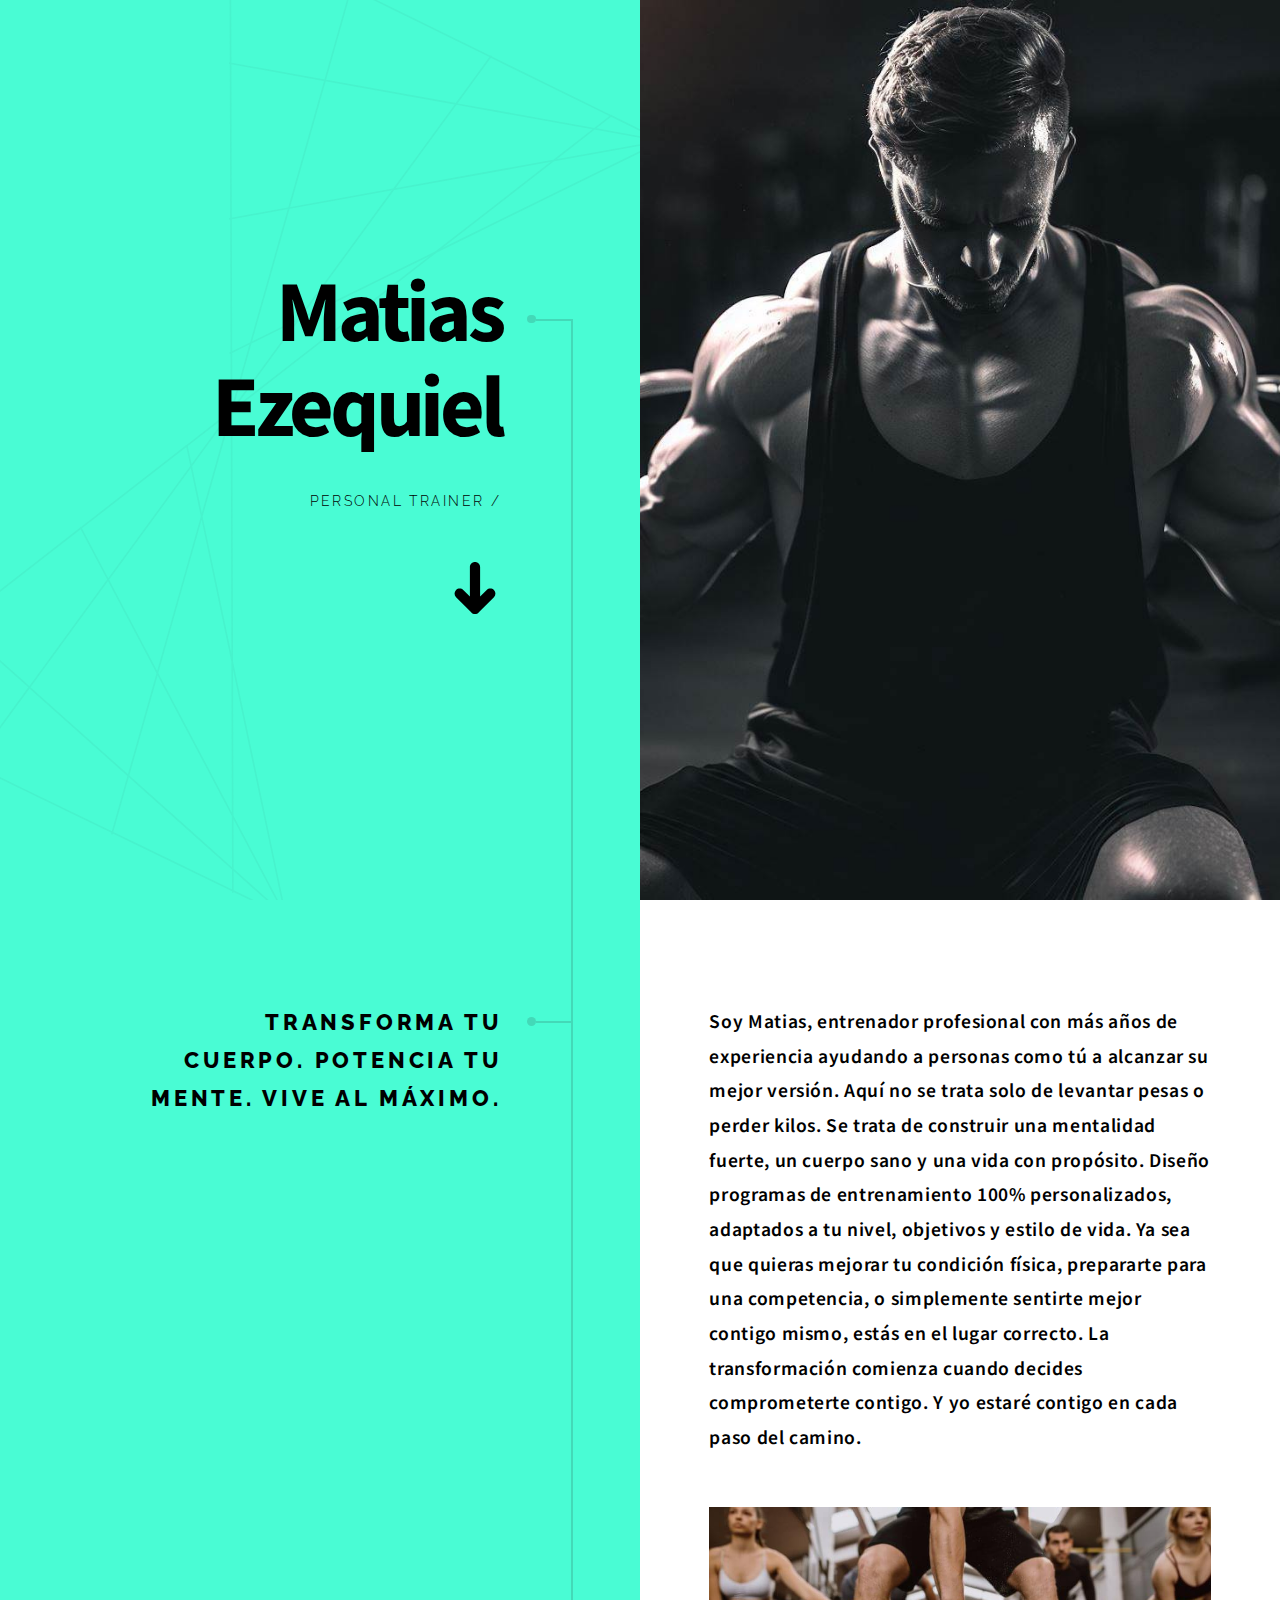
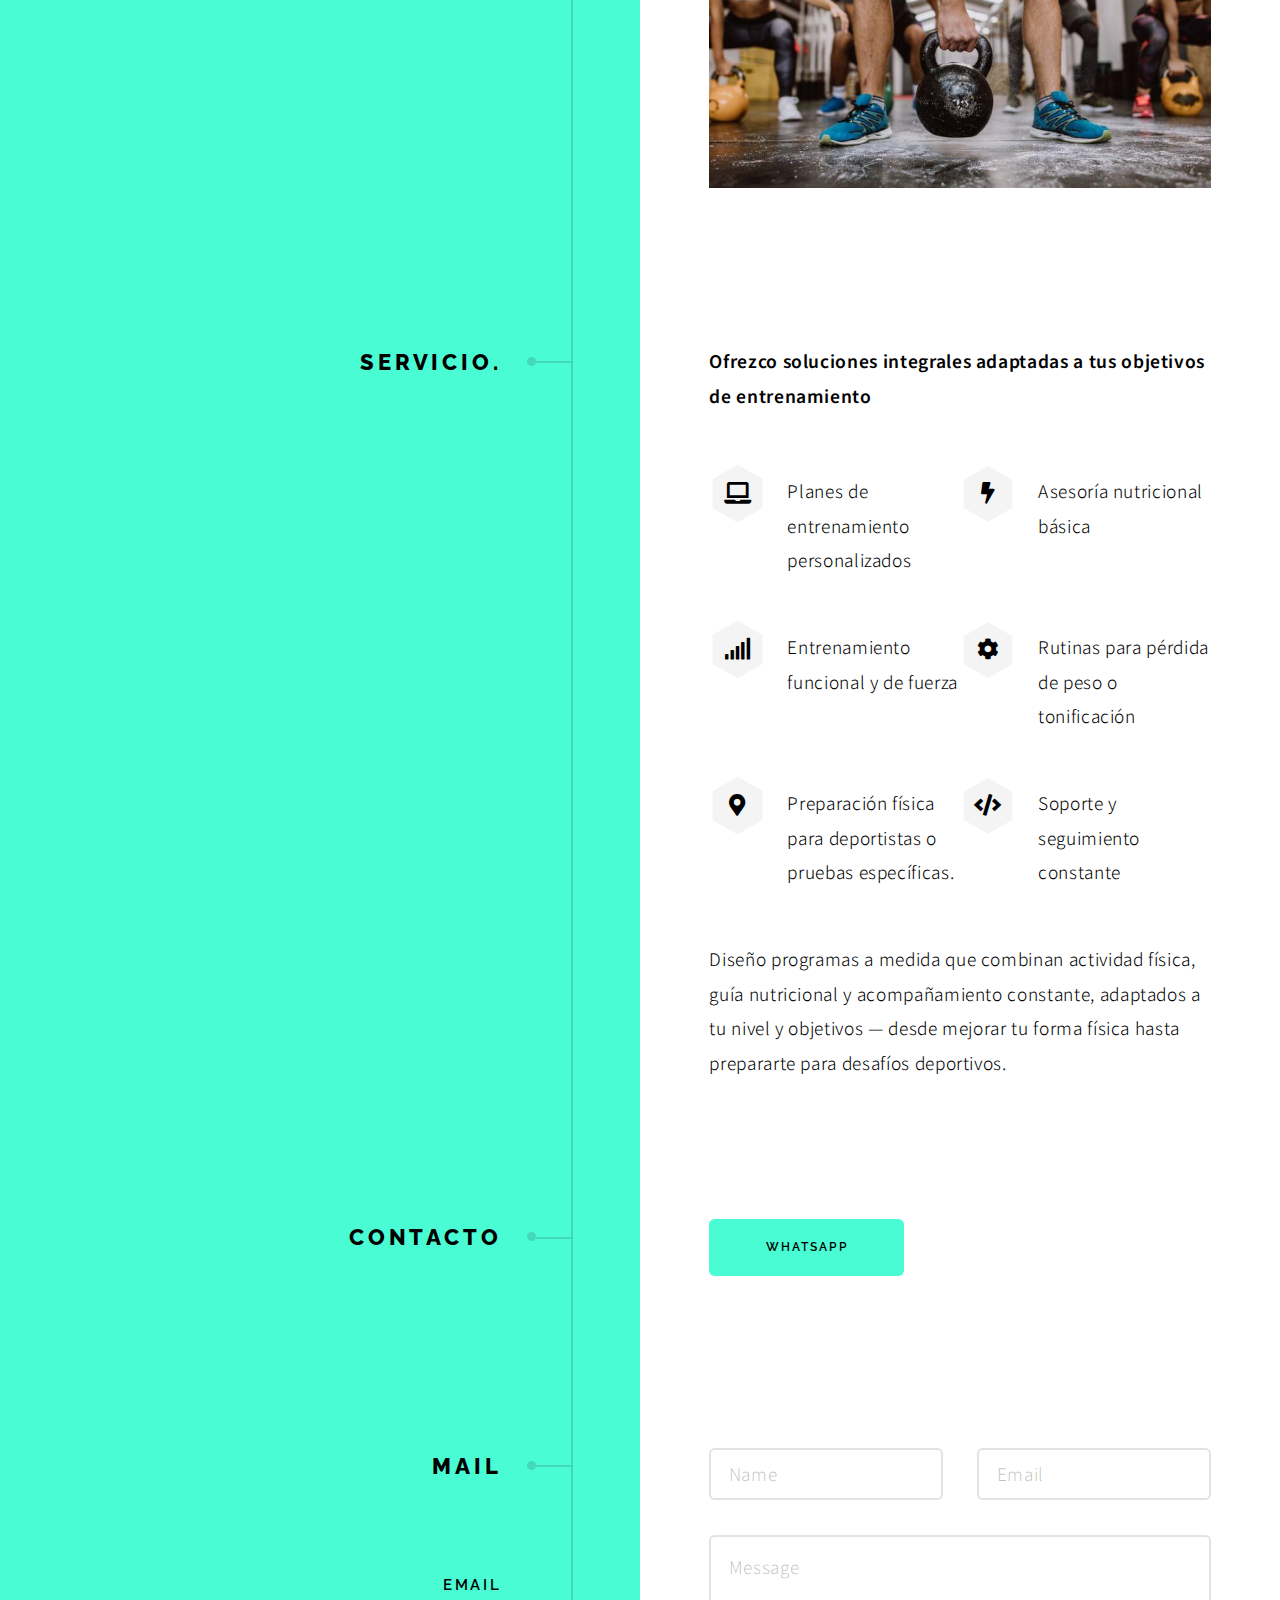
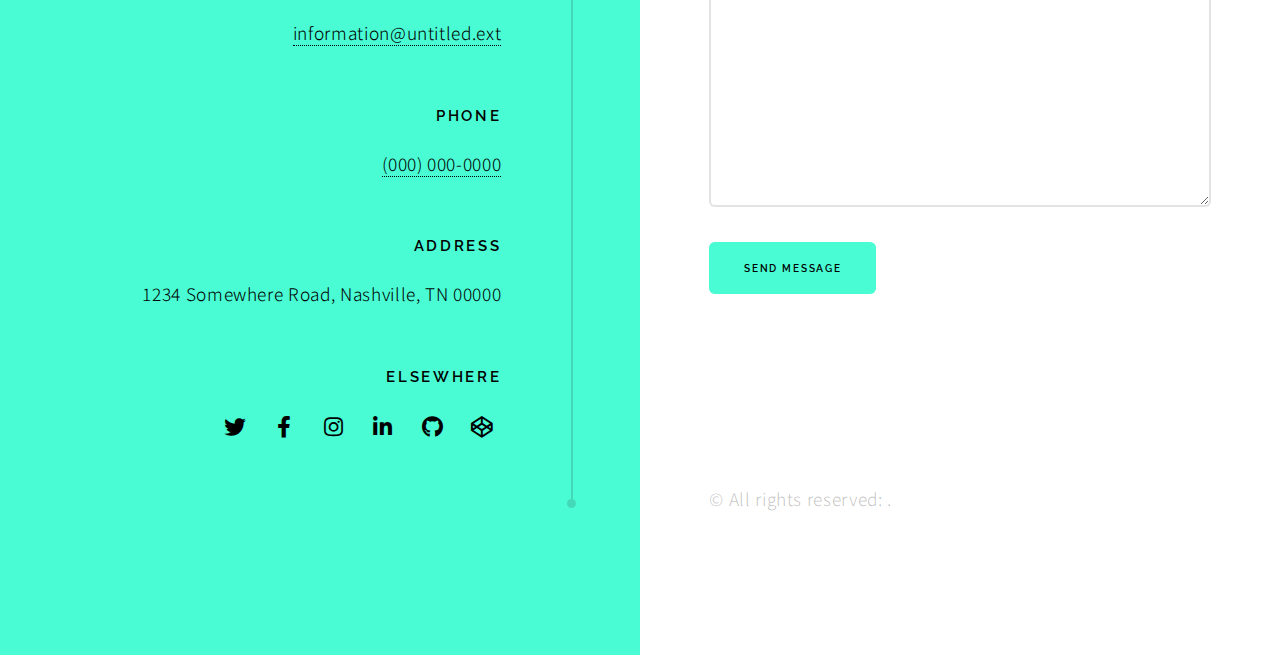
<file: index.html>
<!DOCTYPE HTML>
<!--
	Paradigm Shift by HTML5 UP
	html5up.net | @ajlkn
	Free for personal and commercial use under the CCA 3.0 license (html5up.net/license)
-->
<html>
	<head>
		<title>Matias Ezequiel</title>
		<meta charset="utf-8" />
		<meta name="viewport" content="width=device-width, initial-scale=1, user-scalable=no" />
		<meta name="description" content="" />
		<meta name="keywords" content="" />
		<link rel="stylesheet" href="assets/css/main.css" />
		<link href="https://fonts.googleapis.com/css2?family=Noto+Sans+JP&display=swap" rel="stylesheet">

	</head>
	<body class="is-preload">

		<!-- Wrapper -->
			<div id="wrapper">

				<!-- Intro -->
					<section class="intro">
						<header>
							<h1>Matias Ezequiel</h1>
							<p>Personal Trainer <a href="https://twitter.com/ajlkn"></a> / <a href="https://html5up.net"></a></p>
							<ul class="actions">
								<li><a href="#first" class="arrow scrolly"><span class="label"></span></a></li>
							</ul>
						</header>
						<div class="content">
							<span class="image fill" data-position="center"><img src="images/pic01.jpg" alt="" /></span>
						</div>
					</section>

				<!-- Section -->
					<section id="first">
						<header>
							<h2>Transforma tu cuerpo. Potencia tu mente. Vive al máximo.</h2>
						</header>
						<div class="content">
							<p><strong>Soy Matias, entrenador profesional con más años de experiencia ayudando a personas como tú a alcanzar su mejor versión. Aquí no se trata solo de levantar pesas o perder kilos. Se trata de construir una mentalidad fuerte, un cuerpo sano y una vida con propósito.

Diseño programas de entrenamiento 100% personalizados, adaptados a tu nivel, objetivos y estilo de vida. Ya sea que quieras mejorar tu condición física, prepararte para una competencia, o simplemente sentirte mejor contigo mismo, estás en el lugar correcto.

La transformación comienza cuando decides comprometerte contigo.
Y yo estaré contigo en cada paso del camino.</strong> </p>
							<span class="image main"><img src="images/pic02.jpg" alt="" /></span>
						</div>
					</section>

				<!-- Section -->
					<section>
						<header>
							<h2>Servicio.</h2>
						</header>
						<div class="content">
							<p><strong>Ofrezco soluciones integrales adaptadas a tus objetivos de entrenamiento</strong> </p>
							<ul class="feature-icons">
								<li class="icon solid fa-laptop">Planes de entrenamiento personalizados</li>
								<li class="icon solid fa-bolt">Asesoría nutricional básica</li>
								<li class="icon solid fa-signal">Entrenamiento funcional y de fuerza</li>
								<li class="icon solid fa-cog">Rutinas para pérdida de peso o tonificación</li>
								<li class="icon solid fa-map-marker-alt">Preparación física para deportistas o pruebas específicas.</li>
								<li class="icon solid fa-code">Soporte y seguimiento constante</li>
							</ul>
							<p>Diseño programas a medida que combinan actividad física, guía nutricional y acompañamiento constante, adaptados a tu nivel y objetivos — desde mejorar tu forma física hasta prepararte para desafíos deportivos.</p>
						</div>
					</section>

					</section>

				<!-- Section -->
					<section>
						<header>
							<h2>Contacto</h2>
						</header>
						<div class="content">
							
							<ul class="actions">
								<li><a href="#" class="button primary large">Whatsapp</a></li>
							
							</ul>
						</div>
					</section>

				<!-- Elements -->
				<!--
					<section>
						<header>
							<h2>Elements</h2>
						</header>
						<div class="content">

							<section>
								<header>
									<h3>Text</h3>
								</header>
								<div class="content">
									<p>This is <b>bold</b> and this is <strong>strong</strong>. This is <i>italic</i> and this is <em>emphasized</em>.
									This is <sup>superscript</sup> text and this is <sub>subscript</sub> text.
									This is <u>underlined</u> and this is code: <code>for (;;) { ... }</code>. Finally, <a href="#">this is a link</a>.</p>
									<hr />
									<h2>Heading Level 2</h2>
									<h3>Heading Level 3</h3>
									<h4>Heading Level 4</h4>
									<h5>Heading Level 5</h5>
									<hr />
									<h5>Blockquote</h5>
									<blockquote>Fringilla nisl. Donec accumsan interdum nisi, quis tincidunt felis sagittis eget tempus euismod. Vestibulum ante ipsum primis in faucibus vestibulum. Blandit adipiscing eu felis iaculis volutpat ac adipiscing accumsan faucibus. Vestibulum ante ipsum primis in faucibus lorem ipsum dolor sit amet nullam adipiscing eu felis.</blockquote>
									<h5>Preformatted</h5>
									<pre><code>i = 0;

while (!deck.isInOrder()) {
  print 'Iteration ' + i;
  deck.shuffle();
  i++;
}

print 'Sorted in ' + i + ' iterations.';</code></pre>
								</div>
							</section>

							<section>
								<header>
									<h3>Lists</h3>
								</header>
								<div class="content">

									<h4>Unordered</h4>
									<ul>
										<li>Dolor pulvinar etiam.</li>
										<li>Sagittis adipiscing.</li>
										<li>Felis enim feugiat.</li>
									</ul>

									<h4>Alternate</h4>
									<ul class="alt">
										<li>Dolor pulvinar etiam.</li>
										<li>Sagittis adipiscing.</li>
										<li>Felis enim feugiat.</li>
									</ul>

									<h4>Ordered</h4>
									<ol>
										<li>Dolor pulvinar etiam.</li>
										<li>Etiam vel felis viverra.</li>
										<li>Felis enim feugiat.</li>
										<li>Dolor pulvinar etiam.</li>
										<li>Etiam vel felis lorem.</li>
										<li>Felis enim et feugiat.</li>
									</ol>
									<h4>Icons</h4>
									<ul class="icons">
										<li><a href="#" class="icon brands fa-twitter"><span class="label">Twitter</span></a></li>
										<li><a href="#" class="icon brands fa-facebook-f"><span class="label">Facebook</span></a></li>
										<li><a href="#" class="icon brands fa-instagram"><span class="label">Instagram</span></a></li>
										<li><a href="#" class="icon brands fa-github"><span class="label">Github</span></a></li>
									</ul>

									<h4>Actions</h4>
									<ul class="actions">
										<li><a href="#" class="button primary">Default</a></li>
										<li><a href="#" class="button">Default</a></li>
									</ul>
									<ul class="actions stacked">
										<li><a href="#" class="button primary">Default</a></li>
										<li><a href="#" class="button">Default</a></li>
									</ul>
								</div>
							</section>

							<section>
								<header>
									<h3>Table</h3>
								</header>
								<div class="content">
									<h4>Default</h4>
									<div class="table-wrapper">
										<table>
											<thead>
												<tr>
													<th>Name</th>
													<th>Description</th>
													<th>Price</th>
												</tr>
											</thead>
											<tbody>
												<tr>
													<td>Item One</td>
													<td>Ante turpis integer aliquet porttitor.</td>
													<td>29.99</td>
												</tr>
												<tr>
													<td>Item Two</td>
													<td>Vis ac commodo adipiscing arcu aliquet.</td>
													<td>19.99</td>
												</tr>
												<tr>
													<td>Item Three</td>
													<td> Morbi faucibus arcu accumsan lorem.</td>
													<td>29.99</td>
												</tr>
												<tr>
													<td>Item Four</td>
													<td>Vitae integer tempus condimentum.</td>
													<td>19.99</td>
												</tr>
												<tr>
													<td>Item Five</td>
													<td>Ante turpis integer aliquet porttitor.</td>
													<td>29.99</td>
												</tr>
											</tbody>
											<tfoot>
												<tr>
													<td colspan="2"></td>
													<td>100.00</td>
												</tr>
											</tfoot>
										</table>
									</div>

									<h4>Alternate</h4>
									<div class="table-wrapper">
										<table class="alt">
											<thead>
												<tr>
													<th>Name</th>
													<th>Description</th>
													<th>Price</th>
												</tr>
											</thead>
											<tbody>
												<tr>
													<td>Item One</td>
													<td>Ante turpis integer aliquet porttitor.</td>
													<td>29.99</td>
												</tr>
												<tr>
													<td>Item Two</td>
													<td>Vis ac commodo adipiscing arcu aliquet.</td>
													<td>19.99</td>
												</tr>
												<tr>
													<td>Item Three</td>
													<td> Morbi faucibus arcu accumsan lorem.</td>
													<td>29.99</td>
												</tr>
												<tr>
													<td>Item Four</td>
													<td>Vitae integer tempus condimentum.</td>
													<td>19.99</td>
												</tr>
												<tr>
													<td>Item Five</td>
													<td>Ante turpis integer aliquet porttitor.</td>
													<td>29.99</td>
												</tr>
											</tbody>
											<tfoot>
												<tr>
													<td colspan="2"></td>
													<td>100.00</td>
												</tr>
											</tfoot>
										</table>
									</div>
								</div>
							</section>

							<section>
								<header>
									<h3>Buttons</h3>
								</header>
								<div class="content">
									<ul class="actions">
										<li><a href="#" class="button primary">Primary</a></li>
										<li><a href="#" class="button">Default</a></li>
									</ul>
									<ul class="actions">
										<li><a href="#" class="button large">Large</a></li>
										<li><a href="#" class="button">Default</a></li>
										<li><a href="#" class="button small">Small</a></li>
									</ul>
									<ul class="actions">
										<li><a href="#" class="button primary icon solid fa-download">Icon</a></li>
										<li><a href="#" class="button icon solid fa-download">Icon</a></li>
									</ul>
									<ul class="actions">
										<li><span class="button primary disabled">Disabled</span></li>
										<li><span class="button disabled">Disabled</span></li>
									</ul>
								</div>
							</section>

							<section>
								<header>
									<h3>Form</h3>
								</header>
								<div class="content">
									<form method="post" action="#">
										<div class="fields">
											<div class="field half">
												<label for="demo-name">Name</label>
												<input type="text" name="demo-name" id="demo-name" value="" placeholder="Jane Doe" />
											</div>
											<div class="field half">
												<label for="demo-email">Email</label>
												<input type="email" name="demo-email" id="demo-email" value="" placeholder="jane@untitled.tld" />
											</div>
											<div class="field">
												<label for="demo-category">Category</label>
												<select name="demo-category" id="demo-category">
													<option value="">-</option>
													<option value="1">Manufacturing</option>
													<option value="1">Shipping</option>
													<option value="1">Administration</option>
													<option value="1">Human Resources</option>
												</select>
											</div>
											<div class="field half">
												<input type="radio" id="demo-priority-low" name="demo-priority" checked>
												<label for="demo-priority-low">Low</label>
											</div>
											<div class="field half">
												<input type="radio" id="demo-priority-high" name="demo-priority">
												<label for="demo-priority-high">High</label>
											</div>
											<div class="field half">
												<input type="checkbox" id="demo-copy" name="demo-copy">
												<label for="demo-copy">Email me a copy</label>
											</div>
											<div class="field half">
												<input type="checkbox" id="demo-human" name="demo-human" checked>
												<label for="demo-human">Not a robot</label>
											</div>
											<div class="field">
												<label for="demo-message">Message</label>
												<textarea name="demo-message" id="demo-message" placeholder="Enter your message" rows="6"></textarea>
											</div>
										</div>
										<ul class="actions">
											<li><input type="submit" value="Send Message" class="primary" /></li>
											<li><input type="reset" value="Reset" /></li>
										</ul>
									</form>
								</div>
							</section>

						</div>
					</section>
				-->

				<!-- Section -->
					<section>
						<header>
							<h2>Mail</h2>
						</header>
						<div class="content">
						
							<form>
								<div class="fields">
									<div class="field half">
										<input type="text" name="name" id="name" placeholder="Name" />
									</div>
									<div class="field half">
										<input type="email" name="email" id="email" placeholder="Email" />
									</div>
									<div class="field">
										<textarea name="message" id="message" placeholder="Message" rows="7"></textarea>
									</div>
								</div>
								<ul class="actions">
									<li><input type="submit" value="Send Message" class="button primary" /></li>
								</ul>
							</form>
						</div>
						<footer>
							<ul class="items">
								<li>
									<h3>Email</h3>
									<a href="#">information@untitled.ext</a>
								</li>
								<li>
									<h3>Phone</h3>
									<a href="#">(000) 000-0000</a>
								</li>
								<li>
									<h3>Address</h3>
									<span>1234 Somewhere Road, Nashville, TN 00000</span>
								</li>
								<li>
									<h3>Elsewhere</h3>
									<ul class="icons">
										<li><a href="#" class="icon brands fa-twitter"><span class="label">Twitter</span></a></li>
										<li><a href="#" class="icon brands fa-facebook-f"><span class="label">Facebook</span></a></li>
										<li><a href="#" class="icon brands fa-instagram"><span class="label">Instagram</span></a></li>
										<li><a href="#" class="icon brands fa-linkedin-in"><span class="label">LinkedIn</span></a></li>
										<li><a href="#" class="icon brands fa-github"><span class="label">GitHub</span></a></li>
										<li><a href="#" class="icon brands fa-codepen"><span class="label">Codepen</span></a></li>
									</ul>
								</li>
							</ul>
						</footer>
					</section>

				<!-- Copyright -->
					<div class="copyright">&copy; All rights reserved: <a href="https://html5up.net"></a>.</div>

			</div>

		<!-- Scripts -->
			<script src="assets/js/jquery.min.js"></script>
			<script src="assets/js/jquery.scrolly.min.js"></script>
			<script src="assets/js/browser.min.js"></script>
			<script src="assets/js/breakpoints.min.js"></script>
			<script src="assets/js/util.js"></script>
			<script src="assets/js/main.js"></script>

	</body>

</html>
</file>
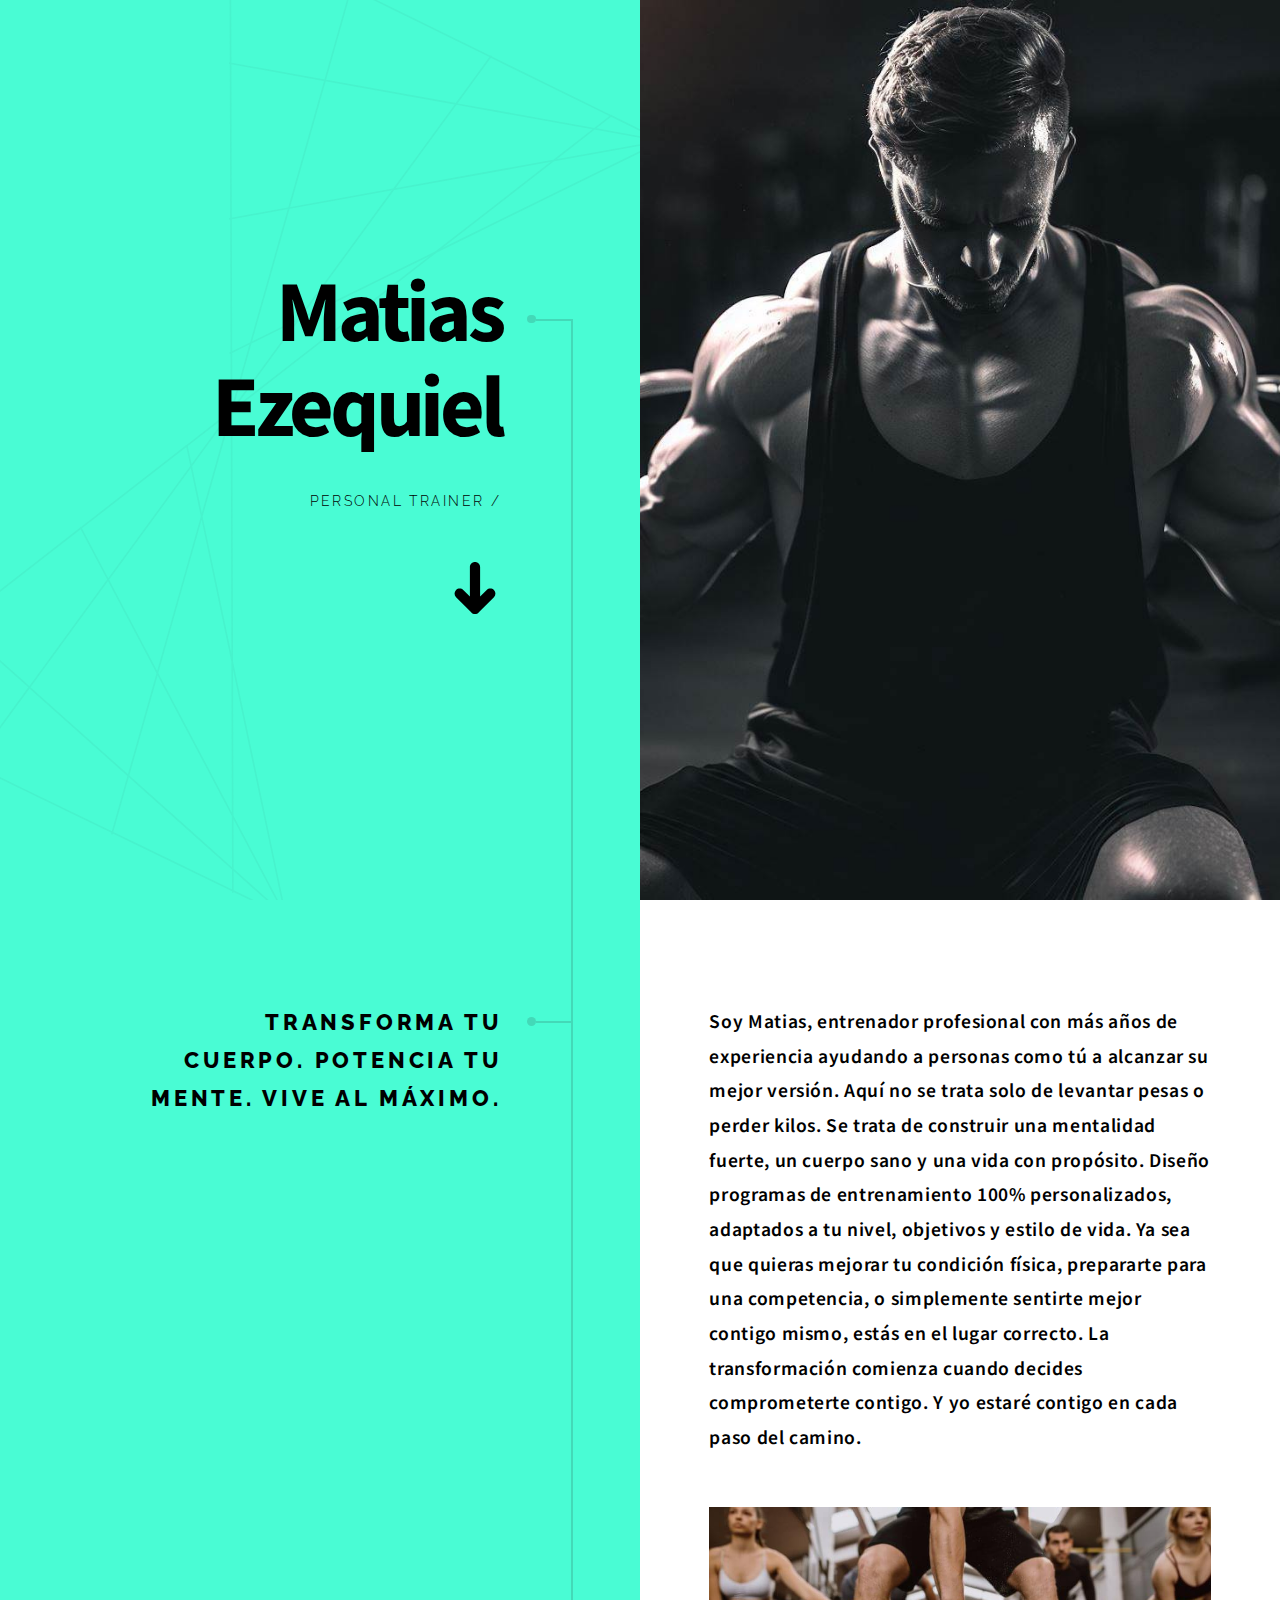
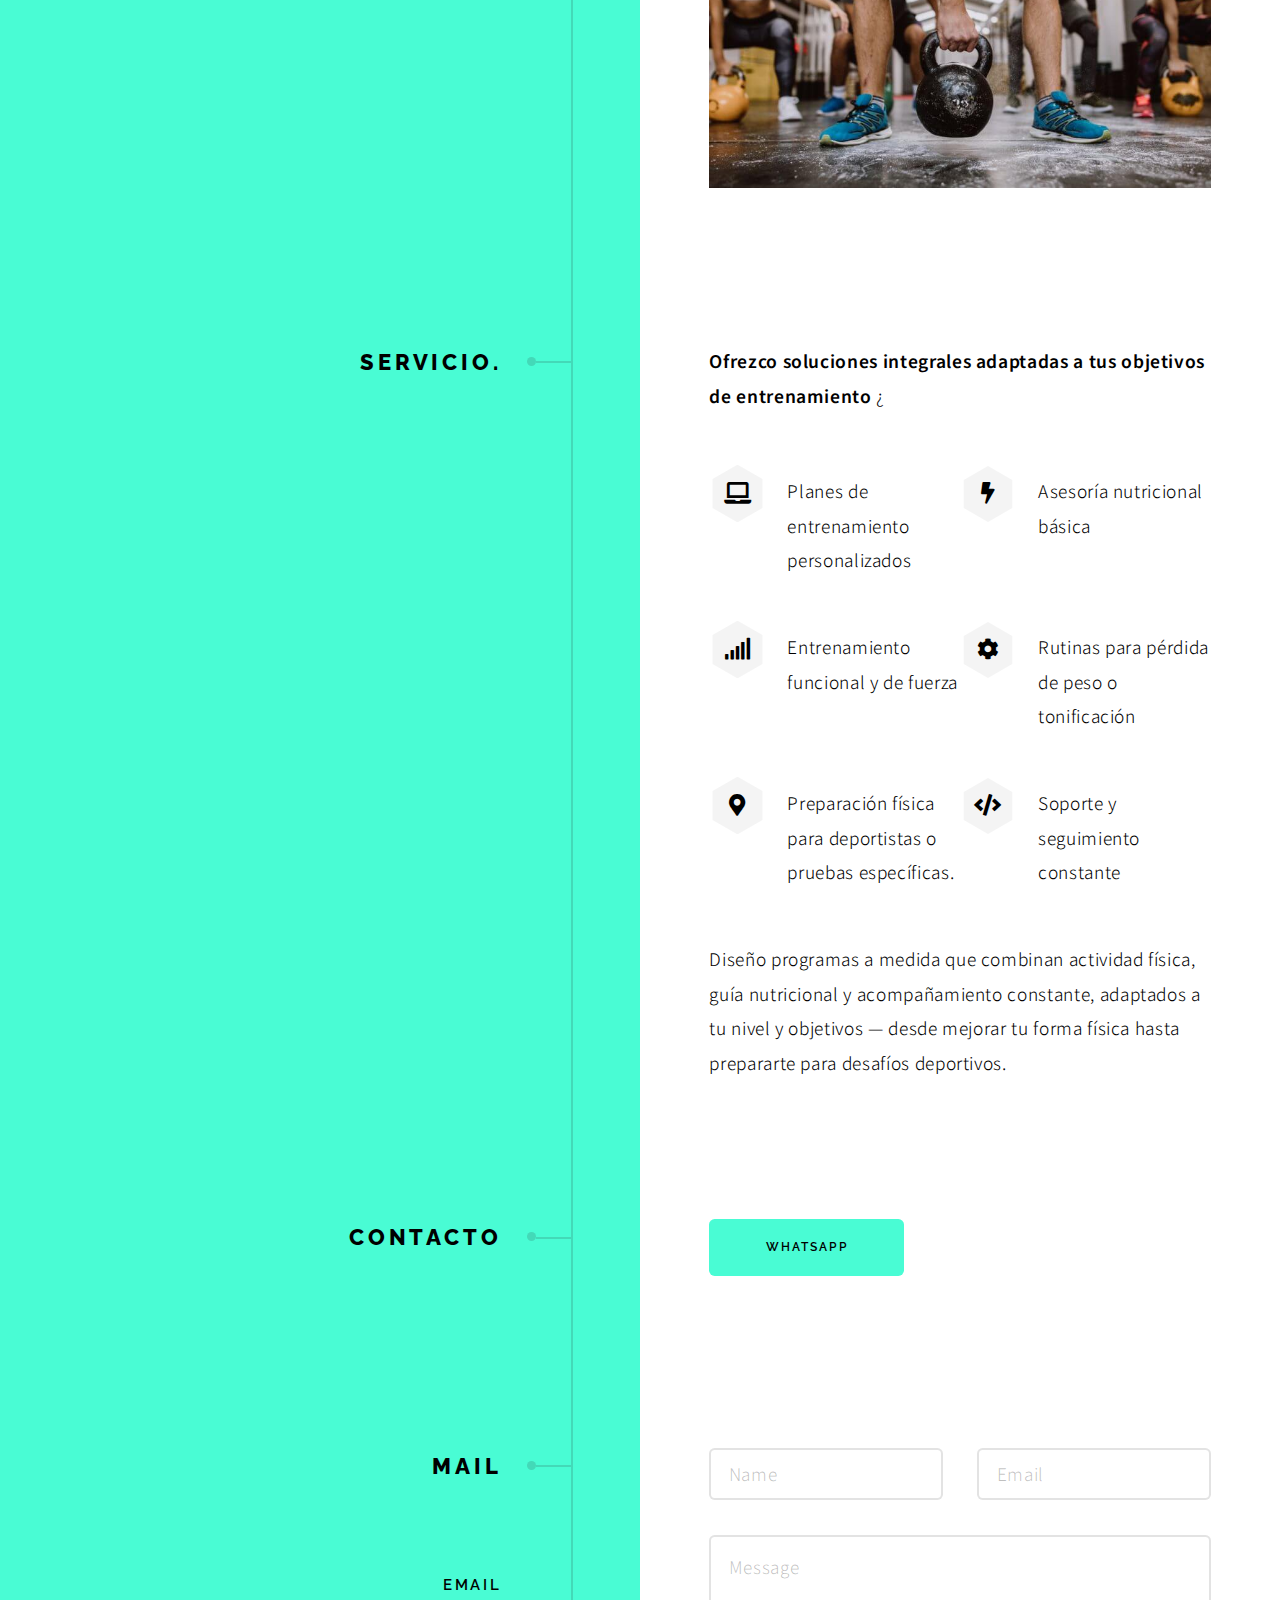
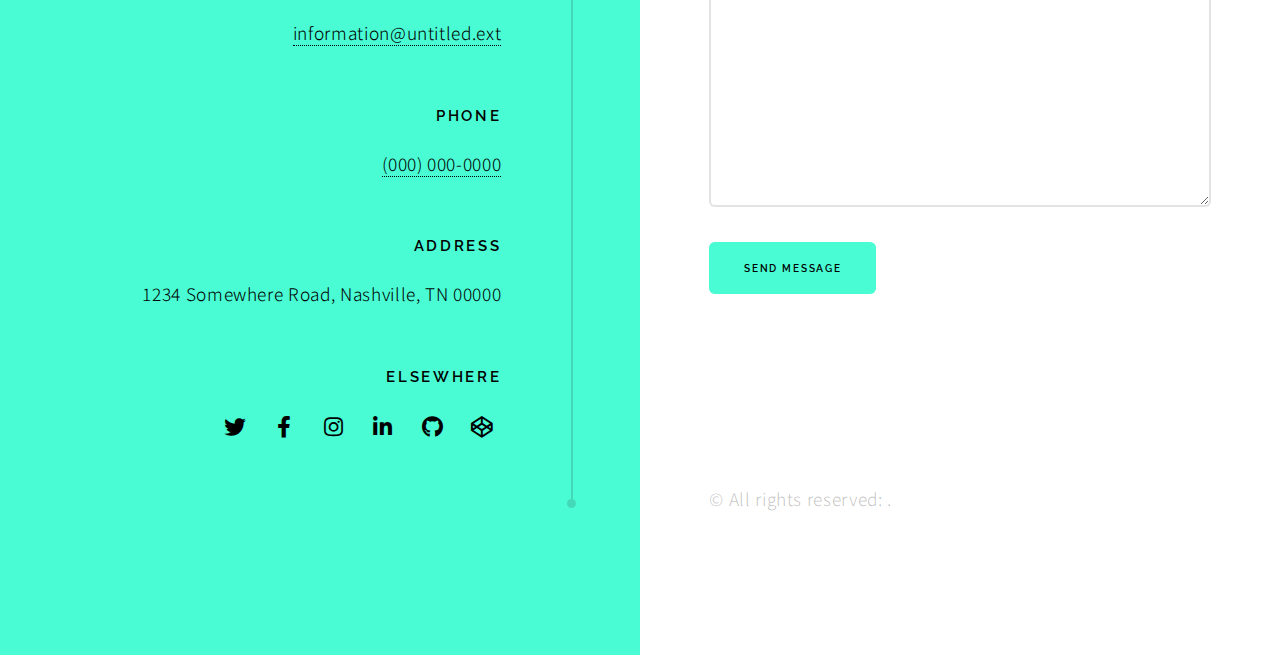
<file: html5up-paradigm-shift - copia/index.html>
<!DOCTYPE HTML>
<!--
	Paradigm Shift by HTML5 UP
	html5up.net | @ajlkn
	Free for personal and commercial use under the CCA 3.0 license (html5up.net/license)
-->
<html>
	<head>
		<title>Matias Ezequiel</title>
		<meta charset="utf-8" />
		<meta name="viewport" content="width=device-width, initial-scale=1, user-scalable=no" />
		<meta name="description" content="" />
		<meta name="keywords" content="" />
		<link rel="stylesheet" href="assets/css/main.css" />
		<link href="https://fonts.googleapis.com/css2?family=Noto+Sans+JP&display=swap" rel="stylesheet">

	</head>
	<body class="is-preload">

		<!-- Wrapper -->
			<div id="wrapper">

				<!-- Intro -->
					<section class="intro">
						<header>
							<h1>Matias Ezequiel</h1>
							<p>Personal Trainer <a href="https://twitter.com/ajlkn"></a> / <a href="https://html5up.net"></a></p>
							<ul class="actions">
								<li><a href="#first" class="arrow scrolly"><span class="label"></span></a></li>
							</ul>
						</header>
						<div class="content">
							<span class="image fill" data-position="center"><img src="images/pic01.jpg" alt="" /></span>
						</div>
					</section>

				<!-- Section -->
					<section id="first">
						<header>
							<h2>Transforma tu cuerpo. Potencia tu mente. Vive al máximo.</h2>
						</header>
						<div class="content">
							<p><strong>Soy Matias, entrenador profesional con más años de experiencia ayudando a personas como tú a alcanzar su mejor versión. Aquí no se trata solo de levantar pesas o perder kilos. Se trata de construir una mentalidad fuerte, un cuerpo sano y una vida con propósito.

Diseño programas de entrenamiento 100% personalizados, adaptados a tu nivel, objetivos y estilo de vida. Ya sea que quieras mejorar tu condición física, prepararte para una competencia, o simplemente sentirte mejor contigo mismo, estás en el lugar correcto.

La transformación comienza cuando decides comprometerte contigo.
Y yo estaré contigo en cada paso del camino.</strong> </p>
							<span class="image main"><img src="images/pic02.jpg" alt="" /></span>
						</div>
					</section>

				<!-- Section -->
					<section>
						<header>
							<h2>Servicio.</h2>
						</header>
						<div class="content">
							<p><strong>Ofrezco soluciones integrales adaptadas a tus objetivos de entrenamiento</strong> ¿</p>
							<ul class="feature-icons">
								<li class="icon solid fa-laptop">Planes de entrenamiento personalizados</li>
								<li class="icon solid fa-bolt">Asesoría nutricional básica</li>
								<li class="icon solid fa-signal">Entrenamiento funcional y de fuerza</li>
								<li class="icon solid fa-cog">Rutinas para pérdida de peso o tonificación</li>
								<li class="icon solid fa-map-marker-alt">Preparación física para deportistas o pruebas específicas.</li>
								<li class="icon solid fa-code">Soporte y seguimiento constante</li>
							</ul>
							<p>Diseño programas a medida que combinan actividad física, guía nutricional y acompañamiento constante, adaptados a tu nivel y objetivos — desde mejorar tu forma física hasta prepararte para desafíos deportivos.</p>
						</div>
					</section>

					</section>

				<!-- Section -->
					<section>
						<header>
							<h2>Contacto</h2>
						</header>
						<div class="content">
							
							<ul class="actions">
								<li><a href="#" class="button primary large">Whatsapp</a></li>
							
							</ul>
						</div>
					</section>

				<!-- Elements -->
				<!--
					<section>
						<header>
							<h2>Elements</h2>
						</header>
						<div class="content">

							<section>
								<header>
									<h3>Text</h3>
								</header>
								<div class="content">
									<p>This is <b>bold</b> and this is <strong>strong</strong>. This is <i>italic</i> and this is <em>emphasized</em>.
									This is <sup>superscript</sup> text and this is <sub>subscript</sub> text.
									This is <u>underlined</u> and this is code: <code>for (;;) { ... }</code>. Finally, <a href="#">this is a link</a>.</p>
									<hr />
									<h2>Heading Level 2</h2>
									<h3>Heading Level 3</h3>
									<h4>Heading Level 4</h4>
									<h5>Heading Level 5</h5>
									<hr />
									<h5>Blockquote</h5>
									<blockquote>Fringilla nisl. Donec accumsan interdum nisi, quis tincidunt felis sagittis eget tempus euismod. Vestibulum ante ipsum primis in faucibus vestibulum. Blandit adipiscing eu felis iaculis volutpat ac adipiscing accumsan faucibus. Vestibulum ante ipsum primis in faucibus lorem ipsum dolor sit amet nullam adipiscing eu felis.</blockquote>
									<h5>Preformatted</h5>
									<pre><code>i = 0;

while (!deck.isInOrder()) {
  print 'Iteration ' + i;
  deck.shuffle();
  i++;
}

print 'Sorted in ' + i + ' iterations.';</code></pre>
								</div>
							</section>

							<section>
								<header>
									<h3>Lists</h3>
								</header>
								<div class="content">

									<h4>Unordered</h4>
									<ul>
										<li>Dolor pulvinar etiam.</li>
										<li>Sagittis adipiscing.</li>
										<li>Felis enim feugiat.</li>
									</ul>

									<h4>Alternate</h4>
									<ul class="alt">
										<li>Dolor pulvinar etiam.</li>
										<li>Sagittis adipiscing.</li>
										<li>Felis enim feugiat.</li>
									</ul>

									<h4>Ordered</h4>
									<ol>
										<li>Dolor pulvinar etiam.</li>
										<li>Etiam vel felis viverra.</li>
										<li>Felis enim feugiat.</li>
										<li>Dolor pulvinar etiam.</li>
										<li>Etiam vel felis lorem.</li>
										<li>Felis enim et feugiat.</li>
									</ol>
									<h4>Icons</h4>
									<ul class="icons">
										<li><a href="#" class="icon brands fa-twitter"><span class="label">Twitter</span></a></li>
										<li><a href="#" class="icon brands fa-facebook-f"><span class="label">Facebook</span></a></li>
										<li><a href="#" class="icon brands fa-instagram"><span class="label">Instagram</span></a></li>
										<li><a href="#" class="icon brands fa-github"><span class="label">Github</span></a></li>
									</ul>

									<h4>Actions</h4>
									<ul class="actions">
										<li><a href="#" class="button primary">Default</a></li>
										<li><a href="#" class="button">Default</a></li>
									</ul>
									<ul class="actions stacked">
										<li><a href="#" class="button primary">Default</a></li>
										<li><a href="#" class="button">Default</a></li>
									</ul>
								</div>
							</section>

							<section>
								<header>
									<h3>Table</h3>
								</header>
								<div class="content">
									<h4>Default</h4>
									<div class="table-wrapper">
										<table>
											<thead>
												<tr>
													<th>Name</th>
													<th>Description</th>
													<th>Price</th>
												</tr>
											</thead>
											<tbody>
												<tr>
													<td>Item One</td>
													<td>Ante turpis integer aliquet porttitor.</td>
													<td>29.99</td>
												</tr>
												<tr>
													<td>Item Two</td>
													<td>Vis ac commodo adipiscing arcu aliquet.</td>
													<td>19.99</td>
												</tr>
												<tr>
													<td>Item Three</td>
													<td> Morbi faucibus arcu accumsan lorem.</td>
													<td>29.99</td>
												</tr>
												<tr>
													<td>Item Four</td>
													<td>Vitae integer tempus condimentum.</td>
													<td>19.99</td>
												</tr>
												<tr>
													<td>Item Five</td>
													<td>Ante turpis integer aliquet porttitor.</td>
													<td>29.99</td>
												</tr>
											</tbody>
											<tfoot>
												<tr>
													<td colspan="2"></td>
													<td>100.00</td>
												</tr>
											</tfoot>
										</table>
									</div>

									<h4>Alternate</h4>
									<div class="table-wrapper">
										<table class="alt">
											<thead>
												<tr>
													<th>Name</th>
													<th>Description</th>
													<th>Price</th>
												</tr>
											</thead>
											<tbody>
												<tr>
													<td>Item One</td>
													<td>Ante turpis integer aliquet porttitor.</td>
													<td>29.99</td>
												</tr>
												<tr>
													<td>Item Two</td>
													<td>Vis ac commodo adipiscing arcu aliquet.</td>
													<td>19.99</td>
												</tr>
												<tr>
													<td>Item Three</td>
													<td> Morbi faucibus arcu accumsan lorem.</td>
													<td>29.99</td>
												</tr>
												<tr>
													<td>Item Four</td>
													<td>Vitae integer tempus condimentum.</td>
													<td>19.99</td>
												</tr>
												<tr>
													<td>Item Five</td>
													<td>Ante turpis integer aliquet porttitor.</td>
													<td>29.99</td>
												</tr>
											</tbody>
											<tfoot>
												<tr>
													<td colspan="2"></td>
													<td>100.00</td>
												</tr>
											</tfoot>
										</table>
									</div>
								</div>
							</section>

							<section>
								<header>
									<h3>Buttons</h3>
								</header>
								<div class="content">
									<ul class="actions">
										<li><a href="#" class="button primary">Primary</a></li>
										<li><a href="#" class="button">Default</a></li>
									</ul>
									<ul class="actions">
										<li><a href="#" class="button large">Large</a></li>
										<li><a href="#" class="button">Default</a></li>
										<li><a href="#" class="button small">Small</a></li>
									</ul>
									<ul class="actions">
										<li><a href="#" class="button primary icon solid fa-download">Icon</a></li>
										<li><a href="#" class="button icon solid fa-download">Icon</a></li>
									</ul>
									<ul class="actions">
										<li><span class="button primary disabled">Disabled</span></li>
										<li><span class="button disabled">Disabled</span></li>
									</ul>
								</div>
							</section>

							<section>
								<header>
									<h3>Form</h3>
								</header>
								<div class="content">
									<form method="post" action="#">
										<div class="fields">
											<div class="field half">
												<label for="demo-name">Name</label>
												<input type="text" name="demo-name" id="demo-name" value="" placeholder="Jane Doe" />
											</div>
											<div class="field half">
												<label for="demo-email">Email</label>
												<input type="email" name="demo-email" id="demo-email" value="" placeholder="jane@untitled.tld" />
											</div>
											<div class="field">
												<label for="demo-category">Category</label>
												<select name="demo-category" id="demo-category">
													<option value="">-</option>
													<option value="1">Manufacturing</option>
													<option value="1">Shipping</option>
													<option value="1">Administration</option>
													<option value="1">Human Resources</option>
												</select>
											</div>
											<div class="field half">
												<input type="radio" id="demo-priority-low" name="demo-priority" checked>
												<label for="demo-priority-low">Low</label>
											</div>
											<div class="field half">
												<input type="radio" id="demo-priority-high" name="demo-priority">
												<label for="demo-priority-high">High</label>
											</div>
											<div class="field half">
												<input type="checkbox" id="demo-copy" name="demo-copy">
												<label for="demo-copy">Email me a copy</label>
											</div>
											<div class="field half">
												<input type="checkbox" id="demo-human" name="demo-human" checked>
												<label for="demo-human">Not a robot</label>
											</div>
											<div class="field">
												<label for="demo-message">Message</label>
												<textarea name="demo-message" id="demo-message" placeholder="Enter your message" rows="6"></textarea>
											</div>
										</div>
										<ul class="actions">
											<li><input type="submit" value="Send Message" class="primary" /></li>
											<li><input type="reset" value="Reset" /></li>
										</ul>
									</form>
								</div>
							</section>

						</div>
					</section>
				-->

				<!-- Section -->
					<section>
						<header>
							<h2>Mail</h2>
						</header>
						<div class="content">
						
							<form>
								<div class="fields">
									<div class="field half">
										<input type="text" name="name" id="name" placeholder="Name" />
									</div>
									<div class="field half">
										<input type="email" name="email" id="email" placeholder="Email" />
									</div>
									<div class="field">
										<textarea name="message" id="message" placeholder="Message" rows="7"></textarea>
									</div>
								</div>
								<ul class="actions">
									<li><input type="submit" value="Send Message" class="button primary" /></li>
								</ul>
							</form>
						</div>
						<footer>
							<ul class="items">
								<li>
									<h3>Email</h3>
									<a href="#">information@untitled.ext</a>
								</li>
								<li>
									<h3>Phone</h3>
									<a href="#">(000) 000-0000</a>
								</li>
								<li>
									<h3>Address</h3>
									<span>1234 Somewhere Road, Nashville, TN 00000</span>
								</li>
								<li>
									<h3>Elsewhere</h3>
									<ul class="icons">
										<li><a href="#" class="icon brands fa-twitter"><span class="label">Twitter</span></a></li>
										<li><a href="#" class="icon brands fa-facebook-f"><span class="label">Facebook</span></a></li>
										<li><a href="#" class="icon brands fa-instagram"><span class="label">Instagram</span></a></li>
										<li><a href="#" class="icon brands fa-linkedin-in"><span class="label">LinkedIn</span></a></li>
										<li><a href="#" class="icon brands fa-github"><span class="label">GitHub</span></a></li>
										<li><a href="#" class="icon brands fa-codepen"><span class="label">Codepen</span></a></li>
									</ul>
								</li>
							</ul>
						</footer>
					</section>

				<!-- Copyright -->
					<div class="copyright">&copy; All rights reserved: <a href="https://html5up.net"></a>.</div>

			</div>

		<!-- Scripts -->
			<script src="assets/js/jquery.min.js"></script>
			<script src="assets/js/jquery.scrolly.min.js"></script>
			<script src="assets/js/browser.min.js"></script>
			<script src="assets/js/breakpoints.min.js"></script>
			<script src="assets/js/util.js"></script>
			<script src="assets/js/main.js"></script>

	</body>
</html>
</file>
<file: assets/css/main.css>
@import url(fontawesome-all.min.css);
@import url("https://fonts.googleapis.com/css?family=Source+Sans+Pro:300,600,700,300i,600i,700i|Raleway:600,800");

/*
	Paradigm Shift by HTML5 UP
	html5up.net | @ajlkn
	Free for personal and commercial use under the CCA 3.0 license (html5up.net/license)
*/

html, body, div, span, applet, object,
iframe, h1, h2, h3, h4, h5, h6, p, blockquote,
pre, a, abbr, acronym, address, big, cite,
code, del, dfn, em, img, ins, kbd, q, s, samp,
small, strike, strong, sub, sup, tt, var, b,
u, i, center, dl, dt, dd, ol, ul, li, fieldset,
form, label, legend, table, caption, tbody,
tfoot, thead, tr, th, td, article, aside,
canvas, details, embed, figure, figcaption,
footer, header, hgroup, menu, nav, output, ruby,
section, summary, time, mark, audio, video {
	margin: 0;
	padding: 0;
	border: 0;
	font-size: 100%;
	font: inherit;
	vertical-align: baseline;}

article, aside, details, figcaption, figure,
footer, header, hgroup, menu, nav, section {
	display: block;}

body {
	line-height: 1;
	




}

ol, ul {
	list-style: none;
}

blockquote, q {
	quotes: none;
}

	blockquote:before, blockquote:after, q:before, q:after {
		content: '';
		content: none;
	}

table {
	border-collapse: collapse;
	border-spacing: 0;
}

body {
	-webkit-text-size-adjust: none;
}

mark {
	background-color: transparent;
	color: inherit;
}

input::-moz-focus-inner {
	border: 0;
	padding: 0;
}

input, select, textarea {
	-moz-appearance: none;
	-webkit-appearance: none;
	-ms-appearance: none;
	appearance: none;
}

/* Basic */

	@-ms-viewport {
		width: device-width;
	}

	body {
		-ms-overflow-style: scrollbar;
	}

	@media screen and (max-width: 480px) {

		html, body {
			min-width: 320px;
		}

	}

	html {
		box-sizing: border-box;
	}

	*, *:before, *:after {
		box-sizing: inherit;
	}

	html {
		overflow-x: hidden;
	}

	body {
		background: #ffffff;
		overflow-x: hidden;
	}

		body.is-preload *, body.is-preload *:before, body.is-preload *:after {
			-moz-animation: none !important;
			-webkit-animation: none !important;
			-ms-animation: none !important;
			animation: none !important;
			-moz-transition: none !important;
			-webkit-transition: none !important;
			-ms-transition: none !important;
			transition: none !important;
		}

/* Typography */

	html {
		font-size: 18pt;
	}

		@media screen and (max-width: 1920px) {

			html {
				font-size: 13pt;
			}

		}

		@media screen and (max-width: 1152px) {

			html {
				font-size: 14pt;
			}

		}

		@media screen and (max-width: 736px) {

			html {
				font-size: 12pt;
			}

		}

		@media screen and (max-width: 480px) {

			html {
				font-size: 11pt;
			}

		}

	body {
		background-color: #ffffff;
		color: #000000;
	}

	body, input, select, textarea {
		color: #000000;
		
  font-family: 'Noto Sans JP', sans-serif;


		font-size: 1rem;
		font-weight: 300;
		letter-spacing: 0.0375em;
		line-height: 2;
	}

	a {
		-moz-transition: border-bottom-color 0.25s ease-in-out;
		-webkit-transition: border-bottom-color 0.25s ease-in-out;
		-ms-transition: border-bottom-color 0.25s ease-in-out;
		transition: border-bottom-color 0.25s ease-in-out;
		text-decoration: none;
		color: #000000;
		border-bottom: dotted 1px;
	}

		a:hover {
			text-decoration: none;
			border-bottom-color: transparent;
		}

	strong, b {
		font-weight: 600;
		color: #000000;
	}

	em, i {
		font-style: italic;
	}

	p {
		margin: 0 0 2rem 0;
	}

	h1, h2, h3, h4, h5, h6 {
		color: #000000;
		font-family: "Raleway", Helvetica, sans-serif;
		font-weight: 600;
		letter-spacing: 0.175em;
		line-height: 1.75;
		margin: 0 0 1.5rem 0;
		text-transform: uppercase;
	}

		h1 a, h2 a, h3 a, h4 a, h5 a, h6 a {
			color: inherit;
			text-decoration: none;
		}

	h1 {
		font-family: "Source Sans Pro", Helvetica, sans-serif;
		font-size: 5rem;
		font-weight: 700;
		letter-spacing: -0.05em;
		line-height: 1.1;
		margin: 0 0 1.5rem 0;
		text-transform: none;
	}

	h2 {
		font-size: 1.25rem;
		font-weight: 800;
		margin: 0 0 2rem 0;
	}

	h3 {
		font-size: 0.875rem;
	}

	h4 {
		font-size: 0.875rem;
	}

	h5 {
		font-size: 0.75rem;
	}

	h6 {
		font-size: 0.625rem;
	}

	@media screen and (max-width: 736px) {

		h1 {
			font-size: 4.5rem;
			line-height: 1.1;
		}

		h2 {
			font-size: 1.25rem;
			line-height: 1.7;
		}

		h3 {
			font-size: 0.9rem;
		}

		h4 {
			font-size: 0.75rem;
		}

		h5 {
			font-size: 0.675rem;
		}

	}

	@media screen and (max-width: 360px) {

		h1 {
			font-size: 3.75rem;
		}

		h2 {
			font-size: 1.125rem;
		}

		h3 {
			font-size: 0.8rem;
		}

		h4 {
			font-size: 0.675rem;
		}

		h5 {
			font-size: 0.675rem;
		}

	}

	sub {
		font-size: 0.8rem;
		position: relative;
		top: 0.5rem;
	}

	sup {
		font-size: 0.8rem;
		position: relative;
		top: -0.5rem;
	}

	blockquote {
		border-left: solid 0.5rem rgba(144, 144, 144, 0.25);
		font-style: italic;
		margin: 0 0 2rem 0;
		padding: 1rem 0 1rem 2rem;
	}

	code {
		background: rgba(144, 144, 144, 0.1);
		border-radius: 0.325rem;
		font-family: "Courier New", monospace;
		font-size: 0.9rem;
		margin: 0 0.25rem;
		padding: 0.25rem 0.65rem;
	}

	pre {
		-webkit-overflow-scrolling: touch;
		font-family: "Courier New", monospace;
		font-size: 0.9rem;
		margin: 0 0 2rem 0;
		width: 100%;
	}

		pre code {
			display: block;
			line-height: 1.75;
			padding: 1rem 1.5rem;
			overflow-x: auto;
		}

	hr {
		border: 0;
		border-bottom: solid 2px rgba(144, 144, 144, 0.25);
		margin: 3rem 0;
	}

		hr.major {
			margin: 5rem 0;
		}

		@media screen and (max-width: 736px) {

			hr.major {
				margin: 3rem 0;
			}

		}

/* Row */

	.row {
		display: flex;
		flex-wrap: wrap;
		box-sizing: border-box;
		align-items: stretch;
	}

		.row > * {
			box-sizing: border-box;
		}

		.row.gtr-uniform > * > :last-child {
			margin-bottom: 0;
		}

		.row.aln-left {
			justify-content: flex-start;
		}

		.row.aln-center {
			justify-content: center;
		}

		.row.aln-right {
			justify-content: flex-end;
		}

		.row.aln-top {
			align-items: flex-start;
		}

		.row.aln-middle {
			align-items: center;
		}

		.row.aln-bottom {
			align-items: flex-end;
		}

		.row > .imp {
			order: -1;
		}

		.row > .col-1 {
			width: 8.33333%;
		}

		.row > .off-1 {
			margin-left: 8.33333%;
		}

		.row > .col-2 {
			width: 16.66667%;
		}

		.row > .off-2 {
			margin-left: 16.66667%;
		}

		.row > .col-3 {
			width: 25%;
		}

		.row > .off-3 {
			margin-left: 25%;
		}

		.row > .col-4 {
			width: 33.33333%;
		}

		.row > .off-4 {
			margin-left: 33.33333%;
		}

		.row > .col-5 {
			width: 41.66667%;
		}

		.row > .off-5 {
			margin-left: 41.66667%;
		}

		.row > .col-6 {
			width: 50%;
		}

		.row > .off-6 {
			margin-left: 50%;
		}

		.row > .col-7 {
			width: 58.33333%;
		}

		.row > .off-7 {
			margin-left: 58.33333%;
		}

		.row > .col-8 {
			width: 66.66667%;
		}

		.row > .off-8 {
			margin-left: 66.66667%;
		}

		.row > .col-9 {
			width: 75%;
		}

		.row > .off-9 {
			margin-left: 75%;
		}

		.row > .col-10 {
			width: 83.33333%;
		}

		.row > .off-10 {
			margin-left: 83.33333%;
		}

		.row > .col-11 {
			width: 91.66667%;
		}

		.row > .off-11 {
			margin-left: 91.66667%;
		}

		.row > .col-12 {
			width: 100%;
		}

		.row > .off-12 {
			margin-left: 100%;
		}

		.row.gtr-0 {
			margin-top: 0;
			margin-left: 0rem;
		}

			.row.gtr-0 > * {
				padding: 0 0 0 0rem;
			}

			.row.gtr-0.gtr-uniform {
				margin-top: 0rem;
			}

				.row.gtr-0.gtr-uniform > * {
					padding-top: 0rem;
				}

		.row.gtr-25 {
			margin-top: 0;
			margin-left: -0.5rem;
		}

			.row.gtr-25 > * {
				padding: 0 0 0 0.5rem;
			}

			.row.gtr-25.gtr-uniform {
				margin-top: -0.5rem;
			}

				.row.gtr-25.gtr-uniform > * {
					padding-top: 0.5rem;
				}

		.row.gtr-50 {
			margin-top: 0;
			margin-left: -1rem;
		}

			.row.gtr-50 > * {
				padding: 0 0 0 1rem;
			}

			.row.gtr-50.gtr-uniform {
				margin-top: -1rem;
			}

				.row.gtr-50.gtr-uniform > * {
					padding-top: 1rem;
				}

		.row {
			margin-top: 0;
			margin-left: -2rem;
		}

			.row > * {
				padding: 0 0 0 2rem;
			}

			.row.gtr-uniform {
				margin-top: -2rem;
			}

				.row.gtr-uniform > * {
					padding-top: 2rem;
				}

		.row.gtr-150 {
			margin-top: 0;
			margin-left: -3rem;
		}

			.row.gtr-150 > * {
				padding: 0 0 0 3rem;
			}

			.row.gtr-150.gtr-uniform {
				margin-top: -3rem;
			}

				.row.gtr-150.gtr-uniform > * {
					padding-top: 3rem;
				}

		.row.gtr-200 {
			margin-top: 0;
			margin-left: -4rem;
		}

			.row.gtr-200 > * {
				padding: 0 0 0 4rem;
			}

			.row.gtr-200.gtr-uniform {
				margin-top: -4rem;
			}

				.row.gtr-200.gtr-uniform > * {
					padding-top: 4rem;
				}

		@media screen and (max-width: 1920px) {

			.row {
				display: flex;
				flex-wrap: wrap;
				box-sizing: border-box;
				align-items: stretch;
			}

				.row > * {
					box-sizing: border-box;
				}

				.row.gtr-uniform > * > :last-child {
					margin-bottom: 0;
				}

				.row.aln-left {
					justify-content: flex-start;
				}

				.row.aln-center {
					justify-content: center;
				}

				.row.aln-right {
					justify-content: flex-end;
				}

				.row.aln-top {
					align-items: flex-start;
				}

				.row.aln-middle {
					align-items: center;
				}

				.row.aln-bottom {
					align-items: flex-end;
				}

				.row > .imp-xlarge {
					order: -1;
				}

				.row > .col-1-xlarge {
					width: 8.33333%;
				}

				.row > .off-1-xlarge {
					margin-left: 8.33333%;
				}

				.row > .col-2-xlarge {
					width: 16.66667%;
				}

				.row > .off-2-xlarge {
					margin-left: 16.66667%;
				}

				.row > .col-3-xlarge {
					width: 25%;
				}

				.row > .off-3-xlarge {
					margin-left: 25%;
				}

				.row > .col-4-xlarge {
					width: 33.33333%;
				}

				.row > .off-4-xlarge {
					margin-left: 33.33333%;
				}

				.row > .col-5-xlarge {
					width: 41.66667%;
				}

				.row > .off-5-xlarge {
					margin-left: 41.66667%;
				}

				.row > .col-6-xlarge {
					width: 50%;
				}

				.row > .off-6-xlarge {
					margin-left: 50%;
				}

				.row > .col-7-xlarge {
					width: 58.33333%;
				}

				.row > .off-7-xlarge {
					margin-left: 58.33333%;
				}

				.row > .col-8-xlarge {
					width: 66.66667%;
				}

				.row > .off-8-xlarge {
					margin-left: 66.66667%;
				}

				.row > .col-9-xlarge {
					width: 75%;
				}

				.row > .off-9-xlarge {
					margin-left: 75%;
				}

				.row > .col-10-xlarge {
					width: 83.33333%;
				}

				.row > .off-10-xlarge {
					margin-left: 83.33333%;
				}

				.row > .col-11-xlarge {
					width: 91.66667%;
				}

				.row > .off-11-xlarge {
					margin-left: 91.66667%;
				}

				.row > .col-12-xlarge {
					width: 100%;
				}

				.row > .off-12-xlarge {
					margin-left: 100%;
				}

				.row.gtr-0 {
					margin-top: 0;
					margin-left: 0rem;
				}

					.row.gtr-0 > * {
						padding: 0 0 0 0rem;
					}

					.row.gtr-0.gtr-uniform {
						margin-top: 0rem;
					}

						.row.gtr-0.gtr-uniform > * {
							padding-top: 0rem;
						}

				.row.gtr-25 {
					margin-top: 0;
					margin-left: -0.5rem;
				}

					.row.gtr-25 > * {
						padding: 0 0 0 0.5rem;
					}

					.row.gtr-25.gtr-uniform {
						margin-top: -0.5rem;
					}

						.row.gtr-25.gtr-uniform > * {
							padding-top: 0.5rem;
						}

				.row.gtr-50 {
					margin-top: 0;
					margin-left: -1rem;
				}

					.row.gtr-50 > * {
						padding: 0 0 0 1rem;
					}

					.row.gtr-50.gtr-uniform {
						margin-top: -1rem;
					}

						.row.gtr-50.gtr-uniform > * {
							padding-top: 1rem;
						}

				.row {
					margin-top: 0;
					margin-left: -2rem;
				}

					.row > * {
						padding: 0 0 0 2rem;
					}

					.row.gtr-uniform {
						margin-top: -2rem;
					}

						.row.gtr-uniform > * {
							padding-top: 2rem;
						}

				.row.gtr-150 {
					margin-top: 0;
					margin-left: -3rem;
				}

					.row.gtr-150 > * {
						padding: 0 0 0 3rem;
					}

					.row.gtr-150.gtr-uniform {
						margin-top: -3rem;
					}

						.row.gtr-150.gtr-uniform > * {
							padding-top: 3rem;
						}

				.row.gtr-200 {
					margin-top: 0;
					margin-left: -4rem;
				}

					.row.gtr-200 > * {
						padding: 0 0 0 4rem;
					}

					.row.gtr-200.gtr-uniform {
						margin-top: -4rem;
					}

						.row.gtr-200.gtr-uniform > * {
							padding-top: 4rem;
						}

		}

		@media screen and (max-width: 1280px) {

			.row {
				display: flex;
				flex-wrap: wrap;
				box-sizing: border-box;
				align-items: stretch;
			}

				.row > * {
					box-sizing: border-box;
				}

				.row.gtr-uniform > * > :last-child {
					margin-bottom: 0;
				}

				.row.aln-left {
					justify-content: flex-start;
				}

				.row.aln-center {
					justify-content: center;
				}

				.row.aln-right {
					justify-content: flex-end;
				}

				.row.aln-top {
					align-items: flex-start;
				}

				.row.aln-middle {
					align-items: center;
				}

				.row.aln-bottom {
					align-items: flex-end;
				}

				.row > .imp-large {
					order: -1;
				}

				.row > .col-1-large {
					width: 8.33333%;
				}

				.row > .off-1-large {
					margin-left: 8.33333%;
				}

				.row > .col-2-large {
					width: 16.66667%;
				}

				.row > .off-2-large {
					margin-left: 16.66667%;
				}

				.row > .col-3-large {
					width: 25%;
				}

				.row > .off-3-large {
					margin-left: 25%;
				}

				.row > .col-4-large {
					width: 33.33333%;
				}

				.row > .off-4-large {
					margin-left: 33.33333%;
				}

				.row > .col-5-large {
					width: 41.66667%;
				}

				.row > .off-5-large {
					margin-left: 41.66667%;
				}

				.row > .col-6-large {
					width: 50%;
				}

				.row > .off-6-large {
					margin-left: 50%;
				}

				.row > .col-7-large {
					width: 58.33333%;
				}

				.row > .off-7-large {
					margin-left: 58.33333%;
				}

				.row > .col-8-large {
					width: 66.66667%;
				}

				.row > .off-8-large {
					margin-left: 66.66667%;
				}

				.row > .col-9-large {
					width: 75%;
				}

				.row > .off-9-large {
					margin-left: 75%;
				}

				.row > .col-10-large {
					width: 83.33333%;
				}

				.row > .off-10-large {
					margin-left: 83.33333%;
				}

				.row > .col-11-large {
					width: 91.66667%;
				}

				.row > .off-11-large {
					margin-left: 91.66667%;
				}

				.row > .col-12-large {
					width: 100%;
				}

				.row > .off-12-large {
					margin-left: 100%;
				}

				.row.gtr-0 {
					margin-top: 0;
					margin-left: 0rem;
				}

					.row.gtr-0 > * {
						padding: 0 0 0 0rem;
					}

					.row.gtr-0.gtr-uniform {
						margin-top: 0rem;
					}

						.row.gtr-0.gtr-uniform > * {
							padding-top: 0rem;
						}

				.row.gtr-25 {
					margin-top: 0;
					margin-left: -0.375rem;
				}

					.row.gtr-25 > * {
						padding: 0 0 0 0.375rem;
					}

					.row.gtr-25.gtr-uniform {
						margin-top: -0.375rem;
					}

						.row.gtr-25.gtr-uniform > * {
							padding-top: 0.375rem;
						}

				.row.gtr-50 {
					margin-top: 0;
					margin-left: -0.75rem;
				}

					.row.gtr-50 > * {
						padding: 0 0 0 0.75rem;
					}

					.row.gtr-50.gtr-uniform {
						margin-top: -0.75rem;
					}

						.row.gtr-50.gtr-uniform > * {
							padding-top: 0.75rem;
						}

				.row {
					margin-top: 0;
					margin-left: -1.5rem;
				}

					.row > * {
						padding: 0 0 0 1.5rem;
					}

					.row.gtr-uniform {
						margin-top: -1.5rem;
					}

						.row.gtr-uniform > * {
							padding-top: 1.5rem;
						}

				.row.gtr-150 {
					margin-top: 0;
					margin-left: -2.25rem;
				}

					.row.gtr-150 > * {
						padding: 0 0 0 2.25rem;
					}

					.row.gtr-150.gtr-uniform {
						margin-top: -2.25rem;
					}

						.row.gtr-150.gtr-uniform > * {
							padding-top: 2.25rem;
						}

				.row.gtr-200 {
					margin-top: 0;
					margin-left: -3rem;
				}

					.row.gtr-200 > * {
						padding: 0 0 0 3rem;
					}

					.row.gtr-200.gtr-uniform {
						margin-top: -3rem;
					}

						.row.gtr-200.gtr-uniform > * {
							padding-top: 3rem;
						}

		}

		@media screen and (max-width: 1152px) {

			.row {
				display: flex;
				flex-wrap: wrap;
				box-sizing: border-box;
				align-items: stretch;
			}

				.row > * {
					box-sizing: border-box;
				}

				.row.gtr-uniform > * > :last-child {
					margin-bottom: 0;
				}

				.row.aln-left {
					justify-content: flex-start;
				}

				.row.aln-center {
					justify-content: center;
				}

				.row.aln-right {
					justify-content: flex-end;
				}

				.row.aln-top {
					align-items: flex-start;
				}

				.row.aln-middle {
					align-items: center;
				}

				.row.aln-bottom {
					align-items: flex-end;
				}

				.row > .imp-medium {
					order: -1;
				}

				.row > .col-1-medium {
					width: 8.33333%;
				}

				.row > .off-1-medium {
					margin-left: 8.33333%;
				}

				.row > .col-2-medium {
					width: 16.66667%;
				}

				.row > .off-2-medium {
					margin-left: 16.66667%;
				}

				.row > .col-3-medium {
					width: 25%;
				}

				.row > .off-3-medium {
					margin-left: 25%;
				}

				.row > .col-4-medium {
					width: 33.33333%;
				}

				.row > .off-4-medium {
					margin-left: 33.33333%;
				}

				.row > .col-5-medium {
					width: 41.66667%;
				}

				.row > .off-5-medium {
					margin-left: 41.66667%;
				}

				.row > .col-6-medium {
					width: 50%;
				}

				.row > .off-6-medium {
					margin-left: 50%;
				}

				.row > .col-7-medium {
					width: 58.33333%;
				}

				.row > .off-7-medium {
					margin-left: 58.33333%;
				}

				.row > .col-8-medium {
					width: 66.66667%;
				}

				.row > .off-8-medium {
					margin-left: 66.66667%;
				}

				.row > .col-9-medium {
					width: 75%;
				}

				.row > .off-9-medium {
					margin-left: 75%;
				}

				.row > .col-10-medium {
					width: 83.33333%;
				}

				.row > .off-10-medium {
					margin-left: 83.33333%;
				}

				.row > .col-11-medium {
					width: 91.66667%;
				}

				.row > .off-11-medium {
					margin-left: 91.66667%;
				}

				.row > .col-12-medium {
					width: 100%;
				}

				.row > .off-12-medium {
					margin-left: 100%;
				}

				.row.gtr-0 {
					margin-top: 0;
					margin-left: 0rem;
				}

					.row.gtr-0 > * {
						padding: 0 0 0 0rem;
					}

					.row.gtr-0.gtr-uniform {
						margin-top: 0rem;
					}

						.row.gtr-0.gtr-uniform > * {
							padding-top: 0rem;
						}

				.row.gtr-25 {
					margin-top: 0;
					margin-left: -0.375rem;
				}

					.row.gtr-25 > * {
						padding: 0 0 0 0.375rem;
					}

					.row.gtr-25.gtr-uniform {
						margin-top: -0.375rem;
					}

						.row.gtr-25.gtr-uniform > * {
							padding-top: 0.375rem;
						}

				.row.gtr-50 {
					margin-top: 0;
					margin-left: -0.75rem;
				}

					.row.gtr-50 > * {
						padding: 0 0 0 0.75rem;
					}

					.row.gtr-50.gtr-uniform {
						margin-top: -0.75rem;
					}

						.row.gtr-50.gtr-uniform > * {
							padding-top: 0.75rem;
						}

				.row {
					margin-top: 0;
					margin-left: -1.5rem;
				}

					.row > * {
						padding: 0 0 0 1.5rem;
					}

					.row.gtr-uniform {
						margin-top: -1.5rem;
					}

						.row.gtr-uniform > * {
							padding-top: 1.5rem;
						}

				.row.gtr-150 {
					margin-top: 0;
					margin-left: -2.25rem;
				}

					.row.gtr-150 > * {
						padding: 0 0 0 2.25rem;
					}

					.row.gtr-150.gtr-uniform {
						margin-top: -2.25rem;
					}

						.row.gtr-150.gtr-uniform > * {
							padding-top: 2.25rem;
						}

				.row.gtr-200 {
					margin-top: 0;
					margin-left: -3rem;
				}

					.row.gtr-200 > * {
						padding: 0 0 0 3rem;
					}

					.row.gtr-200.gtr-uniform {
						margin-top: -3rem;
					}

						.row.gtr-200.gtr-uniform > * {
							padding-top: 3rem;
						}

		}

		@media screen and (max-width: 736px) {

			.row {
				display: flex;
				flex-wrap: wrap;
				box-sizing: border-box;
				align-items: stretch;
			}

				.row > * {
					box-sizing: border-box;
				}

				.row.gtr-uniform > * > :last-child {
					margin-bottom: 0;
				}

				.row.aln-left {
					justify-content: flex-start;
				}

				.row.aln-center {
					justify-content: center;
				}

				.row.aln-right {
					justify-content: flex-end;
				}

				.row.aln-top {
					align-items: flex-start;
				}

				.row.aln-middle {
					align-items: center;
				}

				.row.aln-bottom {
					align-items: flex-end;
				}

				.row > .imp-small {
					order: -1;
				}

				.row > .col-1-small {
					width: 8.33333%;
				}

				.row > .off-1-small {
					margin-left: 8.33333%;
				}

				.row > .col-2-small {
					width: 16.66667%;
				}

				.row > .off-2-small {
					margin-left: 16.66667%;
				}

				.row > .col-3-small {
					width: 25%;
				}

				.row > .off-3-small {
					margin-left: 25%;
				}

				.row > .col-4-small {
					width: 33.33333%;
				}

				.row > .off-4-small {
					margin-left: 33.33333%;
				}

				.row > .col-5-small {
					width: 41.66667%;
				}

				.row > .off-5-small {
					margin-left: 41.66667%;
				}

				.row > .col-6-small {
					width: 50%;
				}

				.row > .off-6-small {
					margin-left: 50%;
				}

				.row > .col-7-small {
					width: 58.33333%;
				}

				.row > .off-7-small {
					margin-left: 58.33333%;
				}

				.row > .col-8-small {
					width: 66.66667%;
				}

				.row > .off-8-small {
					margin-left: 66.66667%;
				}

				.row > .col-9-small {
					width: 75%;
				}

				.row > .off-9-small {
					margin-left: 75%;
				}

				.row > .col-10-small {
					width: 83.33333%;
				}

				.row > .off-10-small {
					margin-left: 83.33333%;
				}

				.row > .col-11-small {
					width: 91.66667%;
				}

				.row > .off-11-small {
					margin-left: 91.66667%;
				}

				.row > .col-12-small {
					width: 100%;
				}

				.row > .off-12-small {
					margin-left: 100%;
				}

				.row.gtr-0 {
					margin-top: 0;
					margin-left: 0rem;
				}

					.row.gtr-0 > * {
						padding: 0 0 0 0rem;
					}

					.row.gtr-0.gtr-uniform {
						margin-top: 0rem;
					}

						.row.gtr-0.gtr-uniform > * {
							padding-top: 0rem;
						}

				.row.gtr-25 {
					margin-top: 0;
					margin-left: -0.3125rem;
				}

					.row.gtr-25 > * {
						padding: 0 0 0 0.3125rem;
					}

					.row.gtr-25.gtr-uniform {
						margin-top: -0.3125rem;
					}

						.row.gtr-25.gtr-uniform > * {
							padding-top: 0.3125rem;
						}

				.row.gtr-50 {
					margin-top: 0;
					margin-left: -0.625rem;
				}

					.row.gtr-50 > * {
						padding: 0 0 0 0.625rem;
					}

					.row.gtr-50.gtr-uniform {
						margin-top: -0.625rem;
					}

						.row.gtr-50.gtr-uniform > * {
							padding-top: 0.625rem;
						}

				.row {
					margin-top: 0;
					margin-left: -1.25rem;
				}

					.row > * {
						padding: 0 0 0 1.25rem;
					}

					.row.gtr-uniform {
						margin-top: -1.25rem;
					}

						.row.gtr-uniform > * {
							padding-top: 1.25rem;
						}

				.row.gtr-150 {
					margin-top: 0;
					margin-left: -1.875rem;
				}

					.row.gtr-150 > * {
						padding: 0 0 0 1.875rem;
					}

					.row.gtr-150.gtr-uniform {
						margin-top: -1.875rem;
					}

						.row.gtr-150.gtr-uniform > * {
							padding-top: 1.875rem;
						}

				.row.gtr-200 {
					margin-top: 0;
					margin-left: -2.5rem;
				}

					.row.gtr-200 > * {
						padding: 0 0 0 2.5rem;
					}

					.row.gtr-200.gtr-uniform {
						margin-top: -2.5rem;
					}

						.row.gtr-200.gtr-uniform > * {
							padding-top: 2.5rem;
						}

		}

		@media screen and (max-width: 480px) {

			.row {
				display: flex;
				flex-wrap: wrap;
				box-sizing: border-box;
				align-items: stretch;
			}

				.row > * {
					box-sizing: border-box;
				}

				.row.gtr-uniform > * > :last-child {
					margin-bottom: 0;
				}

				.row.aln-left {
					justify-content: flex-start;
				}

				.row.aln-center {
					justify-content: center;
				}

				.row.aln-right {
					justify-content: flex-end;
				}

				.row.aln-top {
					align-items: flex-start;
				}

				.row.aln-middle {
					align-items: center;
				}

				.row.aln-bottom {
					align-items: flex-end;
				}

				.row > .imp-xsmall {
					order: -1;
				}

				.row > .col-1-xsmall {
					width: 8.33333%;
				}

				.row > .off-1-xsmall {
					margin-left: 8.33333%;
				}

				.row > .col-2-xsmall {
					width: 16.66667%;
				}

				.row > .off-2-xsmall {
					margin-left: 16.66667%;
				}

				.row > .col-3-xsmall {
					width: 25%;
				}

				.row > .off-3-xsmall {
					margin-left: 25%;
				}

				.row > .col-4-xsmall {
					width: 33.33333%;
				}

				.row > .off-4-xsmall {
					margin-left: 33.33333%;
				}

				.row > .col-5-xsmall {
					width: 41.66667%;
				}

				.row > .off-5-xsmall {
					margin-left: 41.66667%;
				}

				.row > .col-6-xsmall {
					width: 50%;
				}

				.row > .off-6-xsmall {
					margin-left: 50%;
				}

				.row > .col-7-xsmall {
					width: 58.33333%;
				}

				.row > .off-7-xsmall {
					margin-left: 58.33333%;
				}

				.row > .col-8-xsmall {
					width: 66.66667%;
				}

				.row > .off-8-xsmall {
					margin-left: 66.66667%;
				}

				.row > .col-9-xsmall {
					width: 75%;
				}

				.row > .off-9-xsmall {
					margin-left: 75%;
				}

				.row > .col-10-xsmall {
					width: 83.33333%;
				}

				.row > .off-10-xsmall {
					margin-left: 83.33333%;
				}

				.row > .col-11-xsmall {
					width: 91.66667%;
				}

				.row > .off-11-xsmall {
					margin-left: 91.66667%;
				}

				.row > .col-12-xsmall {
					width: 100%;
				}

				.row > .off-12-xsmall {
					margin-left: 100%;
				}

				.row.gtr-0 {
					margin-top: 0;
					margin-left: 0rem;
				}

					.row.gtr-0 > * {
						padding: 0 0 0 0rem;
					}

					.row.gtr-0.gtr-uniform {
						margin-top: 0rem;
					}

						.row.gtr-0.gtr-uniform > * {
							padding-top: 0rem;
						}

				.row.gtr-25 {
					margin-top: 0;
					margin-left: -0.3125rem;
				}

					.row.gtr-25 > * {
						padding: 0 0 0 0.3125rem;
					}

					.row.gtr-25.gtr-uniform {
						margin-top: -0.3125rem;
					}

						.row.gtr-25.gtr-uniform > * {
							padding-top: 0.3125rem;
						}

				.row.gtr-50 {
					margin-top: 0;
					margin-left: -0.625rem;
				}

					.row.gtr-50 > * {
						padding: 0 0 0 0.625rem;
					}

					.row.gtr-50.gtr-uniform {
						margin-top: -0.625rem;
					}

						.row.gtr-50.gtr-uniform > * {
							padding-top: 0.625rem;
						}

				.row {
					margin-top: 0;
					margin-left: -1.25rem;
				}

					.row > * {
						padding: 0 0 0 1.25rem;
					}

					.row.gtr-uniform {
						margin-top: -1.25rem;
					}

						.row.gtr-uniform > * {
							padding-top: 1.25rem;
						}

				.row.gtr-150 {
					margin-top: 0;
					margin-left: -1.875rem;
				}

					.row.gtr-150 > * {
						padding: 0 0 0 1.875rem;
					}

					.row.gtr-150.gtr-uniform {
						margin-top: -1.875rem;
					}

						.row.gtr-150.gtr-uniform > * {
							padding-top: 1.875rem;
						}

				.row.gtr-200 {
					margin-top: 0;
					margin-left: -2.5rem;
				}

					.row.gtr-200 > * {
						padding: 0 0 0 2.5rem;
					}

					.row.gtr-200.gtr-uniform {
						margin-top: -2.5rem;
					}

						.row.gtr-200.gtr-uniform > * {
							padding-top: 2.5rem;
						}

		}

/* Box */

	.box {
		border: solid 2px rgba(144, 144, 144, 0.25);
		border-radius: 0.325rem;
		margin-bottom: 2rem;
		padding: 1.5rem;
	}

		.box > :last-child {
			margin-bottom: 0;
		}

		.box.alt {
			border: 0;
			border-radius: 0;
			padding: 0;
		}

/* Button */

	input[type="submit"],
	input[type="reset"],
	input[type="button"],
	button,
	.button {
		-moz-appearance: none;
		-webkit-appearance: none;
		-ms-appearance: none;
		appearance: none;
		-moz-transition: background-color 0.25s ease-in-out, box-shadow 0.25s ease-in-out, color 0.25s ease-in-out;
		-webkit-transition: background-color 0.25s ease-in-out, box-shadow 0.25s ease-in-out, color 0.25s ease-in-out;
		-ms-transition: background-color 0.25s ease-in-out, box-shadow 0.25s ease-in-out, color 0.25s ease-in-out;
		transition: background-color 0.25s ease-in-out, box-shadow 0.25s ease-in-out, color 0.25s ease-in-out;
		background-color: transparent;
		border-radius: 0.325rem;
		border: 0;
		box-shadow: inset 0 0 0 2px rgba(144, 144, 144, 0.25);
		color: #000000 !important;
		cursor: pointer;
		display: inline-block;
		font-family: "Raleway", Helvetica, sans-serif;
		font-size: 0.6rem;
		font-weight: 600;
		height: 3rem;
		letter-spacing: 0.175em;
		line-height: 3rem;
		padding: 0 2rem;
		text-align: center;
		text-decoration: none;
		text-transform: uppercase;
		white-space: nowrap;
	}

		input[type="submit"]:hover,
		input[type="reset"]:hover,
		input[type="button"]:hover,
		button:hover,
		.button:hover {
			box-shadow: inset 0 0 0 2px #2ee4bb;
			color: #2ee4bb !important;
		}

		input[type="submit"]:active,
		input[type="reset"]:active,
		input[type="button"]:active,
		button:active,
		.button:active {
			background-color: rgba(73, 252, 212, 0.25);
			box-shadow: inset 0 0 0 2px #2ee4bb;
			color: #2ee4bb !important;
		}

		input[type="submit"].small,
		input[type="reset"].small,
		input[type="button"].small,
		button.small,
		.button.small {
			font-size: 0.5rem;
			height: 2.25rem;
			line-height: 2.25rem;
			padding: 0 1.25rem;
		}

		input[type="submit"].large,
		input[type="reset"].large,
		input[type="button"].large,
		button.large,
		.button.large {
			font-size: 0.7rem;
			height: 3.2625rem;
			line-height: 3.2625rem;
			padding: 0 3.25rem;
		}

		input[type="submit"].wide,
		input[type="reset"].wide,
		input[type="button"].wide,
		button.wide,
		.button.wide {
			min-width: 13rem;
		}

		input[type="submit"].icon:before,
		input[type="reset"].icon:before,
		input[type="button"].icon:before,
		button.icon:before,
		.button.icon:before {
			margin-right: 0.5rem;
		}

		input[type="submit"].fit,
		input[type="reset"].fit,
		input[type="button"].fit,
		button.fit,
		.button.fit {
			width: 100%;
		}

		input[type="submit"].disabled, input[type="submit"]:disabled,
		input[type="reset"].disabled,
		input[type="reset"]:disabled,
		input[type="button"].disabled,
		input[type="button"]:disabled,
		button.disabled,
		button:disabled,
		.button.disabled,
		.button:disabled {
			pointer-events: none;
			opacity: 0.25;
		}

		input[type="submit"].primary,
		input[type="reset"].primary,
		input[type="button"].primary,
		button.primary,
		.button.primary {
			background-color: #49fcd4;
			box-shadow: none;
			color: #000000 !important;
		}

			input[type="submit"].primary:hover,
			input[type="reset"].primary:hover,
			input[type="button"].primary:hover,
			button.primary:hover,
			.button.primary:hover {
				background-color: #93ffe7;
			}

			input[type="submit"].primary:active,
			input[type="reset"].primary:active,
			input[type="button"].primary:active,
			button.primary:active,
			.button.primary:active {
				background-color: #44f2cb;
			}

		@media screen and (max-width: 736px) {

			input[type="submit"],
			input[type="reset"],
			input[type="button"],
			button,
			.button {
				font-size: 0.7rem;
				height: 3.3rem;
				line-height: 3.3rem;
			}

				input[type="submit"].large,
				input[type="reset"].large,
				input[type="button"].large,
				button.large,
				.button.large {
					font-size: 0.8rem;
					height: 3.75rem;
					line-height: 3.75rem;
				}

				input[type="submit"].small,
				input[type="reset"].small,
				input[type="button"].small,
				button.small,
				.button.small {
					font-size: 0.6rem;
					height: 3rem;
					line-height: 3rem;
				}

		}

/* Form */

	form {
		margin: 0 0 2rem 0;
	}

		form > :last-child {
			margin-bottom: 0;
		}

		form > .fields {
			display: -moz-flex;
			display: -webkit-flex;
			display: -ms-flex;
			display: flex;
			-moz-flex-wrap: wrap;
			-webkit-flex-wrap: wrap;
			-ms-flex-wrap: wrap;
			flex-wrap: wrap;
			margin: -2rem 0 2rem -2rem;
			width: calc(100% + 4rem);
		}

			form > .fields > .field {
				-moz-flex-grow: 0;
				-webkit-flex-grow: 0;
				-ms-flex-grow: 0;
				flex-grow: 0;
				-moz-flex-shrink: 0;
				-webkit-flex-shrink: 0;
				-ms-flex-shrink: 0;
				flex-shrink: 0;
				padding: 2rem 0 0 2rem;
				width: calc(100% - 2rem);
			}

				form > .fields > .field > :last-child {
					margin-bottom: 0;
				}

				form > .fields > .field.half {
					width: calc(50% - 1rem);
				}

				form > .fields > .field.third {
					width: calc(100%/3 - 0.66667rem);
				}

				form > .fields > .field.quarter {
					width: calc(25% - 0.5rem);
				}

		@media screen and (max-width: 480px) {

			form > .fields {
				margin: -1.5rem 0 2rem -1.5rem;
				width: calc(100% + 3rem);
			}

				form > .fields > .field {
					padding: 1.5rem 0 0 1.5rem;
					width: calc(100% - 1.5rem);
				}

					form > .fields > .field.half {
						width: calc(100% - 1.5rem);
					}

					form > .fields > .field.third {
						width: calc(100% - 1.5rem);
					}

					form > .fields > .field.quarter {
						width: calc(100% - 1.5rem);
					}

		}

	input[type="text"],
	input[type="password"],
	input[type="email"],
	input[type="tel"],
	input[type="search"],
	input[type="url"],
	select,
	textarea {
		-moz-appearance: none;
		-webkit-appearance: none;
		-ms-appearance: none;
		appearance: none;
		border-radius: 0.325rem;
		border: solid 2px rgba(144, 144, 144, 0.25);
		color: inherit;
		display: block;
		outline: 0;
		padding: 0 1rem;
		text-decoration: none;
		width: 100%;
	}

		input[type="text"]:invalid,
		input[type="password"]:invalid,
		input[type="email"]:invalid,
		input[type="tel"]:invalid,
		input[type="search"]:invalid,
		input[type="url"]:invalid,
		select:invalid,
		textarea:invalid {
			box-shadow: none;
		}

		input[type="text"]:focus,
		input[type="password"]:focus,
		input[type="email"]:focus,
		input[type="tel"]:focus,
		input[type="search"]:focus,
		input[type="url"]:focus,
		select:focus,
		textarea:focus {
			border-color: #2ee4bb;
		}

	label {
		color: #000000;
		display: block;
		font-family: "Raleway", Helvetica, sans-serif;
		font-size: 0.75rem;
		font-weight: 600;
		letter-spacing: 0.175em;
		line-height: 1.75;
		margin: 0 0 1rem 0;
		text-transform: uppercase;
	}

	input[type="text"],
	input[type="password"],
	input[type="email"],
	input[type="tel"],
	input[type="search"],
	input[type="url"] {
		height: 3rem;
	}

	select {
		background-image: url("data:image/svg+xml;charset=utf8,%3Csvg xmlns='http://www.w3.org/2000/svg' width='40' height='40' preserveAspectRatio='none' viewBox='0 0 40 40'%3E%3Cpath d='M9.4,12.3l10.4,10.4l10.4-10.4c0.2-0.2,0.5-0.4,0.9-0.4c0.3,0,0.6,0.1,0.9,0.4l3.3,3.3c0.2,0.2,0.4,0.5,0.4,0.9 c0,0.4-0.1,0.6-0.4,0.9L20.7,31.9c-0.2,0.2-0.5,0.4-0.9,0.4c-0.3,0-0.6-0.1-0.9-0.4L4.3,17.3c-0.2-0.2-0.4-0.5-0.4-0.9 c0-0.4,0.1-0.6,0.4-0.9l3.3-3.3c0.2-0.2,0.5-0.4,0.9-0.4S9.1,12.1,9.4,12.3z' fill='rgba(144, 144, 144, 0.25)' /%3E%3C/svg%3E");
		background-position: calc(100% - 1rem) center;
		background-repeat: no-repeat;
		background-size: 1.25rem;
		height: 3rem;
		padding-right: 3rem;
		text-overflow: ellipsis;
	}

		select option {
			background-color: #ffffff;
			color: #000000;
		}

		select:focus::-ms-value {
			background-color: transparent;
		}

		select::-ms-expand {
			display: none;
		}

	textarea {
		padding: 0.75rem 1rem;
	}

	input[type="checkbox"],
	input[type="radio"] {
		-moz-appearance: none;
		-webkit-appearance: none;
		-ms-appearance: none;
		appearance: none;
		display: block;
		float: left;
		margin-right: -2rem;
		opacity: 0;
		width: 1rem;
		z-index: -1;
	}

		input[type="checkbox"] + label,
		input[type="radio"] + label {
			text-decoration: none;
			color: #000000;
			cursor: pointer;
			display: inline-block;
			font-family: "Source Sans Pro", Helvetica, sans-serif;
			font-size: 1rem;
			font-weight: 300;
			letter-spacing: 0.0375em;
			padding-left: 2.675rem;
			padding-right: 0.875rem;
			position: relative;
			text-transform: none;
		}

			input[type="checkbox"] + label:before,
			input[type="radio"] + label:before {
				-moz-osx-font-smoothing: grayscale;
				-webkit-font-smoothing: antialiased;
				display: inline-block;
				font-style: normal;
				font-variant: normal;
				text-rendering: auto;
				line-height: 1;
				text-transform: none !important;
				font-family: 'Font Awesome 5 Free';
				font-weight: 900;
			}

			input[type="checkbox"] + label:before,
			input[type="radio"] + label:before {
				border-radius: 0.325rem;
				border: solid 2px rgba(144, 144, 144, 0.25);
				content: '';
				display: inline-block;
				font-size: 0.8rem;
				height: 2.25rem;
				left: 0;
				line-height: 2.25rem;
				position: absolute;
				text-align: center;
				top: -0.15rem;
				width: 2.25rem;
			}

		input[type="checkbox"]:checked + label:before,
		input[type="radio"]:checked + label:before {
			content: '\f00c';
			background-color: #49fcd4;
			border-color: #49fcd4;
			color: #ffffff;
		}

		input[type="checkbox"]:focus + label:before,
		input[type="radio"]:focus + label:before {
			border-color: #49fcd4;
			box-shadow: 0 0 0 1px #49fcd4;
		}

	input[type="checkbox"] + label:before {
		border-radius: 0.325rem;
	}

	input[type="radio"] + label:before {
		border-radius: 100%;
	}

	::-webkit-input-placeholder {
		opacity: 1.0;
		color: rgba(0, 0, 0, 0.25) !important;
	}

	:-moz-placeholder {
		opacity: 1.0;
		color: rgba(0, 0, 0, 0.25) !important;
	}

	::-moz-placeholder {
		opacity: 1.0;
		color: rgba(0, 0, 0, 0.25) !important;
	}

	:-ms-input-placeholder {
		opacity: 1.0;
		color: rgba(0, 0, 0, 0.25) !important;
	}

	@media screen and (max-width: 736px) {

		label {
			font-size: 0.675rem;
		}

		input[type="checkbox"] + label,
		input[type="radio"] + label {
			font-size: 1rem;
		}

	}

	@media screen and (max-width: 360px) {

		label {
			font-size: 0.675rem;
		}

		input[type="checkbox"] + label,
		input[type="radio"] + label {
			font-size: 1rem;
		}

	}

/* Icon */

	.icon {
		text-decoration: none;
		border-bottom: none;
		position: relative;
	}

		.icon:before {
			-moz-osx-font-smoothing: grayscale;
			-webkit-font-smoothing: antialiased;
			display: inline-block;
			font-style: normal;
			font-variant: normal;
			text-rendering: auto;
			line-height: 1;
			text-transform: none !important;
			font-family: 'Font Awesome 5 Free';
			font-weight: 400;
		}

		.icon > .label {
			display: none;
		}

		.icon.solid:before {
			font-weight: 900;
		}

		.icon.brands:before {
			font-family: 'Font Awesome 5 Brands';
		}

/* Image */

	.image {
		border: 0;
		display: inline-block;
		position: relative;
	}

		.image img {
			display: block;
		}

		.image[data-position] img {
			-moz-object-fit: cover;
			-webkit-object-fit: cover;
			-ms-object-fit: cover;
			object-fit: cover;
			display: block;
			position: absolute;
			top: 0;
			left: 0;
			width: 100%;
			height: 100%;
		}

		.image[data-position="top left"] img {
			-moz-object-position: top left;
			-webkit-object-position: top left;
			-ms-object-position: top left;
			object-position: top left;
		}

		.image[data-position="top"] img {
			-moz-object-position: top;
			-webkit-object-position: top;
			-ms-object-position: top;
			object-position: top;
		}

		.image[data-position="top right"] img {
			-moz-object-position: top right;
			-webkit-object-position: top right;
			-ms-object-position: top right;
			object-position: top right;
		}

		.image[data-position="right"] img {
			-moz-object-position: right;
			-webkit-object-position: right;
			-ms-object-position: right;
			object-position: right;
		}

		.image[data-position="bottom right"] img {
			-moz-object-position: bottom right;
			-webkit-object-position: bottom right;
			-ms-object-position: bottom right;
			object-position: bottom right;
		}

		.image[data-position="bottom"] img {
			-moz-object-position: bottom;
			-webkit-object-position: bottom;
			-ms-object-position: bottom;
			object-position: bottom;
		}

		.image[data-position="bottom left"] img {
			-moz-object-position: bottom left;
			-webkit-object-position: bottom left;
			-ms-object-position: bottom left;
			object-position: bottom left;
		}

		.image[data-position="left"] img {
			-moz-object-position: left;
			-webkit-object-position: left;
			-ms-object-position: left;
			object-position: left;
		}

		.image[data-position="center"] img {
			-moz-object-position: center;
			-webkit-object-position: center;
			-ms-object-position: center;
			object-position: center;
		}

		.image[data-position="25% 25%"] img {
			-moz-object-position: 25% 25%;
			-webkit-object-position: 25% 25%;
			-ms-object-position: 25% 25%;
			object-position: 25% 25%;
		}

		.image[data-position="75% 25%"] img {
			-moz-object-position: 75% 25%;
			-webkit-object-position: 75% 25%;
			-ms-object-position: 75% 25%;
			object-position: 75% 25%;
		}

		.image[data-position="75% 75%"] img {
			-moz-object-position: 75% 75%;
			-webkit-object-position: 75% 75%;
			-ms-object-position: 75% 75%;
			object-position: 75% 75%;
		}

		.image[data-position="25% 75%"] img {
			-moz-object-position: 25% 75%;
			-webkit-object-position: 25% 75%;
			-ms-object-position: 25% 75%;
			object-position: 25% 75%;
		}

		.image.left, .image.right {
			max-width: 40%;
		}

			.image.left img, .image.right img {
				width: 100%;
			}

		.image.left {
			float: left;
			margin: 0 2rem 2rem 0;
			top: 0.25rem;
		}

		.image.right {
			float: right;
			margin: 0 0 2rem 2rem;
			top: 0.25rem;
		}

		.image.fit {
			display: block;
			margin: 0 0 2rem 0;
			width: 100%;
		}

			.image.fit img {
				width: 100%;
			}

		.image.main {
			display: block;
			margin: 3rem 0;
			width: 100%;
		}

			.image.main img {
				width: 100%;
			}

			.image.main:first-child {
				margin-top: 0;
			}

		.image.fill {
			height: 100%;
			left: 0;
			position: absolute;
			top: 0;
			width: 100%;
		}

			.image.fill img {
				height: 100%;
				left: 0;
				position: absolute;
				top: 0;
				width: 100%;
			}

/* List */

	ol {
		list-style: decimal;
		margin: 0 0 2rem 0;
		padding-left: 1.25rem;
	}

		ol li {
			padding-left: 0.25rem;
		}

	ul {
		list-style: disc;
		margin: 0 0 2rem 0;
		padding-left: 1rem;
	}

		ul li {
			padding-left: 0.325rem;
		}

		ul.alt {
			list-style: none;
			padding-left: 0;
		}

			ul.alt > li {
				border-top: solid 1px rgba(144, 144, 144, 0.25);
				padding: 0.75rem 0;
			}

				ul.alt > li:first-child {
					border-top: 0;
					padding-top: 0;
				}

				ul.alt > li:last-child {
					padding-bottom: 0;
				}

		ul.items {
			list-style: none;
			padding-left: 0;
		}

			ul.items > li {
				padding-left: 0;
				margin: 0 0 3rem 0;
			}

				ul.items > li > h3 {
					margin: 0 0 1rem 0;
				}

				ul.items > li > :last-child {
					margin-bottom: 0;
				}

				ul.items > li:last-child {
					margin-bottom: 0;
				}

		@media screen and (max-width: 736px) {

			ul.items > li {
				margin: 0 0 2rem 0;
			}

		}

	dl {
		margin: 0 0 2rem 0;
	}

		dl dt {
			display: block;
			font-weight: 600;
			margin: 0 0 1rem 0;
		}

		dl dd {
			margin-left: 1.5rem;
		}

/* Actions */

	ul.actions {
		display: -moz-flex;
		display: -webkit-flex;
		display: -ms-flex;
		display: flex;
		cursor: default;
		list-style: none;
		margin-left: -1rem;
		padding-left: 0;
	}

		ul.actions li {
			padding: 0 0 0 1rem;
			vertical-align: middle;
		}

		ul.actions.special {
			-moz-justify-content: center;
			-webkit-justify-content: center;
			-ms-justify-content: center;
			justify-content: center;
			width: 100%;
			margin-left: 0;
		}

			ul.actions.special li:first-child {
				padding-left: 0;
			}

		ul.actions.stacked {
			-moz-flex-direction: column;
			-webkit-flex-direction: column;
			-ms-flex-direction: column;
			flex-direction: column;
			margin-left: 0;
		}

			ul.actions.stacked li {
				padding: 1.3rem 0 0 0;
			}

				ul.actions.stacked li:first-child {
					padding-top: 0;
				}

		ul.actions.fit {
			width: calc(100% + 1rem);
		}

			ul.actions.fit li {
				-moz-flex-grow: 1;
				-webkit-flex-grow: 1;
				-ms-flex-grow: 1;
				flex-grow: 1;
				-moz-flex-shrink: 1;
				-webkit-flex-shrink: 1;
				-ms-flex-shrink: 1;
				flex-shrink: 1;
				width: 100%;
			}

				ul.actions.fit li > * {
					width: 100%;
				}

			ul.actions.fit.stacked {
				width: 100%;
			}

		@media screen and (max-width: 480px) {

			ul.actions:not(.fixed) {
				-moz-flex-direction: column;
				-webkit-flex-direction: column;
				-ms-flex-direction: column;
				flex-direction: column;
				margin-left: 0;
				width: 100% !important;
			}

				ul.actions:not(.fixed) li {
					-moz-flex-grow: 1;
					-webkit-flex-grow: 1;
					-ms-flex-grow: 1;
					flex-grow: 1;
					-moz-flex-shrink: 1;
					-webkit-flex-shrink: 1;
					-ms-flex-shrink: 1;
					flex-shrink: 1;
					padding: 1rem 0 0 0;
					text-align: center;
					width: 100%;
				}

					ul.actions:not(.fixed) li > * {
						width: 100%;
					}

					ul.actions:not(.fixed) li:first-child {
						padding-top: 0;
					}

					ul.actions:not(.fixed) li input[type="submit"],
					ul.actions:not(.fixed) li input[type="reset"],
					ul.actions:not(.fixed) li input[type="button"],
					ul.actions:not(.fixed) li button,
					ul.actions:not(.fixed) li .button {
						width: 100%;
					}

						ul.actions:not(.fixed) li input[type="submit"].icon:before,
						ul.actions:not(.fixed) li input[type="reset"].icon:before,
						ul.actions:not(.fixed) li input[type="button"].icon:before,
						ul.actions:not(.fixed) li button.icon:before,
						ul.actions:not(.fixed) li .button.icon:before {
							margin-left: -0.5rem;
						}

		}

/* Icons */

	ul.icons {
		cursor: default;
		list-style: none;
		padding-left: 0;
	}

		ul.icons li {
			display: inline-block;
		}

			ul.icons li:last-child {
				padding-right: 0;
			}

			ul.icons li .icon {
				-moz-transition: background-color 0.25s ease-in-out;
				-webkit-transition: background-color 0.25s ease-in-out;
				-ms-transition: background-color 0.25s ease-in-out;
				transition: background-color 0.25s ease-in-out;
				width: 2.25rem;
				height: 2.25rem;
				text-align: center;
				line-height: 2.25rem;
				border-radius: 2.25rem;
				display: inline-block;
			}

				ul.icons li .icon:before {
					font-size: 1.25rem;
				}

				ul.icons li .icon:hover {
					background-color: rgba(144, 144, 144, 0.1);
				}

/* Table */

	.table-wrapper {
		-webkit-overflow-scrolling: touch;
		overflow-x: auto;
	}

	table {
		margin: 0 0 2rem 0;
		width: 100%;
	}

		table tbody tr {
			border: solid 1px rgba(144, 144, 144, 0.25);
			border-left: 0;
			border-right: 0;
		}

			table tbody tr:nth-child(2n + 1) {
				background-color: rgba(144, 144, 144, 0.1);
			}

		table td {
			padding: 0.75rem 0.75rem;
		}

		table th {
			color: #000000;
			font-size: 0.9rem;
			font-weight: 600;
			padding: 0 0.75rem 0.75rem 0.75rem;
			text-align: left;
		}

		table thead {
			border-bottom: solid 2px rgba(144, 144, 144, 0.25);
		}

		table tfoot {
			border-top: solid 2px rgba(144, 144, 144, 0.25);
		}

		table.alt {
			border-collapse: separate;
		}

			table.alt tbody tr td {
				border: solid 1px rgba(144, 144, 144, 0.25);
				border-left-width: 0;
				border-top-width: 0;
			}

				table.alt tbody tr td:first-child {
					border-left-width: 1px;
				}

			table.alt tbody tr:first-child td {
				border-top-width: 1px;
			}

			table.alt thead {
				border-bottom: 0;
			}

			table.alt tfoot {
				border-top: 0;
			}

/* Arrow */

	a.arrow {
		border-bottom: 0;
		display: inline-block;
		height: 4rem;
		position: relative;
		width: 6rem;
	}

		a.arrow .label {
			display: none;
		}

		a.arrow:before {
			background-image: url("data:image/svg+xml;charset=utf8,%3Csvg xmlns='http://www.w3.org/2000/svg' x='0px' y='0px' viewBox='0 0 512 512'%3E%3Cpath d='M442.53,346.28L293.65,495.16c-0.33,0.33-0.7,0.62-1.05,0.94c-9.16,9.77-22.15,15.9-36.6,15.9 c-14.44,0-27.43-6.13-36.59-15.88c-0.35-0.33-0.72-0.62-1.06-0.96L69.47,346.28c-19.62-19.62-19.62-51.44,0-71.05 c19.62-19.62,51.43-19.62,71.06,0l65.23,65.23V50.24C205.76,22.5,228.25,0,256,0s50.24,22.5,50.24,50.24v290.21l65.23-65.23 c19.62-19.62,51.43-19.62,71.05,0C462.15,294.84,462.15,326.66,442.53,346.28z' fill='%23000000' /%3E%3C/svg%3E");
			background-position: center;
			background-repeat: no-repeat;
			background-size: contain;
			content: '';
			display: inline-block;
			height: 100%;
			position: relative;
			width: 3rem;
		}

/* Gallery */

	@-moz-keyframes gallery-modal-spinner {
		0% {
			-moz-transform: rotate(0deg);
			-webkit-transform: rotate(0deg);
			-ms-transform: rotate(0deg);
			transform: rotate(0deg);
		}

		100% {
			-moz-transform: rotate(360deg);
			-webkit-transform: rotate(360deg);
			-ms-transform: rotate(360deg);
			transform: rotate(360deg);
		}
	}

	@-webkit-keyframes gallery-modal-spinner {
		0% {
			-moz-transform: rotate(0deg);
			-webkit-transform: rotate(0deg);
			-ms-transform: rotate(0deg);
			transform: rotate(0deg);
		}

		100% {
			-moz-transform: rotate(360deg);
			-webkit-transform: rotate(360deg);
			-ms-transform: rotate(360deg);
			transform: rotate(360deg);
		}
	}

	@-ms-keyframes gallery-modal-spinner {
		0% {
			-moz-transform: rotate(0deg);
			-webkit-transform: rotate(0deg);
			-ms-transform: rotate(0deg);
			transform: rotate(0deg);
		}

		100% {
			-moz-transform: rotate(360deg);
			-webkit-transform: rotate(360deg);
			-ms-transform: rotate(360deg);
			transform: rotate(360deg);
		}
	}

	@keyframes gallery-modal-spinner {
		0% {
			-moz-transform: rotate(0deg);
			-webkit-transform: rotate(0deg);
			-ms-transform: rotate(0deg);
			transform: rotate(0deg);
		}

		100% {
			-moz-transform: rotate(360deg);
			-webkit-transform: rotate(360deg);
			-ms-transform: rotate(360deg);
			transform: rotate(360deg);
		}
	}

	.gallery {
		display: flex;
		flex-wrap: wrap;
		margin: -1.25rem 0 0 -1.25rem;
		width: calc(100% + 1.25rem);
	}

		.gallery a {
			border-bottom: 0;
			display: block;
			margin: 1.25rem 0 0 1.25rem;
			outline: 0;
			position: relative;
			width: calc(50% - 1.25rem);
		}

			.gallery a img {
				display: block;
				height: 25vw;
				min-height: 18rem;
				object-fit: cover;
				object-position: center;
				width: 100%;
			}

			.gallery a.landscape {
				width: 100%;
			}

				.gallery a.landscape img {
					height: 30vw;
				}

			.gallery a.portrait img {
				height: 30vw;
			}

		.gallery .modal {
			display: -moz-flex;
			display: -webkit-flex;
			display: -ms-flex;
			display: flex;
			-moz-align-items: center;
			-webkit-align-items: center;
			-ms-align-items: center;
			align-items: center;
			-moz-justify-content: center;
			-webkit-justify-content: center;
			-ms-justify-content: center;
			justify-content: center;
			pointer-events: none;
			-moz-user-select: none;
			-webkit-user-select: none;
			-ms-user-select: none;
			user-select: none;
			-moz-transition: opacity 0.5s ease, visibility 0.5s, z-index 0.5s;
			-webkit-transition: opacity 0.5s ease, visibility 0.5s, z-index 0.5s;
			-ms-transition: opacity 0.5s ease, visibility 0.5s, z-index 0.5s;
			transition: opacity 0.5s ease, visibility 0.5s, z-index 0.5s;
			-webkit-tap-highlight-color: rgba(0, 0, 0, 0);
			background-color: rgba(255, 255, 255, 0.875);
			height: 100%;
			left: 0;
			opacity: 0;
			outline: 0;
			position: fixed;
			top: 0;
			visibility: none;
			width: 100%;
			z-index: 0;
		}

			.gallery .modal:before {
				-moz-animation: gallery-modal-spinner 1s infinite linear;
				-webkit-animation: gallery-modal-spinner 1s infinite linear;
				-ms-animation: gallery-modal-spinner 1s infinite linear;
				animation: gallery-modal-spinner 1s infinite linear;
				-moz-transition: opacity 0.25s ease;
				-webkit-transition: opacity 0.25s ease;
				-ms-transition: opacity 0.25s ease;
				transition: opacity 0.25s ease;
				-moz-transition-delay: 0.5s;
				-webkit-transition-delay: 0.5s;
				-ms-transition-delay: 0.5s;
				transition-delay: 0.5s;
				background-image: url("data:image/svg+xml;charset=utf8,%3Csvg xmlns='http://www.w3.org/2000/svg' xmlns:xlink='http://www.w3.org/1999/xlink' width='96px' height='96px' viewBox='0 0 96 96' zoomAndPan='disable'%3E%3Cstyle%3Ecircle %7Bfill: transparent%3B stroke: %23000000%3B stroke-width: 2px%3B %7D%3C/style%3E%3Cdefs%3E%3CclipPath id='corner'%3E%3Cpolygon points='0,0 48,0 48,48 96,48 96,96 0,96' /%3E%3C/clipPath%3E%3C/defs%3E%3Cg clip-path='url(%23corner)'%3E%3Ccircle cx='48' cy='48' r='32'/%3E%3C/g%3E%3C/svg%3E");
				background-position: center;
				background-repeat: no-repeat;
				background-size: 4rem;
				content: '';
				display: block;
				height: 4rem;
				left: 50%;
				margin: -2rem 0 0 -2rem;
				opacity: 0;
				position: absolute;
				top: 50%;
				width: 4rem;
			}

			.gallery .modal:after {
				background-image: url("data:image/svg+xml;charset=utf8,%3Csvg xmlns='http://www.w3.org/2000/svg' xmlns:xlink='http://www.w3.org/1999/xlink' width='64px' height='64px' viewBox='0 0 64 64' zoomAndPan='disable'%3E%3Cstyle%3Eline %7Bstroke: %23000000%3Bstroke-width: 2px%3B%7D%3C/style%3E%3Cline x1='20' y1='20' x2='44' y2='44' /%3E%3Cline x1='20' y1='44' x2='44' y2='20' /%3E%3C/svg%3E");
				background-position: center;
				background-repeat: no-repeat;
				background-size: 3rem;
				content: '';
				cursor: pointer;
				display: block;
				height: 4rem;
				position: absolute;
				right: 0.5rem;
				top: 0.5rem;
				width: 4rem;
			}

			.gallery .modal .inner {
				-moz-transform: translateY(0.75rem);
				-webkit-transform: translateY(0.75rem);
				-ms-transform: translateY(0.75rem);
				transform: translateY(0.75rem);
				-moz-transition: opacity 0.25s ease, -moz-transform 0.25s ease;
				-webkit-transition: opacity 0.25s ease, -webkit-transform 0.25s ease;
				-ms-transition: opacity 0.25s ease, -ms-transform 0.25s ease;
				transition: opacity 0.25s ease, transform 0.25s ease;
				opacity: 0;
			}

				.gallery .modal .inner img {
					box-shadow: 0 1rem 3rem 0 rgba(0, 0, 0, 0.35);
					display: block;
					max-height: 90vh;
					max-width: 90vw;
				}

			.gallery .modal.visible {
				pointer-events: auto;
				opacity: 1;
				visibility: visible;
				z-index: 11000;
			}

				.gallery .modal.visible:before {
					opacity: 1;
				}

			.gallery .modal.loaded .inner {
				-moz-transform: translateY(0);
				-webkit-transform: translateY(0);
				-ms-transform: translateY(0);
				transform: translateY(0);
				-moz-transition: opacity 0.5s ease, -moz-transform 0.5s ease;
				-webkit-transition: opacity 0.5s ease, -webkit-transform 0.5s ease;
				-ms-transition: opacity 0.5s ease, -ms-transform 0.5s ease;
				transition: opacity 0.5s ease, transform 0.5s ease;
				opacity: 1;
			}

			.gallery .modal.loaded:before {
				-moz-transition-delay: 0s;
				-webkit-transition-delay: 0s;
				-ms-transition-delay: 0s;
				transition-delay: 0s;
				opacity: 0;
			}

		@media screen and (max-width: 1152px) {

			.gallery a img {
				height: 20rem;
			}

			.gallery a.landscape img {
				height: 25rem;
			}

			.gallery a.portrait img {
				height: 25rem;
			}

			.gallery .modal .inner img {
				max-width: 100vw;
			}

		}

		@media screen and (max-width: 736px) {

			.gallery {
				margin: -0.625rem 0 0 -0.625rem;
				width: calc(100% + 0.625rem);
			}

				.gallery a {
					margin: 0.625rem 0 0 0.625rem;
					width: calc(50% - 0.625rem);
				}

					.gallery a img {
						height: 20rem;
					}

					.gallery a.landscape img {
						height: 20rem;
					}

					.gallery a.portrait img {
						height: 30rem;
					}

		}

		@media screen and (max-width: 480px) {

			.gallery a img {
				height: 12rem;
				min-height: 0;
			}

			.gallery a.landscape img {
				height: 12rem;
			}

			.gallery a.portrait img {
				height: 14rem;
			}

		}

/* Feature Icons */

	ul.feature-icons {
		display: flex;
		flex-wrap: wrap;
		list-style: none;
		margin: 3rem 0;
		padding-left: 0;
	}

		ul.feature-icons:first-child {
			margin-top: 0;
		}

		ul.feature-icons li {
			margin: 2.5rem 0 0 0;
			padding: 0.5rem 0 0 4.5rem;
			position: relative;
			width: 50%;
		}

			ul.feature-icons li:before {
				background-image: url("data:image/svg+xml;charset=utf8,%3Csvg xmlns='http://www.w3.org/2000/svg' x='0px' y='0px' viewBox='0 0 512 512'%3E%3Cpath d='M256,0l221.7,128v256L256,512L34.3,384V128L256,0z' fill='rgba(144, 144, 144, 0.1)' /%3E%3C/svg%3E");
				background-position: center;
				background-repeat: no-repeat;
				background-size: contain;
				color: #000000;
				display: block;
				font-size: 1.25rem;
				height: 3.25rem;
				left: 0;
				line-height: 3.25rem;
				position: absolute;
				text-align: center;
				top: 0;
				width: 3.25rem;
			}

			ul.feature-icons li:nth-child(1), ul.feature-icons li:nth-child(2) {
				margin-top: 0;
			}

		@media screen and (max-width: 736px) {

			ul.feature-icons {
				margin: 0 0 3rem 0;
			}

				ul.feature-icons li {
					width: 100%;
				}

					ul.feature-icons li:nth-child(2) {
						margin-top: 2rem;
					}

		}

/* Wrapper */

	#wrapper {
		position: relative;
		width: 100vw;
		padding: 0 0 10rem 0;
	}

		#wrapper:before {
			background-attachment: fixed;
			background-color: #49fcd4;
			background-image: url("data:image/svg+xml;charset=utf8,%3Csvg xmlns='http://www.w3.org/2000/svg' viewBox='0 0 920 1750' x='0px' y='0px'%3E %3Cpath style='fill: rgba(67, 217, 184, 0.25)' d='M889.72,1137.55l-2.91-0.75l-364.39,282.94l-0.7-0.9l-0.51,0.11l-94.77-451.5l-32.51-15.75l-16.73-8.11l0,0.68 l-1.46,0l0-1.39l-1.89-0.92l-112.41-54.47l-0.29,1.03l-1.41-0.37l0.37-1.31l-34.14-16.54l-98.56-47.76l-0.59,0.81l-1.16-0.88 l0.42-0.57L11.43,766.33l-0.25,0.2l-0.9-1.15l102.87-79.98l0.08-0.1l0.02,0.02l116.68-90.72l-0.18-0.34l1.3-0.66l0.05,0.09 l100.5-78.14l-0.07-0.32l0.65-0.14l42.3-32.89l-0.15-54.54l-0.59,0.29l-0.64-1.31l1.23-0.6l-0.01-4.54l-0.33-122.47l-0.99,0.18 l-0.28-1.43l1.27-0.23l-0.4-147.49l-0.87-0.16l0.28-1.43l0.58,0.1l-0.35-127.48l-0.13-0.06l0.64-1.31L489.97,76.8l0.73,0.19 l-0.04,0.14l132.63,65.11l0.33-0.45l1.16,0.88l-0.16,0.22l114.21,56.07l0.45-0.35l0.72,0.93l47.89,23.51l2.76-1.36l0.56,4.61 l-3.32-1.63L571.52,330.88L375.95,482.93l0.66,239.95l51.12,243.57l222.53,107.83l236.23,60.93l2.27-1.77 M375.8,425.34l17.25-8.47 l36.13-127.75l-53.73,9.66L375.8,425.34z M551,241.05l38.19-52.2l-123.83-22.27l-34.13,120.68l98.99-17.81L551,241.05z M532.3,269.09l151.34-27.22l37.63-29.25l-130.48-23.47L532.3,269.09z M303.38,733.9l-2.36-4.48l-44.18-83.78L182.5,747.25 l40.78,36.46l52.69,47.11L303.38,733.9z M277.18,831.91l56.95,50.93L375.69,920l-0.13-49.23l-71.19-135L277.18,831.91z M303.96,731.86l41.93-148.25l-9.74-46.39L257.8,644.33L303.96,731.86z M304.94,733.73l9.55,18.12l61.05,115.78l-0.39-144.6 l-16.9-80.53l-11.71-55.81L304.94,733.73z M375.21,211.79l0.23,85.51l54.17-9.74l34.29-121.23l-88.87-15.98L375.21,211.79z M430.78,288.83l-17.88,63.21L394.81,416l44.01-21.6l90.15-123.23L430.78,288.83z M287.76,898.62l87.99,42.64l-0.05-19.29 l-91.37-81.71l-7.59-6.78l-14.88,52.59L287.76,898.62z M174.26,843.62l86.26,41.8l15-53.03l-93.89-83.95l-53.34,72.91L174.26,843.62 z M113.18,687.22L12.71,765.33l55.69,26.99l58.56,28.38l53.58-73.24l-34.83-31.14L113.18,687.22z M230.62,595.92l-116.27,90.4 l63.02,56.36l4.03,3.61l74.67-102.08l-7.47-14.17L230.62,595.92z M331.94,517.15l-100.15,77.86l25.25,47.88l78.71-107.59l-1.71-8.14 L331.94,517.15z M333.22,516.15l2.02,9.64l1.66,7.92l34.65-47.37L333.22,516.15z M337.31,535.63l9.43,44.95l26.67-94.3 L337.31,535.63z M347.39,583.66l27.74,132.16l-0.62-228.04L347.39,583.66z M374.7,21.83l0.35,127.02l89.27,16.06l24.61-87 L374.7,21.83z M490.25,78.56l-22.26,78.7l-2.24,7.91l124.39,22.37l10.23-13.99l22.04-30.12L490.25,78.56z M623.74,144.09 l-12.29,16.8l-19.71,26.95l131.07,23.58l14.73-11.45L623.74,144.09z M739,200.67l-13.3,10.34l-0.96,0.74l58.14,10.46L739,200.67z M723.19,212.96l-25.33,19.69l-11.14,8.66l97.03-17.45L723.19,212.96z M782.89,225.5l-98.64,17.74l-107.06,83.23L782.89,225.5z M631.68,282.26l49.48-38.47l-150.1,27l-89.41,122.22l129.1-63.37L631.68,282.26z M565.06,334.05l-125.28,61.5l-45.94,62.8 l-14.96,20.44L565.06,334.05z M425.31,412.87l11.65-15.93l-42.69,20.96l-13.66,48.3l-3.58,12.67L425.31,412.87z M392.51,418.76 l-16.71,8.2l0.01,4.72l0.12,45.68L392.51,418.76z M377.21,941.96l21.37,10.36l24.14,11.7l-45.56-40.74L377.21,941.96z M377.15,921.31l34.83,31.15l12.57,11.24l-47.53-90.14L377.15,921.31z M376.63,730.07l0.38,140.33l48.29,91.59L376.63,730.07z M806.29,1197.48l75.8-58.86l-28.56,11.47l-25.6,10.28l14.96,7.25l-0.64,1.31l-16.16-7.83l-124.76,50.1l40.56,36.27L806.29,1197.48z M522.43,1146.18l58.88,111.66l52.71-21.17l64.61-25.95l-75.11-67.17L522.43,1146.18z M621.92,1142.14l-115.78-103.53l-46.8-12.07 l62.33,118.2l7.06-0.18L621.92,1142.14z M700.14,1210.12l124.19-49.87l-42.89-20.78l-155.8,4.04L700.14,1210.12z M679.7,1295.77 l61.03-47.39l-40.9-36.57l-117.85,47.32l42.09,79.82L679.7,1295.77z M522.48,1417.85l1.83-1.42l98.6-76.56l-42.28-80.19 l-84.25,33.83L522.48,1417.85z M496.08,1292.06l83.87-33.68l-59.14-112.16l-55.04,1.43L496.08,1292.06z M465.46,1146.2l54.58-1.42 l-62.61-118.74l-18.03-4.65l0.36-1.41l16.74,4.32l-27.63-52.4L465.46,1146.2z M458.42,1024.79l45.35,11.7l-74.14-66.29 L458.42,1024.79z M431.46,969.87l75.38,67.41l136.26,35.15L431.46,969.87z M649.76,1075.65l-140.54-36.25l114.83,102.68l154.53-4.01 L649.76,1075.65z M656.92,1077.5l124.84,60.5l51.97-1.35l47.7-1.24L656.92,1077.5z M784.62,1139.38l41.54,20.13l56.45-22.67 L784.62,1139.38z'/%3E %3C/svg%3E");
			background-position: -50% 10%;
			background-repeat: repeat-y;
			background-size: 75% auto;
			content: '';
			display: block;
			height: 100%;
			left: 0;
			position: absolute;
			top: 0;
			width: 50vw;
			z-index: -1;
		}

		#wrapper section {
			display: grid;
			grid-template-areas: "header content" "footer content";
			grid-template-columns: 50vw 50vw;
			grid-template-rows: 1fr;
		}

			#wrapper section:first-child {
				margin-top: 0;
			}

			#wrapper section > header {
				grid-area: header;
				justify-self: end;
				text-align: right;
			}

				#wrapper section > header h2 {
					margin: 0 0 5rem 0;
				}

				#wrapper section > header h1 + p {
					font-family: "Raleway", Helvetica, sans-serif;
					font-size: 0.8rem;
					letter-spacing: 0.175em;
					line-height: 2.5;
					text-transform: uppercase;
				}

				#wrapper section > header ul.actions {
					justify-content: flex-end;
				}

			#wrapper section > .content {
				grid-area: content;
				max-width: 60rem;
				position: relative;
			}

			#wrapper section > footer {
				grid-area: footer;
				text-align: right;
			}

				#wrapper section > footer ul.actions {
					justify-content: flex-end;
				}

		#wrapper > section {
			position: relative;
		}

			#wrapper > section > header:before {
				background: #43d9b8;
				content: '';
				display: block;
				margin-top: 1rem;
				position: absolute;
				width: 2px;
			}

			#wrapper > section > header h1, #wrapper > section > header h2 {
				position: relative;
			}

				#wrapper > section > header h1:before, #wrapper > section > header h2:before {
					background: #43d9b8;
					content: '';
					display: block;
					height: 2px;
					position: absolute;
					top: 1rem;
				}

				#wrapper > section > header h1:after, #wrapper > section > header h2:after {
					background: #43d9b8;
					border-radius: 0.5rem;
					content: '';
					display: block;
					height: 0.5rem;
					position: absolute;
					top: 0.75rem;
					width: 0.5rem;
				}

			#wrapper > section > header h1 {
				margin-top: -2rem;
			}

				#wrapper > section > header h1:before {
					top: 3rem;
				}

				#wrapper > section > header h1:after {
					top: 2.75rem;
				}

			#wrapper > section > .content > section {
				position: relative;
			}

				#wrapper > section > .content > section:first-child {
					margin-top: 6rem;
				}

			#wrapper > section.intro {
				align-items: center;
			}

				#wrapper > section.intro > header {
					padding-top: 4rem;
					width: 100%;
				}

					#wrapper > section.intro > header > * {
						margin-left: auto;
					}

					#wrapper > section.intro > header:before {
						left: auto;
					}

				#wrapper > section.intro > .content {
					height: 100vh;
					max-width: none;
				}

			#wrapper > section:last-of-type > header:before {
				height: 100%;
			}

			#wrapper > section:last-of-type > header:after {
				background: #43d9b8;
				border-radius: 0.5rem;
				bottom: -1.5rem;
				content: '';
				display: block;
				height: 0.5rem;
				position: absolute;
				width: 0.5rem;
				z-index: 1;
			}

		#wrapper .copyright {
			color: rgba(0, 0, 0, 0.25);
			font-size: 1rem;
			left: 50vw;
			position: relative;
			width: 50vw;
		}

			#wrapper .copyright a {
				color: inherit;
			}

		#wrapper section {
			margin: 7.5rem 0 0 0;
		}

			#wrapper section > header {
				padding: 0 10rem 0 5rem;
				width: 35rem;
			}

			#wrapper section > .content {
				padding: 0 5rem;
			}

			#wrapper section > footer {
				padding: 0 10rem;
			}

		#wrapper > section > header:before {
			height: calc(100% + 10rem);
			left: calc(50vw - 5rem);
		}

		#wrapper > section > header h1:before, #wrapper > section > header h2:before {
			right: -5rem;
			width: 2.5rem;
		}

		#wrapper > section > header h1:after, #wrapper > section > header h2:after {
			right: -2.5rem;
		}

		#wrapper > section > .content > section {
			left: calc(-50vw - 5rem);
		}

			#wrapper > section > .content > section > header {
				width: 32rem;
			}

		#wrapper > section.intro > header > * {
			width: 20rem;
		}

		#wrapper > section.intro > header:before {
			margin-left: calc(50vw - 10rem);
		}

		@media screen and (max-width: 1152px) {

			#wrapper > section.intro > header > * {
				width: 100%;
			}

			#wrapper > section.intro > header:before {
				margin-left: 0;
			}

		}

		#wrapper > section:last-of-type > header:after {
			left: calc(50vw - 5rem - 0.25rem + 1px);
		}

		#wrapper .copyright {
			padding: 0 5rem;
		}

		@media screen and (max-width: 1280px) {

			#wrapper {
				padding: 0 0 8rem 0;
			}

				#wrapper section {
					margin: 6rem 0 0 0;
				}

					#wrapper section > header {
						padding: 0 8rem 0 4rem;
						width: 33rem;
					}

					#wrapper section > .content {
						padding: 0 4rem;
					}

					#wrapper section > footer {
						padding: 0 8rem;
					}

				#wrapper > section > header:before {
					height: calc(100% + 8rem);
					left: calc(50vw - 4rem);
				}

				#wrapper > section > header h1:before, #wrapper > section > header h2:before {
					right: -4rem;
					width: 2rem;
				}

				#wrapper > section > header h1:after, #wrapper > section > header h2:after {
					right: -2rem;
				}

				#wrapper > section > .content > section {
					left: calc(-50vw - 4rem);
				}

					#wrapper > section > .content > section > header {
						width: 30rem;
					}

				#wrapper > section.intro > header > * {
					width: 21rem;
				}

				#wrapper > section.intro > header:before {
					margin-left: calc(50vw - 8rem);
				}

		}

		@media screen and (max-width: 1280px) and (max-width: 1152px) {

			#wrapper > section.intro > header > * {
				width: 100%;
			}

			#wrapper > section.intro > header:before {
				margin-left: 0;
			}

		}

		@media screen and (max-width: 1280px) {

				#wrapper > section:last-of-type > header:after {
					left: calc(50vw - 4rem - 0.25rem + 1px);
				}

				#wrapper .copyright {
					padding: 0 4rem;
				}

		}

		@media screen and (max-width: 1152px) {

			#wrapper {
				padding: 0;
			}

				#wrapper:before {
					display: none;
				}

				#wrapper section {
					grid-template-areas: "header" "content" "footer";
					grid-template-columns: 1fr;
					grid-template-rows: 3fr;
				}

					#wrapper section > header {
						justify-self: start;
						padding: 0;
						text-align: left;
						width: 100%;
					}

						#wrapper section > header ul.actions {
							justify-content: flex-start;
						}

					#wrapper section > .content {
						padding: 0;
						width: 100%;
						overflow-x: hidden;
					}

					#wrapper section > footer {
						padding: 0;
						text-align: left;
					}

						#wrapper section > footer ul.actions {
							justify-content: flex-start;
						}

				#wrapper > section {
					margin: 0;
				}

					#wrapper > section > header {
						background-attachment: fixed;
						background-color: #49fcd4;
						background-image: url("data:image/svg+xml;charset=utf8,%3Csvg xmlns='http://www.w3.org/2000/svg' viewBox='0 0 920 1750' x='0px' y='0px'%3E %3Cpath style='fill: rgba(67, 217, 184, 0.5)' d='M889.72,1137.55l-2.91-0.75l-364.39,282.94l-0.7-0.9l-0.51,0.11l-94.77-451.5l-32.51-15.75l-16.73-8.11l0,0.68 l-1.46,0l0-1.39l-1.89-0.92l-112.41-54.47l-0.29,1.03l-1.41-0.37l0.37-1.31l-34.14-16.54l-98.56-47.76l-0.59,0.81l-1.16-0.88 l0.42-0.57L11.43,766.33l-0.25,0.2l-0.9-1.15l102.87-79.98l0.08-0.1l0.02,0.02l116.68-90.72l-0.18-0.34l1.3-0.66l0.05,0.09 l100.5-78.14l-0.07-0.32l0.65-0.14l42.3-32.89l-0.15-54.54l-0.59,0.29l-0.64-1.31l1.23-0.6l-0.01-4.54l-0.33-122.47l-0.99,0.18 l-0.28-1.43l1.27-0.23l-0.4-147.49l-0.87-0.16l0.28-1.43l0.58,0.1l-0.35-127.48l-0.13-0.06l0.64-1.31L489.97,76.8l0.73,0.19 l-0.04,0.14l132.63,65.11l0.33-0.45l1.16,0.88l-0.16,0.22l114.21,56.07l0.45-0.35l0.72,0.93l47.89,23.51l2.76-1.36l0.56,4.61 l-3.32-1.63L571.52,330.88L375.95,482.93l0.66,239.95l51.12,243.57l222.53,107.83l236.23,60.93l2.27-1.77 M375.8,425.34l17.25-8.47 l36.13-127.75l-53.73,9.66L375.8,425.34z M551,241.05l38.19-52.2l-123.83-22.27l-34.13,120.68l98.99-17.81L551,241.05z M532.3,269.09l151.34-27.22l37.63-29.25l-130.48-23.47L532.3,269.09z M303.38,733.9l-2.36-4.48l-44.18-83.78L182.5,747.25 l40.78,36.46l52.69,47.11L303.38,733.9z M277.18,831.91l56.95,50.93L375.69,920l-0.13-49.23l-71.19-135L277.18,831.91z M303.96,731.86l41.93-148.25l-9.74-46.39L257.8,644.33L303.96,731.86z M304.94,733.73l9.55,18.12l61.05,115.78l-0.39-144.6 l-16.9-80.53l-11.71-55.81L304.94,733.73z M375.21,211.79l0.23,85.51l54.17-9.74l34.29-121.23l-88.87-15.98L375.21,211.79z M430.78,288.83l-17.88,63.21L394.81,416l44.01-21.6l90.15-123.23L430.78,288.83z M287.76,898.62l87.99,42.64l-0.05-19.29 l-91.37-81.71l-7.59-6.78l-14.88,52.59L287.76,898.62z M174.26,843.62l86.26,41.8l15-53.03l-93.89-83.95l-53.34,72.91L174.26,843.62 z M113.18,687.22L12.71,765.33l55.69,26.99l58.56,28.38l53.58-73.24l-34.83-31.14L113.18,687.22z M230.62,595.92l-116.27,90.4 l63.02,56.36l4.03,3.61l74.67-102.08l-7.47-14.17L230.62,595.92z M331.94,517.15l-100.15,77.86l25.25,47.88l78.71-107.59l-1.71-8.14 L331.94,517.15z M333.22,516.15l2.02,9.64l1.66,7.92l34.65-47.37L333.22,516.15z M337.31,535.63l9.43,44.95l26.67-94.3 L337.31,535.63z M347.39,583.66l27.74,132.16l-0.62-228.04L347.39,583.66z M374.7,21.83l0.35,127.02l89.27,16.06l24.61-87 L374.7,21.83z M490.25,78.56l-22.26,78.7l-2.24,7.91l124.39,22.37l10.23-13.99l22.04-30.12L490.25,78.56z M623.74,144.09 l-12.29,16.8l-19.71,26.95l131.07,23.58l14.73-11.45L623.74,144.09z M739,200.67l-13.3,10.34l-0.96,0.74l58.14,10.46L739,200.67z M723.19,212.96l-25.33,19.69l-11.14,8.66l97.03-17.45L723.19,212.96z M782.89,225.5l-98.64,17.74l-107.06,83.23L782.89,225.5z M631.68,282.26l49.48-38.47l-150.1,27l-89.41,122.22l129.1-63.37L631.68,282.26z M565.06,334.05l-125.28,61.5l-45.94,62.8 l-14.96,20.44L565.06,334.05z M425.31,412.87l11.65-15.93l-42.69,20.96l-13.66,48.3l-3.58,12.67L425.31,412.87z M392.51,418.76 l-16.71,8.2l0.01,4.72l0.12,45.68L392.51,418.76z M377.21,941.96l21.37,10.36l24.14,11.7l-45.56-40.74L377.21,941.96z M377.15,921.31l34.83,31.15l12.57,11.24l-47.53-90.14L377.15,921.31z M376.63,730.07l0.38,140.33l48.29,91.59L376.63,730.07z M806.29,1197.48l75.8-58.86l-28.56,11.47l-25.6,10.28l14.96,7.25l-0.64,1.31l-16.16-7.83l-124.76,50.1l40.56,36.27L806.29,1197.48z M522.43,1146.18l58.88,111.66l52.71-21.17l64.61-25.95l-75.11-67.17L522.43,1146.18z M621.92,1142.14l-115.78-103.53l-46.8-12.07 l62.33,118.2l7.06-0.18L621.92,1142.14z M700.14,1210.12l124.19-49.87l-42.89-20.78l-155.8,4.04L700.14,1210.12z M679.7,1295.77 l61.03-47.39l-40.9-36.57l-117.85,47.32l42.09,79.82L679.7,1295.77z M522.48,1417.85l1.83-1.42l98.6-76.56l-42.28-80.19 l-84.25,33.83L522.48,1417.85z M496.08,1292.06l83.87-33.68l-59.14-112.16l-55.04,1.43L496.08,1292.06z M465.46,1146.2l54.58-1.42 l-62.61-118.74l-18.03-4.65l0.36-1.41l16.74,4.32l-27.63-52.4L465.46,1146.2z M458.42,1024.79l45.35,11.7l-74.14-66.29 L458.42,1024.79z M431.46,969.87l75.38,67.41l136.26,35.15L431.46,969.87z M649.76,1075.65l-140.54-36.25l114.83,102.68l154.53-4.01 L649.76,1075.65z M656.92,1077.5l124.84,60.5l51.97-1.35l47.7-1.24L656.92,1077.5z M784.62,1139.38l41.54,20.13l56.45-22.67 L784.62,1139.38z'/%3E %3C/svg%3E");
						background-position: 25% 50%;
						background-repeat: repeat-y;
						background-size: 40rem auto;
					}

						#wrapper > section > header > * {
							max-width: 25rem;
						}

						#wrapper > section > header > :last-child {
							margin-bottom: 0;
						}

						#wrapper > section > header:before {
							display: none;
						}

						#wrapper > section > header h1:before, #wrapper > section > header h2:before {
							display: none;
						}

						#wrapper > section > header h1:after, #wrapper > section > header h2:after {
							display: none;
						}

					#wrapper > section > .content > :last-child {
						margin-bottom: 0;
					}

					#wrapper > section > .content > section {
						left: 0;
					}

						#wrapper > section > .content > section:first-child {
							margin-top: 0;
						}

						#wrapper > section > .content > section > header {
							width: 100%;
						}

						#wrapper > section > .content > section:last-child {
							margin-bottom: 0;
						}

					#wrapper > section > footer > :last-child {
						margin-bottom: 0;
					}

					#wrapper > section.intro {
						margin-bottom: 0;
					}

						#wrapper > section.intro > header {
							margin-bottom: 0;
						}

							#wrapper > section.intro > header ul.actions {
								display: none;
							}

							#wrapper > section.intro > header > * {
								margin-left: 0;
								margin-right: 0;
								width: 100%;
							}

							#wrapper > section.intro > header > ul.actions {
								margin-left: -1rem;
							}

							#wrapper > section.intro > header:before {
								margin-left: 0;
							}

					#wrapper > section:last-of-type > header:after {
						display: none;
					}

				#wrapper .copyright {
					left: 0;
					width: 100%;
				}

				#wrapper section {
					margin: 6rem 0 0 0;
				}

				#wrapper > section {
					margin: 0;
				}

					#wrapper > section > header {
						padding: 4rem 4rem;
					}

					#wrapper > section > .content {
						padding: 4rem 4rem;
					}

						#wrapper > section > .content > section {
							margin: 4rem 0;
						}

					#wrapper > section > footer {
						padding: 0 4rem 4rem 4rem;
					}

					#wrapper > section.intro > header {
						padding: 8rem 4rem 5rem 4rem;
					}

				#wrapper .copyright {
					padding: 0 4rem 4rem 4rem;
				}

		}

		@media screen and (max-width: 736px) {

			#wrapper section {
				margin: 3rem 0 0 0;
			}

			#wrapper > section {
				margin: 0;
			}

				#wrapper > section > header {
					padding: 3rem 2rem;
				}

				#wrapper > section > .content {
					padding: 3rem 2rem;
				}

					#wrapper > section > .content > section {
						margin: 3rem 0;
					}

				#wrapper > section > footer {
					padding: 0 2rem 3rem 2rem;
				}

				#wrapper > section.intro > header {
					padding: 5.5rem 2rem 2.5rem 2rem;
				}

			#wrapper .copyright {
				padding: 0 2rem 2rem 2rem;
			}

		}

		@media screen and (max-width: 360px) {

			#wrapper section {
				margin: 2.25rem 0 0 0;
			}

			#wrapper > section {
				margin: 0;
			}

				#wrapper > section > header {
					padding: 2.25rem 1.5rem;
				}

				#wrapper > section > .content {
					padding: 2.25rem 1.5rem;
				}

					#wrapper > section > .content > section {
						margin: 2.25rem 0;
					}

				#wrapper > section > footer {
					padding: 0 1.5rem 2.25rem 1.5rem;
				}

				#wrapper > section.intro > header {
					padding: 4.875rem 1.5rem 1.875rem 1.5rem;
				}

			#wrapper .copyright {
				padding: 0 1.5rem 1.5rem 1.5rem;
			}

		}

	body.is-mobile #wrapper:before {
		background-attachment: scroll;
		background-position: 50% -3%;
		background-repeat: repeat-y;
		background-size: 150% auto;
	}

	body.is-mobile #wrapper > section > header {
		background-attachment: scroll;
		background-position: 25% 50%;
	}

	body.is-mobile #wrapper > section.intro > header {
		background-position: 25% 23%;
	}

	#wrapper:before {
		transition: opacity 1s ease;
	}

		body.is-preload #wrapper:before {
			opacity: 0;
		}

	#wrapper > section.intro {
		transition: opacity 1s ease;
		opacity: 1;
	}

		#wrapper > section.intro > header {
			transition: transform 1s ease;
		}

		#wrapper > section.intro > .content {
			transition: transform 1s ease;
		}

		body.is-preload #wrapper > section.intro {
			opacity: 0;
		}

			body.is-preload #wrapper > section.intro > header {
				transform: translateY(1rem);
			}

			body.is-preload #wrapper > section.intro > .content {
				transform: translateY(-1rem);
			}

		@media screen and (max-width: 1280px) {

			#wrapper > section.intro > header > * {
				transition: transform 1s ease, opacity 1s ease;
			}

			body.is-preload #wrapper > section.intro > header {
				transform: none;
			}

				body.is-preload #wrapper > section.intro > header > * {
					transform: translate(-0.5rem);
					opacity: 0;
				}

			body.is-preload #wrapper > section.intro > .content {
				transform: none;
			}

		}

	body.is-ie #wrapper section {
		display: flex;
		flex-wrap: wrap;
	}

		body.is-ie #wrapper section > header {
			width: 50%;
		}

		body.is-ie #wrapper section > .content {
			width: 50%;
		}

		body.is-ie #wrapper section > footer {
			width: 50%;
			text-align: left;
			margin-left: 50%;
			padding: 5rem;
		}

	body.is-ie #wrapper > section > .content > section {
		width: 100vw;
	}

	@media screen and (max-width: 1280px) {

		body.is-ie #wrapper section > footer {
			padding: 4rem;
		}

	}
</file>
<file: html5up-paradigm-shift - copia/assets/css/main.css>
@import url(fontawesome-all.min.css);
@import url("https://fonts.googleapis.com/css?family=Source+Sans+Pro:300,600,700,300i,600i,700i|Raleway:600,800");

/*
	Paradigm Shift by HTML5 UP
	html5up.net | @ajlkn
	Free for personal and commercial use under the CCA 3.0 license (html5up.net/license)
*/

html, body, div, span, applet, object,
iframe, h1, h2, h3, h4, h5, h6, p, blockquote,
pre, a, abbr, acronym, address, big, cite,
code, del, dfn, em, img, ins, kbd, q, s, samp,
small, strike, strong, sub, sup, tt, var, b,
u, i, center, dl, dt, dd, ol, ul, li, fieldset,
form, label, legend, table, caption, tbody,
tfoot, thead, tr, th, td, article, aside,
canvas, details, embed, figure, figcaption,
footer, header, hgroup, menu, nav, output, ruby,
section, summary, time, mark, audio, video {
	margin: 0;
	padding: 0;
	border: 0;
	font-size: 100%;
	font: inherit;
	vertical-align: baseline;}

article, aside, details, figcaption, figure,
footer, header, hgroup, menu, nav, section {
	display: block;}

body {
	line-height: 1;
	




}

ol, ul {
	list-style: none;
}

blockquote, q {
	quotes: none;
}

	blockquote:before, blockquote:after, q:before, q:after {
		content: '';
		content: none;
	}

table {
	border-collapse: collapse;
	border-spacing: 0;
}

body {
	-webkit-text-size-adjust: none;
}

mark {
	background-color: transparent;
	color: inherit;
}

input::-moz-focus-inner {
	border: 0;
	padding: 0;
}

input, select, textarea {
	-moz-appearance: none;
	-webkit-appearance: none;
	-ms-appearance: none;
	appearance: none;
}

/* Basic */

	@-ms-viewport {
		width: device-width;
	}

	body {
		-ms-overflow-style: scrollbar;
	}

	@media screen and (max-width: 480px) {

		html, body {
			min-width: 320px;
		}

	}

	html {
		box-sizing: border-box;
	}

	*, *:before, *:after {
		box-sizing: inherit;
	}

	html {
		overflow-x: hidden;
	}

	body {
		background: #ffffff;
		overflow-x: hidden;
	}

		body.is-preload *, body.is-preload *:before, body.is-preload *:after {
			-moz-animation: none !important;
			-webkit-animation: none !important;
			-ms-animation: none !important;
			animation: none !important;
			-moz-transition: none !important;
			-webkit-transition: none !important;
			-ms-transition: none !important;
			transition: none !important;
		}

/* Typography */

	html {
		font-size: 18pt;
	}

		@media screen and (max-width: 1920px) {

			html {
				font-size: 13pt;
			}

		}

		@media screen and (max-width: 1152px) {

			html {
				font-size: 14pt;
			}

		}

		@media screen and (max-width: 736px) {

			html {
				font-size: 12pt;
			}

		}

		@media screen and (max-width: 480px) {

			html {
				font-size: 11pt;
			}

		}

	body {
		background-color: #ffffff;
		color: #000000;
	}

	body, input, select, textarea {
		color: #000000;
		
  font-family: 'Noto Sans JP', sans-serif;


		font-size: 1rem;
		font-weight: 300;
		letter-spacing: 0.0375em;
		line-height: 2;
	}

	a {
		-moz-transition: border-bottom-color 0.25s ease-in-out;
		-webkit-transition: border-bottom-color 0.25s ease-in-out;
		-ms-transition: border-bottom-color 0.25s ease-in-out;
		transition: border-bottom-color 0.25s ease-in-out;
		text-decoration: none;
		color: #000000;
		border-bottom: dotted 1px;
	}

		a:hover {
			text-decoration: none;
			border-bottom-color: transparent;
		}

	strong, b {
		font-weight: 600;
		color: #000000;
	}

	em, i {
		font-style: italic;
	}

	p {
		margin: 0 0 2rem 0;
	}

	h1, h2, h3, h4, h5, h6 {
		color: #000000;
		font-family: "Raleway", Helvetica, sans-serif;
		font-weight: 600;
		letter-spacing: 0.175em;
		line-height: 1.75;
		margin: 0 0 1.5rem 0;
		text-transform: uppercase;
	}

		h1 a, h2 a, h3 a, h4 a, h5 a, h6 a {
			color: inherit;
			text-decoration: none;
		}

	h1 {
		font-family: "Source Sans Pro", Helvetica, sans-serif;
		font-size: 5rem;
		font-weight: 700;
		letter-spacing: -0.05em;
		line-height: 1.1;
		margin: 0 0 1.5rem 0;
		text-transform: none;
	}

	h2 {
		font-size: 1.25rem;
		font-weight: 800;
		margin: 0 0 2rem 0;
	}

	h3 {
		font-size: 0.875rem;
	}

	h4 {
		font-size: 0.875rem;
	}

	h5 {
		font-size: 0.75rem;
	}

	h6 {
		font-size: 0.625rem;
	}

	@media screen and (max-width: 736px) {

		h1 {
			font-size: 4.5rem;
			line-height: 1.1;
		}

		h2 {
			font-size: 1.25rem;
			line-height: 1.7;
		}

		h3 {
			font-size: 0.9rem;
		}

		h4 {
			font-size: 0.75rem;
		}

		h5 {
			font-size: 0.675rem;
		}

	}

	@media screen and (max-width: 360px) {

		h1 {
			font-size: 3.75rem;
		}

		h2 {
			font-size: 1.125rem;
		}

		h3 {
			font-size: 0.8rem;
		}

		h4 {
			font-size: 0.675rem;
		}

		h5 {
			font-size: 0.675rem;
		}

	}

	sub {
		font-size: 0.8rem;
		position: relative;
		top: 0.5rem;
	}

	sup {
		font-size: 0.8rem;
		position: relative;
		top: -0.5rem;
	}

	blockquote {
		border-left: solid 0.5rem rgba(144, 144, 144, 0.25);
		font-style: italic;
		margin: 0 0 2rem 0;
		padding: 1rem 0 1rem 2rem;
	}

	code {
		background: rgba(144, 144, 144, 0.1);
		border-radius: 0.325rem;
		font-family: "Courier New", monospace;
		font-size: 0.9rem;
		margin: 0 0.25rem;
		padding: 0.25rem 0.65rem;
	}

	pre {
		-webkit-overflow-scrolling: touch;
		font-family: "Courier New", monospace;
		font-size: 0.9rem;
		margin: 0 0 2rem 0;
		width: 100%;
	}

		pre code {
			display: block;
			line-height: 1.75;
			padding: 1rem 1.5rem;
			overflow-x: auto;
		}

	hr {
		border: 0;
		border-bottom: solid 2px rgba(144, 144, 144, 0.25);
		margin: 3rem 0;
	}

		hr.major {
			margin: 5rem 0;
		}

		@media screen and (max-width: 736px) {

			hr.major {
				margin: 3rem 0;
			}

		}

/* Row */

	.row {
		display: flex;
		flex-wrap: wrap;
		box-sizing: border-box;
		align-items: stretch;
	}

		.row > * {
			box-sizing: border-box;
		}

		.row.gtr-uniform > * > :last-child {
			margin-bottom: 0;
		}

		.row.aln-left {
			justify-content: flex-start;
		}

		.row.aln-center {
			justify-content: center;
		}

		.row.aln-right {
			justify-content: flex-end;
		}

		.row.aln-top {
			align-items: flex-start;
		}

		.row.aln-middle {
			align-items: center;
		}

		.row.aln-bottom {
			align-items: flex-end;
		}

		.row > .imp {
			order: -1;
		}

		.row > .col-1 {
			width: 8.33333%;
		}

		.row > .off-1 {
			margin-left: 8.33333%;
		}

		.row > .col-2 {
			width: 16.66667%;
		}

		.row > .off-2 {
			margin-left: 16.66667%;
		}

		.row > .col-3 {
			width: 25%;
		}

		.row > .off-3 {
			margin-left: 25%;
		}

		.row > .col-4 {
			width: 33.33333%;
		}

		.row > .off-4 {
			margin-left: 33.33333%;
		}

		.row > .col-5 {
			width: 41.66667%;
		}

		.row > .off-5 {
			margin-left: 41.66667%;
		}

		.row > .col-6 {
			width: 50%;
		}

		.row > .off-6 {
			margin-left: 50%;
		}

		.row > .col-7 {
			width: 58.33333%;
		}

		.row > .off-7 {
			margin-left: 58.33333%;
		}

		.row > .col-8 {
			width: 66.66667%;
		}

		.row > .off-8 {
			margin-left: 66.66667%;
		}

		.row > .col-9 {
			width: 75%;
		}

		.row > .off-9 {
			margin-left: 75%;
		}

		.row > .col-10 {
			width: 83.33333%;
		}

		.row > .off-10 {
			margin-left: 83.33333%;
		}

		.row > .col-11 {
			width: 91.66667%;
		}

		.row > .off-11 {
			margin-left: 91.66667%;
		}

		.row > .col-12 {
			width: 100%;
		}

		.row > .off-12 {
			margin-left: 100%;
		}

		.row.gtr-0 {
			margin-top: 0;
			margin-left: 0rem;
		}

			.row.gtr-0 > * {
				padding: 0 0 0 0rem;
			}

			.row.gtr-0.gtr-uniform {
				margin-top: 0rem;
			}

				.row.gtr-0.gtr-uniform > * {
					padding-top: 0rem;
				}

		.row.gtr-25 {
			margin-top: 0;
			margin-left: -0.5rem;
		}

			.row.gtr-25 > * {
				padding: 0 0 0 0.5rem;
			}

			.row.gtr-25.gtr-uniform {
				margin-top: -0.5rem;
			}

				.row.gtr-25.gtr-uniform > * {
					padding-top: 0.5rem;
				}

		.row.gtr-50 {
			margin-top: 0;
			margin-left: -1rem;
		}

			.row.gtr-50 > * {
				padding: 0 0 0 1rem;
			}

			.row.gtr-50.gtr-uniform {
				margin-top: -1rem;
			}

				.row.gtr-50.gtr-uniform > * {
					padding-top: 1rem;
				}

		.row {
			margin-top: 0;
			margin-left: -2rem;
		}

			.row > * {
				padding: 0 0 0 2rem;
			}

			.row.gtr-uniform {
				margin-top: -2rem;
			}

				.row.gtr-uniform > * {
					padding-top: 2rem;
				}

		.row.gtr-150 {
			margin-top: 0;
			margin-left: -3rem;
		}

			.row.gtr-150 > * {
				padding: 0 0 0 3rem;
			}

			.row.gtr-150.gtr-uniform {
				margin-top: -3rem;
			}

				.row.gtr-150.gtr-uniform > * {
					padding-top: 3rem;
				}

		.row.gtr-200 {
			margin-top: 0;
			margin-left: -4rem;
		}

			.row.gtr-200 > * {
				padding: 0 0 0 4rem;
			}

			.row.gtr-200.gtr-uniform {
				margin-top: -4rem;
			}

				.row.gtr-200.gtr-uniform > * {
					padding-top: 4rem;
				}

		@media screen and (max-width: 1920px) {

			.row {
				display: flex;
				flex-wrap: wrap;
				box-sizing: border-box;
				align-items: stretch;
			}

				.row > * {
					box-sizing: border-box;
				}

				.row.gtr-uniform > * > :last-child {
					margin-bottom: 0;
				}

				.row.aln-left {
					justify-content: flex-start;
				}

				.row.aln-center {
					justify-content: center;
				}

				.row.aln-right {
					justify-content: flex-end;
				}

				.row.aln-top {
					align-items: flex-start;
				}

				.row.aln-middle {
					align-items: center;
				}

				.row.aln-bottom {
					align-items: flex-end;
				}

				.row > .imp-xlarge {
					order: -1;
				}

				.row > .col-1-xlarge {
					width: 8.33333%;
				}

				.row > .off-1-xlarge {
					margin-left: 8.33333%;
				}

				.row > .col-2-xlarge {
					width: 16.66667%;
				}

				.row > .off-2-xlarge {
					margin-left: 16.66667%;
				}

				.row > .col-3-xlarge {
					width: 25%;
				}

				.row > .off-3-xlarge {
					margin-left: 25%;
				}

				.row > .col-4-xlarge {
					width: 33.33333%;
				}

				.row > .off-4-xlarge {
					margin-left: 33.33333%;
				}

				.row > .col-5-xlarge {
					width: 41.66667%;
				}

				.row > .off-5-xlarge {
					margin-left: 41.66667%;
				}

				.row > .col-6-xlarge {
					width: 50%;
				}

				.row > .off-6-xlarge {
					margin-left: 50%;
				}

				.row > .col-7-xlarge {
					width: 58.33333%;
				}

				.row > .off-7-xlarge {
					margin-left: 58.33333%;
				}

				.row > .col-8-xlarge {
					width: 66.66667%;
				}

				.row > .off-8-xlarge {
					margin-left: 66.66667%;
				}

				.row > .col-9-xlarge {
					width: 75%;
				}

				.row > .off-9-xlarge {
					margin-left: 75%;
				}

				.row > .col-10-xlarge {
					width: 83.33333%;
				}

				.row > .off-10-xlarge {
					margin-left: 83.33333%;
				}

				.row > .col-11-xlarge {
					width: 91.66667%;
				}

				.row > .off-11-xlarge {
					margin-left: 91.66667%;
				}

				.row > .col-12-xlarge {
					width: 100%;
				}

				.row > .off-12-xlarge {
					margin-left: 100%;
				}

				.row.gtr-0 {
					margin-top: 0;
					margin-left: 0rem;
				}

					.row.gtr-0 > * {
						padding: 0 0 0 0rem;
					}

					.row.gtr-0.gtr-uniform {
						margin-top: 0rem;
					}

						.row.gtr-0.gtr-uniform > * {
							padding-top: 0rem;
						}

				.row.gtr-25 {
					margin-top: 0;
					margin-left: -0.5rem;
				}

					.row.gtr-25 > * {
						padding: 0 0 0 0.5rem;
					}

					.row.gtr-25.gtr-uniform {
						margin-top: -0.5rem;
					}

						.row.gtr-25.gtr-uniform > * {
							padding-top: 0.5rem;
						}

				.row.gtr-50 {
					margin-top: 0;
					margin-left: -1rem;
				}

					.row.gtr-50 > * {
						padding: 0 0 0 1rem;
					}

					.row.gtr-50.gtr-uniform {
						margin-top: -1rem;
					}

						.row.gtr-50.gtr-uniform > * {
							padding-top: 1rem;
						}

				.row {
					margin-top: 0;
					margin-left: -2rem;
				}

					.row > * {
						padding: 0 0 0 2rem;
					}

					.row.gtr-uniform {
						margin-top: -2rem;
					}

						.row.gtr-uniform > * {
							padding-top: 2rem;
						}

				.row.gtr-150 {
					margin-top: 0;
					margin-left: -3rem;
				}

					.row.gtr-150 > * {
						padding: 0 0 0 3rem;
					}

					.row.gtr-150.gtr-uniform {
						margin-top: -3rem;
					}

						.row.gtr-150.gtr-uniform > * {
							padding-top: 3rem;
						}

				.row.gtr-200 {
					margin-top: 0;
					margin-left: -4rem;
				}

					.row.gtr-200 > * {
						padding: 0 0 0 4rem;
					}

					.row.gtr-200.gtr-uniform {
						margin-top: -4rem;
					}

						.row.gtr-200.gtr-uniform > * {
							padding-top: 4rem;
						}

		}

		@media screen and (max-width: 1280px) {

			.row {
				display: flex;
				flex-wrap: wrap;
				box-sizing: border-box;
				align-items: stretch;
			}

				.row > * {
					box-sizing: border-box;
				}

				.row.gtr-uniform > * > :last-child {
					margin-bottom: 0;
				}

				.row.aln-left {
					justify-content: flex-start;
				}

				.row.aln-center {
					justify-content: center;
				}

				.row.aln-right {
					justify-content: flex-end;
				}

				.row.aln-top {
					align-items: flex-start;
				}

				.row.aln-middle {
					align-items: center;
				}

				.row.aln-bottom {
					align-items: flex-end;
				}

				.row > .imp-large {
					order: -1;
				}

				.row > .col-1-large {
					width: 8.33333%;
				}

				.row > .off-1-large {
					margin-left: 8.33333%;
				}

				.row > .col-2-large {
					width: 16.66667%;
				}

				.row > .off-2-large {
					margin-left: 16.66667%;
				}

				.row > .col-3-large {
					width: 25%;
				}

				.row > .off-3-large {
					margin-left: 25%;
				}

				.row > .col-4-large {
					width: 33.33333%;
				}

				.row > .off-4-large {
					margin-left: 33.33333%;
				}

				.row > .col-5-large {
					width: 41.66667%;
				}

				.row > .off-5-large {
					margin-left: 41.66667%;
				}

				.row > .col-6-large {
					width: 50%;
				}

				.row > .off-6-large {
					margin-left: 50%;
				}

				.row > .col-7-large {
					width: 58.33333%;
				}

				.row > .off-7-large {
					margin-left: 58.33333%;
				}

				.row > .col-8-large {
					width: 66.66667%;
				}

				.row > .off-8-large {
					margin-left: 66.66667%;
				}

				.row > .col-9-large {
					width: 75%;
				}

				.row > .off-9-large {
					margin-left: 75%;
				}

				.row > .col-10-large {
					width: 83.33333%;
				}

				.row > .off-10-large {
					margin-left: 83.33333%;
				}

				.row > .col-11-large {
					width: 91.66667%;
				}

				.row > .off-11-large {
					margin-left: 91.66667%;
				}

				.row > .col-12-large {
					width: 100%;
				}

				.row > .off-12-large {
					margin-left: 100%;
				}

				.row.gtr-0 {
					margin-top: 0;
					margin-left: 0rem;
				}

					.row.gtr-0 > * {
						padding: 0 0 0 0rem;
					}

					.row.gtr-0.gtr-uniform {
						margin-top: 0rem;
					}

						.row.gtr-0.gtr-uniform > * {
							padding-top: 0rem;
						}

				.row.gtr-25 {
					margin-top: 0;
					margin-left: -0.375rem;
				}

					.row.gtr-25 > * {
						padding: 0 0 0 0.375rem;
					}

					.row.gtr-25.gtr-uniform {
						margin-top: -0.375rem;
					}

						.row.gtr-25.gtr-uniform > * {
							padding-top: 0.375rem;
						}

				.row.gtr-50 {
					margin-top: 0;
					margin-left: -0.75rem;
				}

					.row.gtr-50 > * {
						padding: 0 0 0 0.75rem;
					}

					.row.gtr-50.gtr-uniform {
						margin-top: -0.75rem;
					}

						.row.gtr-50.gtr-uniform > * {
							padding-top: 0.75rem;
						}

				.row {
					margin-top: 0;
					margin-left: -1.5rem;
				}

					.row > * {
						padding: 0 0 0 1.5rem;
					}

					.row.gtr-uniform {
						margin-top: -1.5rem;
					}

						.row.gtr-uniform > * {
							padding-top: 1.5rem;
						}

				.row.gtr-150 {
					margin-top: 0;
					margin-left: -2.25rem;
				}

					.row.gtr-150 > * {
						padding: 0 0 0 2.25rem;
					}

					.row.gtr-150.gtr-uniform {
						margin-top: -2.25rem;
					}

						.row.gtr-150.gtr-uniform > * {
							padding-top: 2.25rem;
						}

				.row.gtr-200 {
					margin-top: 0;
					margin-left: -3rem;
				}

					.row.gtr-200 > * {
						padding: 0 0 0 3rem;
					}

					.row.gtr-200.gtr-uniform {
						margin-top: -3rem;
					}

						.row.gtr-200.gtr-uniform > * {
							padding-top: 3rem;
						}

		}

		@media screen and (max-width: 1152px) {

			.row {
				display: flex;
				flex-wrap: wrap;
				box-sizing: border-box;
				align-items: stretch;
			}

				.row > * {
					box-sizing: border-box;
				}

				.row.gtr-uniform > * > :last-child {
					margin-bottom: 0;
				}

				.row.aln-left {
					justify-content: flex-start;
				}

				.row.aln-center {
					justify-content: center;
				}

				.row.aln-right {
					justify-content: flex-end;
				}

				.row.aln-top {
					align-items: flex-start;
				}

				.row.aln-middle {
					align-items: center;
				}

				.row.aln-bottom {
					align-items: flex-end;
				}

				.row > .imp-medium {
					order: -1;
				}

				.row > .col-1-medium {
					width: 8.33333%;
				}

				.row > .off-1-medium {
					margin-left: 8.33333%;
				}

				.row > .col-2-medium {
					width: 16.66667%;
				}

				.row > .off-2-medium {
					margin-left: 16.66667%;
				}

				.row > .col-3-medium {
					width: 25%;
				}

				.row > .off-3-medium {
					margin-left: 25%;
				}

				.row > .col-4-medium {
					width: 33.33333%;
				}

				.row > .off-4-medium {
					margin-left: 33.33333%;
				}

				.row > .col-5-medium {
					width: 41.66667%;
				}

				.row > .off-5-medium {
					margin-left: 41.66667%;
				}

				.row > .col-6-medium {
					width: 50%;
				}

				.row > .off-6-medium {
					margin-left: 50%;
				}

				.row > .col-7-medium {
					width: 58.33333%;
				}

				.row > .off-7-medium {
					margin-left: 58.33333%;
				}

				.row > .col-8-medium {
					width: 66.66667%;
				}

				.row > .off-8-medium {
					margin-left: 66.66667%;
				}

				.row > .col-9-medium {
					width: 75%;
				}

				.row > .off-9-medium {
					margin-left: 75%;
				}

				.row > .col-10-medium {
					width: 83.33333%;
				}

				.row > .off-10-medium {
					margin-left: 83.33333%;
				}

				.row > .col-11-medium {
					width: 91.66667%;
				}

				.row > .off-11-medium {
					margin-left: 91.66667%;
				}

				.row > .col-12-medium {
					width: 100%;
				}

				.row > .off-12-medium {
					margin-left: 100%;
				}

				.row.gtr-0 {
					margin-top: 0;
					margin-left: 0rem;
				}

					.row.gtr-0 > * {
						padding: 0 0 0 0rem;
					}

					.row.gtr-0.gtr-uniform {
						margin-top: 0rem;
					}

						.row.gtr-0.gtr-uniform > * {
							padding-top: 0rem;
						}

				.row.gtr-25 {
					margin-top: 0;
					margin-left: -0.375rem;
				}

					.row.gtr-25 > * {
						padding: 0 0 0 0.375rem;
					}

					.row.gtr-25.gtr-uniform {
						margin-top: -0.375rem;
					}

						.row.gtr-25.gtr-uniform > * {
							padding-top: 0.375rem;
						}

				.row.gtr-50 {
					margin-top: 0;
					margin-left: -0.75rem;
				}

					.row.gtr-50 > * {
						padding: 0 0 0 0.75rem;
					}

					.row.gtr-50.gtr-uniform {
						margin-top: -0.75rem;
					}

						.row.gtr-50.gtr-uniform > * {
							padding-top: 0.75rem;
						}

				.row {
					margin-top: 0;
					margin-left: -1.5rem;
				}

					.row > * {
						padding: 0 0 0 1.5rem;
					}

					.row.gtr-uniform {
						margin-top: -1.5rem;
					}

						.row.gtr-uniform > * {
							padding-top: 1.5rem;
						}

				.row.gtr-150 {
					margin-top: 0;
					margin-left: -2.25rem;
				}

					.row.gtr-150 > * {
						padding: 0 0 0 2.25rem;
					}

					.row.gtr-150.gtr-uniform {
						margin-top: -2.25rem;
					}

						.row.gtr-150.gtr-uniform > * {
							padding-top: 2.25rem;
						}

				.row.gtr-200 {
					margin-top: 0;
					margin-left: -3rem;
				}

					.row.gtr-200 > * {
						padding: 0 0 0 3rem;
					}

					.row.gtr-200.gtr-uniform {
						margin-top: -3rem;
					}

						.row.gtr-200.gtr-uniform > * {
							padding-top: 3rem;
						}

		}

		@media screen and (max-width: 736px) {

			.row {
				display: flex;
				flex-wrap: wrap;
				box-sizing: border-box;
				align-items: stretch;
			}

				.row > * {
					box-sizing: border-box;
				}

				.row.gtr-uniform > * > :last-child {
					margin-bottom: 0;
				}

				.row.aln-left {
					justify-content: flex-start;
				}

				.row.aln-center {
					justify-content: center;
				}

				.row.aln-right {
					justify-content: flex-end;
				}

				.row.aln-top {
					align-items: flex-start;
				}

				.row.aln-middle {
					align-items: center;
				}

				.row.aln-bottom {
					align-items: flex-end;
				}

				.row > .imp-small {
					order: -1;
				}

				.row > .col-1-small {
					width: 8.33333%;
				}

				.row > .off-1-small {
					margin-left: 8.33333%;
				}

				.row > .col-2-small {
					width: 16.66667%;
				}

				.row > .off-2-small {
					margin-left: 16.66667%;
				}

				.row > .col-3-small {
					width: 25%;
				}

				.row > .off-3-small {
					margin-left: 25%;
				}

				.row > .col-4-small {
					width: 33.33333%;
				}

				.row > .off-4-small {
					margin-left: 33.33333%;
				}

				.row > .col-5-small {
					width: 41.66667%;
				}

				.row > .off-5-small {
					margin-left: 41.66667%;
				}

				.row > .col-6-small {
					width: 50%;
				}

				.row > .off-6-small {
					margin-left: 50%;
				}

				.row > .col-7-small {
					width: 58.33333%;
				}

				.row > .off-7-small {
					margin-left: 58.33333%;
				}

				.row > .col-8-small {
					width: 66.66667%;
				}

				.row > .off-8-small {
					margin-left: 66.66667%;
				}

				.row > .col-9-small {
					width: 75%;
				}

				.row > .off-9-small {
					margin-left: 75%;
				}

				.row > .col-10-small {
					width: 83.33333%;
				}

				.row > .off-10-small {
					margin-left: 83.33333%;
				}

				.row > .col-11-small {
					width: 91.66667%;
				}

				.row > .off-11-small {
					margin-left: 91.66667%;
				}

				.row > .col-12-small {
					width: 100%;
				}

				.row > .off-12-small {
					margin-left: 100%;
				}

				.row.gtr-0 {
					margin-top: 0;
					margin-left: 0rem;
				}

					.row.gtr-0 > * {
						padding: 0 0 0 0rem;
					}

					.row.gtr-0.gtr-uniform {
						margin-top: 0rem;
					}

						.row.gtr-0.gtr-uniform > * {
							padding-top: 0rem;
						}

				.row.gtr-25 {
					margin-top: 0;
					margin-left: -0.3125rem;
				}

					.row.gtr-25 > * {
						padding: 0 0 0 0.3125rem;
					}

					.row.gtr-25.gtr-uniform {
						margin-top: -0.3125rem;
					}

						.row.gtr-25.gtr-uniform > * {
							padding-top: 0.3125rem;
						}

				.row.gtr-50 {
					margin-top: 0;
					margin-left: -0.625rem;
				}

					.row.gtr-50 > * {
						padding: 0 0 0 0.625rem;
					}

					.row.gtr-50.gtr-uniform {
						margin-top: -0.625rem;
					}

						.row.gtr-50.gtr-uniform > * {
							padding-top: 0.625rem;
						}

				.row {
					margin-top: 0;
					margin-left: -1.25rem;
				}

					.row > * {
						padding: 0 0 0 1.25rem;
					}

					.row.gtr-uniform {
						margin-top: -1.25rem;
					}

						.row.gtr-uniform > * {
							padding-top: 1.25rem;
						}

				.row.gtr-150 {
					margin-top: 0;
					margin-left: -1.875rem;
				}

					.row.gtr-150 > * {
						padding: 0 0 0 1.875rem;
					}

					.row.gtr-150.gtr-uniform {
						margin-top: -1.875rem;
					}

						.row.gtr-150.gtr-uniform > * {
							padding-top: 1.875rem;
						}

				.row.gtr-200 {
					margin-top: 0;
					margin-left: -2.5rem;
				}

					.row.gtr-200 > * {
						padding: 0 0 0 2.5rem;
					}

					.row.gtr-200.gtr-uniform {
						margin-top: -2.5rem;
					}

						.row.gtr-200.gtr-uniform > * {
							padding-top: 2.5rem;
						}

		}

		@media screen and (max-width: 480px) {

			.row {
				display: flex;
				flex-wrap: wrap;
				box-sizing: border-box;
				align-items: stretch;
			}

				.row > * {
					box-sizing: border-box;
				}

				.row.gtr-uniform > * > :last-child {
					margin-bottom: 0;
				}

				.row.aln-left {
					justify-content: flex-start;
				}

				.row.aln-center {
					justify-content: center;
				}

				.row.aln-right {
					justify-content: flex-end;
				}

				.row.aln-top {
					align-items: flex-start;
				}

				.row.aln-middle {
					align-items: center;
				}

				.row.aln-bottom {
					align-items: flex-end;
				}

				.row > .imp-xsmall {
					order: -1;
				}

				.row > .col-1-xsmall {
					width: 8.33333%;
				}

				.row > .off-1-xsmall {
					margin-left: 8.33333%;
				}

				.row > .col-2-xsmall {
					width: 16.66667%;
				}

				.row > .off-2-xsmall {
					margin-left: 16.66667%;
				}

				.row > .col-3-xsmall {
					width: 25%;
				}

				.row > .off-3-xsmall {
					margin-left: 25%;
				}

				.row > .col-4-xsmall {
					width: 33.33333%;
				}

				.row > .off-4-xsmall {
					margin-left: 33.33333%;
				}

				.row > .col-5-xsmall {
					width: 41.66667%;
				}

				.row > .off-5-xsmall {
					margin-left: 41.66667%;
				}

				.row > .col-6-xsmall {
					width: 50%;
				}

				.row > .off-6-xsmall {
					margin-left: 50%;
				}

				.row > .col-7-xsmall {
					width: 58.33333%;
				}

				.row > .off-7-xsmall {
					margin-left: 58.33333%;
				}

				.row > .col-8-xsmall {
					width: 66.66667%;
				}

				.row > .off-8-xsmall {
					margin-left: 66.66667%;
				}

				.row > .col-9-xsmall {
					width: 75%;
				}

				.row > .off-9-xsmall {
					margin-left: 75%;
				}

				.row > .col-10-xsmall {
					width: 83.33333%;
				}

				.row > .off-10-xsmall {
					margin-left: 83.33333%;
				}

				.row > .col-11-xsmall {
					width: 91.66667%;
				}

				.row > .off-11-xsmall {
					margin-left: 91.66667%;
				}

				.row > .col-12-xsmall {
					width: 100%;
				}

				.row > .off-12-xsmall {
					margin-left: 100%;
				}

				.row.gtr-0 {
					margin-top: 0;
					margin-left: 0rem;
				}

					.row.gtr-0 > * {
						padding: 0 0 0 0rem;
					}

					.row.gtr-0.gtr-uniform {
						margin-top: 0rem;
					}

						.row.gtr-0.gtr-uniform > * {
							padding-top: 0rem;
						}

				.row.gtr-25 {
					margin-top: 0;
					margin-left: -0.3125rem;
				}

					.row.gtr-25 > * {
						padding: 0 0 0 0.3125rem;
					}

					.row.gtr-25.gtr-uniform {
						margin-top: -0.3125rem;
					}

						.row.gtr-25.gtr-uniform > * {
							padding-top: 0.3125rem;
						}

				.row.gtr-50 {
					margin-top: 0;
					margin-left: -0.625rem;
				}

					.row.gtr-50 > * {
						padding: 0 0 0 0.625rem;
					}

					.row.gtr-50.gtr-uniform {
						margin-top: -0.625rem;
					}

						.row.gtr-50.gtr-uniform > * {
							padding-top: 0.625rem;
						}

				.row {
					margin-top: 0;
					margin-left: -1.25rem;
				}

					.row > * {
						padding: 0 0 0 1.25rem;
					}

					.row.gtr-uniform {
						margin-top: -1.25rem;
					}

						.row.gtr-uniform > * {
							padding-top: 1.25rem;
						}

				.row.gtr-150 {
					margin-top: 0;
					margin-left: -1.875rem;
				}

					.row.gtr-150 > * {
						padding: 0 0 0 1.875rem;
					}

					.row.gtr-150.gtr-uniform {
						margin-top: -1.875rem;
					}

						.row.gtr-150.gtr-uniform > * {
							padding-top: 1.875rem;
						}

				.row.gtr-200 {
					margin-top: 0;
					margin-left: -2.5rem;
				}

					.row.gtr-200 > * {
						padding: 0 0 0 2.5rem;
					}

					.row.gtr-200.gtr-uniform {
						margin-top: -2.5rem;
					}

						.row.gtr-200.gtr-uniform > * {
							padding-top: 2.5rem;
						}

		}

/* Box */

	.box {
		border: solid 2px rgba(144, 144, 144, 0.25);
		border-radius: 0.325rem;
		margin-bottom: 2rem;
		padding: 1.5rem;
	}

		.box > :last-child {
			margin-bottom: 0;
		}

		.box.alt {
			border: 0;
			border-radius: 0;
			padding: 0;
		}

/* Button */

	input[type="submit"],
	input[type="reset"],
	input[type="button"],
	button,
	.button {
		-moz-appearance: none;
		-webkit-appearance: none;
		-ms-appearance: none;
		appearance: none;
		-moz-transition: background-color 0.25s ease-in-out, box-shadow 0.25s ease-in-out, color 0.25s ease-in-out;
		-webkit-transition: background-color 0.25s ease-in-out, box-shadow 0.25s ease-in-out, color 0.25s ease-in-out;
		-ms-transition: background-color 0.25s ease-in-out, box-shadow 0.25s ease-in-out, color 0.25s ease-in-out;
		transition: background-color 0.25s ease-in-out, box-shadow 0.25s ease-in-out, color 0.25s ease-in-out;
		background-color: transparent;
		border-radius: 0.325rem;
		border: 0;
		box-shadow: inset 0 0 0 2px rgba(144, 144, 144, 0.25);
		color: #000000 !important;
		cursor: pointer;
		display: inline-block;
		font-family: "Raleway", Helvetica, sans-serif;
		font-size: 0.6rem;
		font-weight: 600;
		height: 3rem;
		letter-spacing: 0.175em;
		line-height: 3rem;
		padding: 0 2rem;
		text-align: center;
		text-decoration: none;
		text-transform: uppercase;
		white-space: nowrap;
	}

		input[type="submit"]:hover,
		input[type="reset"]:hover,
		input[type="button"]:hover,
		button:hover,
		.button:hover {
			box-shadow: inset 0 0 0 2px #2ee4bb;
			color: #2ee4bb !important;
		}

		input[type="submit"]:active,
		input[type="reset"]:active,
		input[type="button"]:active,
		button:active,
		.button:active {
			background-color: rgba(73, 252, 212, 0.25);
			box-shadow: inset 0 0 0 2px #2ee4bb;
			color: #2ee4bb !important;
		}

		input[type="submit"].small,
		input[type="reset"].small,
		input[type="button"].small,
		button.small,
		.button.small {
			font-size: 0.5rem;
			height: 2.25rem;
			line-height: 2.25rem;
			padding: 0 1.25rem;
		}

		input[type="submit"].large,
		input[type="reset"].large,
		input[type="button"].large,
		button.large,
		.button.large {
			font-size: 0.7rem;
			height: 3.2625rem;
			line-height: 3.2625rem;
			padding: 0 3.25rem;
		}

		input[type="submit"].wide,
		input[type="reset"].wide,
		input[type="button"].wide,
		button.wide,
		.button.wide {
			min-width: 13rem;
		}

		input[type="submit"].icon:before,
		input[type="reset"].icon:before,
		input[type="button"].icon:before,
		button.icon:before,
		.button.icon:before {
			margin-right: 0.5rem;
		}

		input[type="submit"].fit,
		input[type="reset"].fit,
		input[type="button"].fit,
		button.fit,
		.button.fit {
			width: 100%;
		}

		input[type="submit"].disabled, input[type="submit"]:disabled,
		input[type="reset"].disabled,
		input[type="reset"]:disabled,
		input[type="button"].disabled,
		input[type="button"]:disabled,
		button.disabled,
		button:disabled,
		.button.disabled,
		.button:disabled {
			pointer-events: none;
			opacity: 0.25;
		}

		input[type="submit"].primary,
		input[type="reset"].primary,
		input[type="button"].primary,
		button.primary,
		.button.primary {
			background-color: #49fcd4;
			box-shadow: none;
			color: #000000 !important;
		}

			input[type="submit"].primary:hover,
			input[type="reset"].primary:hover,
			input[type="button"].primary:hover,
			button.primary:hover,
			.button.primary:hover {
				background-color: #93ffe7;
			}

			input[type="submit"].primary:active,
			input[type="reset"].primary:active,
			input[type="button"].primary:active,
			button.primary:active,
			.button.primary:active {
				background-color: #44f2cb;
			}

		@media screen and (max-width: 736px) {

			input[type="submit"],
			input[type="reset"],
			input[type="button"],
			button,
			.button {
				font-size: 0.7rem;
				height: 3.3rem;
				line-height: 3.3rem;
			}

				input[type="submit"].large,
				input[type="reset"].large,
				input[type="button"].large,
				button.large,
				.button.large {
					font-size: 0.8rem;
					height: 3.75rem;
					line-height: 3.75rem;
				}

				input[type="submit"].small,
				input[type="reset"].small,
				input[type="button"].small,
				button.small,
				.button.small {
					font-size: 0.6rem;
					height: 3rem;
					line-height: 3rem;
				}

		}

/* Form */

	form {
		margin: 0 0 2rem 0;
	}

		form > :last-child {
			margin-bottom: 0;
		}

		form > .fields {
			display: -moz-flex;
			display: -webkit-flex;
			display: -ms-flex;
			display: flex;
			-moz-flex-wrap: wrap;
			-webkit-flex-wrap: wrap;
			-ms-flex-wrap: wrap;
			flex-wrap: wrap;
			margin: -2rem 0 2rem -2rem;
			width: calc(100% + 4rem);
		}

			form > .fields > .field {
				-moz-flex-grow: 0;
				-webkit-flex-grow: 0;
				-ms-flex-grow: 0;
				flex-grow: 0;
				-moz-flex-shrink: 0;
				-webkit-flex-shrink: 0;
				-ms-flex-shrink: 0;
				flex-shrink: 0;
				padding: 2rem 0 0 2rem;
				width: calc(100% - 2rem);
			}

				form > .fields > .field > :last-child {
					margin-bottom: 0;
				}

				form > .fields > .field.half {
					width: calc(50% - 1rem);
				}

				form > .fields > .field.third {
					width: calc(100%/3 - 0.66667rem);
				}

				form > .fields > .field.quarter {
					width: calc(25% - 0.5rem);
				}

		@media screen and (max-width: 480px) {

			form > .fields {
				margin: -1.5rem 0 2rem -1.5rem;
				width: calc(100% + 3rem);
			}

				form > .fields > .field {
					padding: 1.5rem 0 0 1.5rem;
					width: calc(100% - 1.5rem);
				}

					form > .fields > .field.half {
						width: calc(100% - 1.5rem);
					}

					form > .fields > .field.third {
						width: calc(100% - 1.5rem);
					}

					form > .fields > .field.quarter {
						width: calc(100% - 1.5rem);
					}

		}

	input[type="text"],
	input[type="password"],
	input[type="email"],
	input[type="tel"],
	input[type="search"],
	input[type="url"],
	select,
	textarea {
		-moz-appearance: none;
		-webkit-appearance: none;
		-ms-appearance: none;
		appearance: none;
		border-radius: 0.325rem;
		border: solid 2px rgba(144, 144, 144, 0.25);
		color: inherit;
		display: block;
		outline: 0;
		padding: 0 1rem;
		text-decoration: none;
		width: 100%;
	}

		input[type="text"]:invalid,
		input[type="password"]:invalid,
		input[type="email"]:invalid,
		input[type="tel"]:invalid,
		input[type="search"]:invalid,
		input[type="url"]:invalid,
		select:invalid,
		textarea:invalid {
			box-shadow: none;
		}

		input[type="text"]:focus,
		input[type="password"]:focus,
		input[type="email"]:focus,
		input[type="tel"]:focus,
		input[type="search"]:focus,
		input[type="url"]:focus,
		select:focus,
		textarea:focus {
			border-color: #2ee4bb;
		}

	label {
		color: #000000;
		display: block;
		font-family: "Raleway", Helvetica, sans-serif;
		font-size: 0.75rem;
		font-weight: 600;
		letter-spacing: 0.175em;
		line-height: 1.75;
		margin: 0 0 1rem 0;
		text-transform: uppercase;
	}

	input[type="text"],
	input[type="password"],
	input[type="email"],
	input[type="tel"],
	input[type="search"],
	input[type="url"] {
		height: 3rem;
	}

	select {
		background-image: url("data:image/svg+xml;charset=utf8,%3Csvg xmlns='http://www.w3.org/2000/svg' width='40' height='40' preserveAspectRatio='none' viewBox='0 0 40 40'%3E%3Cpath d='M9.4,12.3l10.4,10.4l10.4-10.4c0.2-0.2,0.5-0.4,0.9-0.4c0.3,0,0.6,0.1,0.9,0.4l3.3,3.3c0.2,0.2,0.4,0.5,0.4,0.9 c0,0.4-0.1,0.6-0.4,0.9L20.7,31.9c-0.2,0.2-0.5,0.4-0.9,0.4c-0.3,0-0.6-0.1-0.9-0.4L4.3,17.3c-0.2-0.2-0.4-0.5-0.4-0.9 c0-0.4,0.1-0.6,0.4-0.9l3.3-3.3c0.2-0.2,0.5-0.4,0.9-0.4S9.1,12.1,9.4,12.3z' fill='rgba(144, 144, 144, 0.25)' /%3E%3C/svg%3E");
		background-position: calc(100% - 1rem) center;
		background-repeat: no-repeat;
		background-size: 1.25rem;
		height: 3rem;
		padding-right: 3rem;
		text-overflow: ellipsis;
	}

		select option {
			background-color: #ffffff;
			color: #000000;
		}

		select:focus::-ms-value {
			background-color: transparent;
		}

		select::-ms-expand {
			display: none;
		}

	textarea {
		padding: 0.75rem 1rem;
	}

	input[type="checkbox"],
	input[type="radio"] {
		-moz-appearance: none;
		-webkit-appearance: none;
		-ms-appearance: none;
		appearance: none;
		display: block;
		float: left;
		margin-right: -2rem;
		opacity: 0;
		width: 1rem;
		z-index: -1;
	}

		input[type="checkbox"] + label,
		input[type="radio"] + label {
			text-decoration: none;
			color: #000000;
			cursor: pointer;
			display: inline-block;
			font-family: "Source Sans Pro", Helvetica, sans-serif;
			font-size: 1rem;
			font-weight: 300;
			letter-spacing: 0.0375em;
			padding-left: 2.675rem;
			padding-right: 0.875rem;
			position: relative;
			text-transform: none;
		}

			input[type="checkbox"] + label:before,
			input[type="radio"] + label:before {
				-moz-osx-font-smoothing: grayscale;
				-webkit-font-smoothing: antialiased;
				display: inline-block;
				font-style: normal;
				font-variant: normal;
				text-rendering: auto;
				line-height: 1;
				text-transform: none !important;
				font-family: 'Font Awesome 5 Free';
				font-weight: 900;
			}

			input[type="checkbox"] + label:before,
			input[type="radio"] + label:before {
				border-radius: 0.325rem;
				border: solid 2px rgba(144, 144, 144, 0.25);
				content: '';
				display: inline-block;
				font-size: 0.8rem;
				height: 2.25rem;
				left: 0;
				line-height: 2.25rem;
				position: absolute;
				text-align: center;
				top: -0.15rem;
				width: 2.25rem;
			}

		input[type="checkbox"]:checked + label:before,
		input[type="radio"]:checked + label:before {
			content: '\f00c';
			background-color: #49fcd4;
			border-color: #49fcd4;
			color: #ffffff;
		}

		input[type="checkbox"]:focus + label:before,
		input[type="radio"]:focus + label:before {
			border-color: #49fcd4;
			box-shadow: 0 0 0 1px #49fcd4;
		}

	input[type="checkbox"] + label:before {
		border-radius: 0.325rem;
	}

	input[type="radio"] + label:before {
		border-radius: 100%;
	}

	::-webkit-input-placeholder {
		opacity: 1.0;
		color: rgba(0, 0, 0, 0.25) !important;
	}

	:-moz-placeholder {
		opacity: 1.0;
		color: rgba(0, 0, 0, 0.25) !important;
	}

	::-moz-placeholder {
		opacity: 1.0;
		color: rgba(0, 0, 0, 0.25) !important;
	}

	:-ms-input-placeholder {
		opacity: 1.0;
		color: rgba(0, 0, 0, 0.25) !important;
	}

	@media screen and (max-width: 736px) {

		label {
			font-size: 0.675rem;
		}

		input[type="checkbox"] + label,
		input[type="radio"] + label {
			font-size: 1rem;
		}

	}

	@media screen and (max-width: 360px) {

		label {
			font-size: 0.675rem;
		}

		input[type="checkbox"] + label,
		input[type="radio"] + label {
			font-size: 1rem;
		}

	}

/* Icon */

	.icon {
		text-decoration: none;
		border-bottom: none;
		position: relative;
	}

		.icon:before {
			-moz-osx-font-smoothing: grayscale;
			-webkit-font-smoothing: antialiased;
			display: inline-block;
			font-style: normal;
			font-variant: normal;
			text-rendering: auto;
			line-height: 1;
			text-transform: none !important;
			font-family: 'Font Awesome 5 Free';
			font-weight: 400;
		}

		.icon > .label {
			display: none;
		}

		.icon.solid:before {
			font-weight: 900;
		}

		.icon.brands:before {
			font-family: 'Font Awesome 5 Brands';
		}

/* Image */

	.image {
		border: 0;
		display: inline-block;
		position: relative;
	}

		.image img {
			display: block;
		}

		.image[data-position] img {
			-moz-object-fit: cover;
			-webkit-object-fit: cover;
			-ms-object-fit: cover;
			object-fit: cover;
			display: block;
			position: absolute;
			top: 0;
			left: 0;
			width: 100%;
			height: 100%;
		}

		.image[data-position="top left"] img {
			-moz-object-position: top left;
			-webkit-object-position: top left;
			-ms-object-position: top left;
			object-position: top left;
		}

		.image[data-position="top"] img {
			-moz-object-position: top;
			-webkit-object-position: top;
			-ms-object-position: top;
			object-position: top;
		}

		.image[data-position="top right"] img {
			-moz-object-position: top right;
			-webkit-object-position: top right;
			-ms-object-position: top right;
			object-position: top right;
		}

		.image[data-position="right"] img {
			-moz-object-position: right;
			-webkit-object-position: right;
			-ms-object-position: right;
			object-position: right;
		}

		.image[data-position="bottom right"] img {
			-moz-object-position: bottom right;
			-webkit-object-position: bottom right;
			-ms-object-position: bottom right;
			object-position: bottom right;
		}

		.image[data-position="bottom"] img {
			-moz-object-position: bottom;
			-webkit-object-position: bottom;
			-ms-object-position: bottom;
			object-position: bottom;
		}

		.image[data-position="bottom left"] img {
			-moz-object-position: bottom left;
			-webkit-object-position: bottom left;
			-ms-object-position: bottom left;
			object-position: bottom left;
		}

		.image[data-position="left"] img {
			-moz-object-position: left;
			-webkit-object-position: left;
			-ms-object-position: left;
			object-position: left;
		}

		.image[data-position="center"] img {
			-moz-object-position: center;
			-webkit-object-position: center;
			-ms-object-position: center;
			object-position: center;
		}

		.image[data-position="25% 25%"] img {
			-moz-object-position: 25% 25%;
			-webkit-object-position: 25% 25%;
			-ms-object-position: 25% 25%;
			object-position: 25% 25%;
		}

		.image[data-position="75% 25%"] img {
			-moz-object-position: 75% 25%;
			-webkit-object-position: 75% 25%;
			-ms-object-position: 75% 25%;
			object-position: 75% 25%;
		}

		.image[data-position="75% 75%"] img {
			-moz-object-position: 75% 75%;
			-webkit-object-position: 75% 75%;
			-ms-object-position: 75% 75%;
			object-position: 75% 75%;
		}

		.image[data-position="25% 75%"] img {
			-moz-object-position: 25% 75%;
			-webkit-object-position: 25% 75%;
			-ms-object-position: 25% 75%;
			object-position: 25% 75%;
		}

		.image.left, .image.right {
			max-width: 40%;
		}

			.image.left img, .image.right img {
				width: 100%;
			}

		.image.left {
			float: left;
			margin: 0 2rem 2rem 0;
			top: 0.25rem;
		}

		.image.right {
			float: right;
			margin: 0 0 2rem 2rem;
			top: 0.25rem;
		}

		.image.fit {
			display: block;
			margin: 0 0 2rem 0;
			width: 100%;
		}

			.image.fit img {
				width: 100%;
			}

		.image.main {
			display: block;
			margin: 3rem 0;
			width: 100%;
		}

			.image.main img {
				width: 100%;
			}

			.image.main:first-child {
				margin-top: 0;
			}

		.image.fill {
			height: 100%;
			left: 0;
			position: absolute;
			top: 0;
			width: 100%;
		}

			.image.fill img {
				height: 100%;
				left: 0;
				position: absolute;
				top: 0;
				width: 100%;
			}

/* List */

	ol {
		list-style: decimal;
		margin: 0 0 2rem 0;
		padding-left: 1.25rem;
	}

		ol li {
			padding-left: 0.25rem;
		}

	ul {
		list-style: disc;
		margin: 0 0 2rem 0;
		padding-left: 1rem;
	}

		ul li {
			padding-left: 0.325rem;
		}

		ul.alt {
			list-style: none;
			padding-left: 0;
		}

			ul.alt > li {
				border-top: solid 1px rgba(144, 144, 144, 0.25);
				padding: 0.75rem 0;
			}

				ul.alt > li:first-child {
					border-top: 0;
					padding-top: 0;
				}

				ul.alt > li:last-child {
					padding-bottom: 0;
				}

		ul.items {
			list-style: none;
			padding-left: 0;
		}

			ul.items > li {
				padding-left: 0;
				margin: 0 0 3rem 0;
			}

				ul.items > li > h3 {
					margin: 0 0 1rem 0;
				}

				ul.items > li > :last-child {
					margin-bottom: 0;
				}

				ul.items > li:last-child {
					margin-bottom: 0;
				}

		@media screen and (max-width: 736px) {

			ul.items > li {
				margin: 0 0 2rem 0;
			}

		}

	dl {
		margin: 0 0 2rem 0;
	}

		dl dt {
			display: block;
			font-weight: 600;
			margin: 0 0 1rem 0;
		}

		dl dd {
			margin-left: 1.5rem;
		}

/* Actions */

	ul.actions {
		display: -moz-flex;
		display: -webkit-flex;
		display: -ms-flex;
		display: flex;
		cursor: default;
		list-style: none;
		margin-left: -1rem;
		padding-left: 0;
	}

		ul.actions li {
			padding: 0 0 0 1rem;
			vertical-align: middle;
		}

		ul.actions.special {
			-moz-justify-content: center;
			-webkit-justify-content: center;
			-ms-justify-content: center;
			justify-content: center;
			width: 100%;
			margin-left: 0;
		}

			ul.actions.special li:first-child {
				padding-left: 0;
			}

		ul.actions.stacked {
			-moz-flex-direction: column;
			-webkit-flex-direction: column;
			-ms-flex-direction: column;
			flex-direction: column;
			margin-left: 0;
		}

			ul.actions.stacked li {
				padding: 1.3rem 0 0 0;
			}

				ul.actions.stacked li:first-child {
					padding-top: 0;
				}

		ul.actions.fit {
			width: calc(100% + 1rem);
		}

			ul.actions.fit li {
				-moz-flex-grow: 1;
				-webkit-flex-grow: 1;
				-ms-flex-grow: 1;
				flex-grow: 1;
				-moz-flex-shrink: 1;
				-webkit-flex-shrink: 1;
				-ms-flex-shrink: 1;
				flex-shrink: 1;
				width: 100%;
			}

				ul.actions.fit li > * {
					width: 100%;
				}

			ul.actions.fit.stacked {
				width: 100%;
			}

		@media screen and (max-width: 480px) {

			ul.actions:not(.fixed) {
				-moz-flex-direction: column;
				-webkit-flex-direction: column;
				-ms-flex-direction: column;
				flex-direction: column;
				margin-left: 0;
				width: 100% !important;
			}

				ul.actions:not(.fixed) li {
					-moz-flex-grow: 1;
					-webkit-flex-grow: 1;
					-ms-flex-grow: 1;
					flex-grow: 1;
					-moz-flex-shrink: 1;
					-webkit-flex-shrink: 1;
					-ms-flex-shrink: 1;
					flex-shrink: 1;
					padding: 1rem 0 0 0;
					text-align: center;
					width: 100%;
				}

					ul.actions:not(.fixed) li > * {
						width: 100%;
					}

					ul.actions:not(.fixed) li:first-child {
						padding-top: 0;
					}

					ul.actions:not(.fixed) li input[type="submit"],
					ul.actions:not(.fixed) li input[type="reset"],
					ul.actions:not(.fixed) li input[type="button"],
					ul.actions:not(.fixed) li button,
					ul.actions:not(.fixed) li .button {
						width: 100%;
					}

						ul.actions:not(.fixed) li input[type="submit"].icon:before,
						ul.actions:not(.fixed) li input[type="reset"].icon:before,
						ul.actions:not(.fixed) li input[type="button"].icon:before,
						ul.actions:not(.fixed) li button.icon:before,
						ul.actions:not(.fixed) li .button.icon:before {
							margin-left: -0.5rem;
						}

		}

/* Icons */

	ul.icons {
		cursor: default;
		list-style: none;
		padding-left: 0;
	}

		ul.icons li {
			display: inline-block;
		}

			ul.icons li:last-child {
				padding-right: 0;
			}

			ul.icons li .icon {
				-moz-transition: background-color 0.25s ease-in-out;
				-webkit-transition: background-color 0.25s ease-in-out;
				-ms-transition: background-color 0.25s ease-in-out;
				transition: background-color 0.25s ease-in-out;
				width: 2.25rem;
				height: 2.25rem;
				text-align: center;
				line-height: 2.25rem;
				border-radius: 2.25rem;
				display: inline-block;
			}

				ul.icons li .icon:before {
					font-size: 1.25rem;
				}

				ul.icons li .icon:hover {
					background-color: rgba(144, 144, 144, 0.1);
				}

/* Table */

	.table-wrapper {
		-webkit-overflow-scrolling: touch;
		overflow-x: auto;
	}

	table {
		margin: 0 0 2rem 0;
		width: 100%;
	}

		table tbody tr {
			border: solid 1px rgba(144, 144, 144, 0.25);
			border-left: 0;
			border-right: 0;
		}

			table tbody tr:nth-child(2n + 1) {
				background-color: rgba(144, 144, 144, 0.1);
			}

		table td {
			padding: 0.75rem 0.75rem;
		}

		table th {
			color: #000000;
			font-size: 0.9rem;
			font-weight: 600;
			padding: 0 0.75rem 0.75rem 0.75rem;
			text-align: left;
		}

		table thead {
			border-bottom: solid 2px rgba(144, 144, 144, 0.25);
		}

		table tfoot {
			border-top: solid 2px rgba(144, 144, 144, 0.25);
		}

		table.alt {
			border-collapse: separate;
		}

			table.alt tbody tr td {
				border: solid 1px rgba(144, 144, 144, 0.25);
				border-left-width: 0;
				border-top-width: 0;
			}

				table.alt tbody tr td:first-child {
					border-left-width: 1px;
				}

			table.alt tbody tr:first-child td {
				border-top-width: 1px;
			}

			table.alt thead {
				border-bottom: 0;
			}

			table.alt tfoot {
				border-top: 0;
			}

/* Arrow */

	a.arrow {
		border-bottom: 0;
		display: inline-block;
		height: 4rem;
		position: relative;
		width: 6rem;
	}

		a.arrow .label {
			display: none;
		}

		a.arrow:before {
			background-image: url("data:image/svg+xml;charset=utf8,%3Csvg xmlns='http://www.w3.org/2000/svg' x='0px' y='0px' viewBox='0 0 512 512'%3E%3Cpath d='M442.53,346.28L293.65,495.16c-0.33,0.33-0.7,0.62-1.05,0.94c-9.16,9.77-22.15,15.9-36.6,15.9 c-14.44,0-27.43-6.13-36.59-15.88c-0.35-0.33-0.72-0.62-1.06-0.96L69.47,346.28c-19.62-19.62-19.62-51.44,0-71.05 c19.62-19.62,51.43-19.62,71.06,0l65.23,65.23V50.24C205.76,22.5,228.25,0,256,0s50.24,22.5,50.24,50.24v290.21l65.23-65.23 c19.62-19.62,51.43-19.62,71.05,0C462.15,294.84,462.15,326.66,442.53,346.28z' fill='%23000000' /%3E%3C/svg%3E");
			background-position: center;
			background-repeat: no-repeat;
			background-size: contain;
			content: '';
			display: inline-block;
			height: 100%;
			position: relative;
			width: 3rem;
		}

/* Gallery */

	@-moz-keyframes gallery-modal-spinner {
		0% {
			-moz-transform: rotate(0deg);
			-webkit-transform: rotate(0deg);
			-ms-transform: rotate(0deg);
			transform: rotate(0deg);
		}

		100% {
			-moz-transform: rotate(360deg);
			-webkit-transform: rotate(360deg);
			-ms-transform: rotate(360deg);
			transform: rotate(360deg);
		}
	}

	@-webkit-keyframes gallery-modal-spinner {
		0% {
			-moz-transform: rotate(0deg);
			-webkit-transform: rotate(0deg);
			-ms-transform: rotate(0deg);
			transform: rotate(0deg);
		}

		100% {
			-moz-transform: rotate(360deg);
			-webkit-transform: rotate(360deg);
			-ms-transform: rotate(360deg);
			transform: rotate(360deg);
		}
	}

	@-ms-keyframes gallery-modal-spinner {
		0% {
			-moz-transform: rotate(0deg);
			-webkit-transform: rotate(0deg);
			-ms-transform: rotate(0deg);
			transform: rotate(0deg);
		}

		100% {
			-moz-transform: rotate(360deg);
			-webkit-transform: rotate(360deg);
			-ms-transform: rotate(360deg);
			transform: rotate(360deg);
		}
	}

	@keyframes gallery-modal-spinner {
		0% {
			-moz-transform: rotate(0deg);
			-webkit-transform: rotate(0deg);
			-ms-transform: rotate(0deg);
			transform: rotate(0deg);
		}

		100% {
			-moz-transform: rotate(360deg);
			-webkit-transform: rotate(360deg);
			-ms-transform: rotate(360deg);
			transform: rotate(360deg);
		}
	}

	.gallery {
		display: flex;
		flex-wrap: wrap;
		margin: -1.25rem 0 0 -1.25rem;
		width: calc(100% + 1.25rem);
	}

		.gallery a {
			border-bottom: 0;
			display: block;
			margin: 1.25rem 0 0 1.25rem;
			outline: 0;
			position: relative;
			width: calc(50% - 1.25rem);
		}

			.gallery a img {
				display: block;
				height: 25vw;
				min-height: 18rem;
				object-fit: cover;
				object-position: center;
				width: 100%;
			}

			.gallery a.landscape {
				width: 100%;
			}

				.gallery a.landscape img {
					height: 30vw;
				}

			.gallery a.portrait img {
				height: 30vw;
			}

		.gallery .modal {
			display: -moz-flex;
			display: -webkit-flex;
			display: -ms-flex;
			display: flex;
			-moz-align-items: center;
			-webkit-align-items: center;
			-ms-align-items: center;
			align-items: center;
			-moz-justify-content: center;
			-webkit-justify-content: center;
			-ms-justify-content: center;
			justify-content: center;
			pointer-events: none;
			-moz-user-select: none;
			-webkit-user-select: none;
			-ms-user-select: none;
			user-select: none;
			-moz-transition: opacity 0.5s ease, visibility 0.5s, z-index 0.5s;
			-webkit-transition: opacity 0.5s ease, visibility 0.5s, z-index 0.5s;
			-ms-transition: opacity 0.5s ease, visibility 0.5s, z-index 0.5s;
			transition: opacity 0.5s ease, visibility 0.5s, z-index 0.5s;
			-webkit-tap-highlight-color: rgba(0, 0, 0, 0);
			background-color: rgba(255, 255, 255, 0.875);
			height: 100%;
			left: 0;
			opacity: 0;
			outline: 0;
			position: fixed;
			top: 0;
			visibility: none;
			width: 100%;
			z-index: 0;
		}

			.gallery .modal:before {
				-moz-animation: gallery-modal-spinner 1s infinite linear;
				-webkit-animation: gallery-modal-spinner 1s infinite linear;
				-ms-animation: gallery-modal-spinner 1s infinite linear;
				animation: gallery-modal-spinner 1s infinite linear;
				-moz-transition: opacity 0.25s ease;
				-webkit-transition: opacity 0.25s ease;
				-ms-transition: opacity 0.25s ease;
				transition: opacity 0.25s ease;
				-moz-transition-delay: 0.5s;
				-webkit-transition-delay: 0.5s;
				-ms-transition-delay: 0.5s;
				transition-delay: 0.5s;
				background-image: url("data:image/svg+xml;charset=utf8,%3Csvg xmlns='http://www.w3.org/2000/svg' xmlns:xlink='http://www.w3.org/1999/xlink' width='96px' height='96px' viewBox='0 0 96 96' zoomAndPan='disable'%3E%3Cstyle%3Ecircle %7Bfill: transparent%3B stroke: %23000000%3B stroke-width: 2px%3B %7D%3C/style%3E%3Cdefs%3E%3CclipPath id='corner'%3E%3Cpolygon points='0,0 48,0 48,48 96,48 96,96 0,96' /%3E%3C/clipPath%3E%3C/defs%3E%3Cg clip-path='url(%23corner)'%3E%3Ccircle cx='48' cy='48' r='32'/%3E%3C/g%3E%3C/svg%3E");
				background-position: center;
				background-repeat: no-repeat;
				background-size: 4rem;
				content: '';
				display: block;
				height: 4rem;
				left: 50%;
				margin: -2rem 0 0 -2rem;
				opacity: 0;
				position: absolute;
				top: 50%;
				width: 4rem;
			}

			.gallery .modal:after {
				background-image: url("data:image/svg+xml;charset=utf8,%3Csvg xmlns='http://www.w3.org/2000/svg' xmlns:xlink='http://www.w3.org/1999/xlink' width='64px' height='64px' viewBox='0 0 64 64' zoomAndPan='disable'%3E%3Cstyle%3Eline %7Bstroke: %23000000%3Bstroke-width: 2px%3B%7D%3C/style%3E%3Cline x1='20' y1='20' x2='44' y2='44' /%3E%3Cline x1='20' y1='44' x2='44' y2='20' /%3E%3C/svg%3E");
				background-position: center;
				background-repeat: no-repeat;
				background-size: 3rem;
				content: '';
				cursor: pointer;
				display: block;
				height: 4rem;
				position: absolute;
				right: 0.5rem;
				top: 0.5rem;
				width: 4rem;
			}

			.gallery .modal .inner {
				-moz-transform: translateY(0.75rem);
				-webkit-transform: translateY(0.75rem);
				-ms-transform: translateY(0.75rem);
				transform: translateY(0.75rem);
				-moz-transition: opacity 0.25s ease, -moz-transform 0.25s ease;
				-webkit-transition: opacity 0.25s ease, -webkit-transform 0.25s ease;
				-ms-transition: opacity 0.25s ease, -ms-transform 0.25s ease;
				transition: opacity 0.25s ease, transform 0.25s ease;
				opacity: 0;
			}

				.gallery .modal .inner img {
					box-shadow: 0 1rem 3rem 0 rgba(0, 0, 0, 0.35);
					display: block;
					max-height: 90vh;
					max-width: 90vw;
				}

			.gallery .modal.visible {
				pointer-events: auto;
				opacity: 1;
				visibility: visible;
				z-index: 11000;
			}

				.gallery .modal.visible:before {
					opacity: 1;
				}

			.gallery .modal.loaded .inner {
				-moz-transform: translateY(0);
				-webkit-transform: translateY(0);
				-ms-transform: translateY(0);
				transform: translateY(0);
				-moz-transition: opacity 0.5s ease, -moz-transform 0.5s ease;
				-webkit-transition: opacity 0.5s ease, -webkit-transform 0.5s ease;
				-ms-transition: opacity 0.5s ease, -ms-transform 0.5s ease;
				transition: opacity 0.5s ease, transform 0.5s ease;
				opacity: 1;
			}

			.gallery .modal.loaded:before {
				-moz-transition-delay: 0s;
				-webkit-transition-delay: 0s;
				-ms-transition-delay: 0s;
				transition-delay: 0s;
				opacity: 0;
			}

		@media screen and (max-width: 1152px) {

			.gallery a img {
				height: 20rem;
			}

			.gallery a.landscape img {
				height: 25rem;
			}

			.gallery a.portrait img {
				height: 25rem;
			}

			.gallery .modal .inner img {
				max-width: 100vw;
			}

		}

		@media screen and (max-width: 736px) {

			.gallery {
				margin: -0.625rem 0 0 -0.625rem;
				width: calc(100% + 0.625rem);
			}

				.gallery a {
					margin: 0.625rem 0 0 0.625rem;
					width: calc(50% - 0.625rem);
				}

					.gallery a img {
						height: 20rem;
					}

					.gallery a.landscape img {
						height: 20rem;
					}

					.gallery a.portrait img {
						height: 30rem;
					}

		}

		@media screen and (max-width: 480px) {

			.gallery a img {
				height: 12rem;
				min-height: 0;
			}

			.gallery a.landscape img {
				height: 12rem;
			}

			.gallery a.portrait img {
				height: 14rem;
			}

		}

/* Feature Icons */

	ul.feature-icons {
		display: flex;
		flex-wrap: wrap;
		list-style: none;
		margin: 3rem 0;
		padding-left: 0;
	}

		ul.feature-icons:first-child {
			margin-top: 0;
		}

		ul.feature-icons li {
			margin: 2.5rem 0 0 0;
			padding: 0.5rem 0 0 4.5rem;
			position: relative;
			width: 50%;
		}

			ul.feature-icons li:before {
				background-image: url("data:image/svg+xml;charset=utf8,%3Csvg xmlns='http://www.w3.org/2000/svg' x='0px' y='0px' viewBox='0 0 512 512'%3E%3Cpath d='M256,0l221.7,128v256L256,512L34.3,384V128L256,0z' fill='rgba(144, 144, 144, 0.1)' /%3E%3C/svg%3E");
				background-position: center;
				background-repeat: no-repeat;
				background-size: contain;
				color: #000000;
				display: block;
				font-size: 1.25rem;
				height: 3.25rem;
				left: 0;
				line-height: 3.25rem;
				position: absolute;
				text-align: center;
				top: 0;
				width: 3.25rem;
			}

			ul.feature-icons li:nth-child(1), ul.feature-icons li:nth-child(2) {
				margin-top: 0;
			}

		@media screen and (max-width: 736px) {

			ul.feature-icons {
				margin: 0 0 3rem 0;
			}

				ul.feature-icons li {
					width: 100%;
				}

					ul.feature-icons li:nth-child(2) {
						margin-top: 2rem;
					}

		}

/* Wrapper */

	#wrapper {
		position: relative;
		width: 100vw;
		padding: 0 0 10rem 0;
	}

		#wrapper:before {
			background-attachment: fixed;
			background-color: #49fcd4;
			background-image: url("data:image/svg+xml;charset=utf8,%3Csvg xmlns='http://www.w3.org/2000/svg' viewBox='0 0 920 1750' x='0px' y='0px'%3E %3Cpath style='fill: rgba(67, 217, 184, 0.25)' d='M889.72,1137.55l-2.91-0.75l-364.39,282.94l-0.7-0.9l-0.51,0.11l-94.77-451.5l-32.51-15.75l-16.73-8.11l0,0.68 l-1.46,0l0-1.39l-1.89-0.92l-112.41-54.47l-0.29,1.03l-1.41-0.37l0.37-1.31l-34.14-16.54l-98.56-47.76l-0.59,0.81l-1.16-0.88 l0.42-0.57L11.43,766.33l-0.25,0.2l-0.9-1.15l102.87-79.98l0.08-0.1l0.02,0.02l116.68-90.72l-0.18-0.34l1.3-0.66l0.05,0.09 l100.5-78.14l-0.07-0.32l0.65-0.14l42.3-32.89l-0.15-54.54l-0.59,0.29l-0.64-1.31l1.23-0.6l-0.01-4.54l-0.33-122.47l-0.99,0.18 l-0.28-1.43l1.27-0.23l-0.4-147.49l-0.87-0.16l0.28-1.43l0.58,0.1l-0.35-127.48l-0.13-0.06l0.64-1.31L489.97,76.8l0.73,0.19 l-0.04,0.14l132.63,65.11l0.33-0.45l1.16,0.88l-0.16,0.22l114.21,56.07l0.45-0.35l0.72,0.93l47.89,23.51l2.76-1.36l0.56,4.61 l-3.32-1.63L571.52,330.88L375.95,482.93l0.66,239.95l51.12,243.57l222.53,107.83l236.23,60.93l2.27-1.77 M375.8,425.34l17.25-8.47 l36.13-127.75l-53.73,9.66L375.8,425.34z M551,241.05l38.19-52.2l-123.83-22.27l-34.13,120.68l98.99-17.81L551,241.05z M532.3,269.09l151.34-27.22l37.63-29.25l-130.48-23.47L532.3,269.09z M303.38,733.9l-2.36-4.48l-44.18-83.78L182.5,747.25 l40.78,36.46l52.69,47.11L303.38,733.9z M277.18,831.91l56.95,50.93L375.69,920l-0.13-49.23l-71.19-135L277.18,831.91z M303.96,731.86l41.93-148.25l-9.74-46.39L257.8,644.33L303.96,731.86z M304.94,733.73l9.55,18.12l61.05,115.78l-0.39-144.6 l-16.9-80.53l-11.71-55.81L304.94,733.73z M375.21,211.79l0.23,85.51l54.17-9.74l34.29-121.23l-88.87-15.98L375.21,211.79z M430.78,288.83l-17.88,63.21L394.81,416l44.01-21.6l90.15-123.23L430.78,288.83z M287.76,898.62l87.99,42.64l-0.05-19.29 l-91.37-81.71l-7.59-6.78l-14.88,52.59L287.76,898.62z M174.26,843.62l86.26,41.8l15-53.03l-93.89-83.95l-53.34,72.91L174.26,843.62 z M113.18,687.22L12.71,765.33l55.69,26.99l58.56,28.38l53.58-73.24l-34.83-31.14L113.18,687.22z M230.62,595.92l-116.27,90.4 l63.02,56.36l4.03,3.61l74.67-102.08l-7.47-14.17L230.62,595.92z M331.94,517.15l-100.15,77.86l25.25,47.88l78.71-107.59l-1.71-8.14 L331.94,517.15z M333.22,516.15l2.02,9.64l1.66,7.92l34.65-47.37L333.22,516.15z M337.31,535.63l9.43,44.95l26.67-94.3 L337.31,535.63z M347.39,583.66l27.74,132.16l-0.62-228.04L347.39,583.66z M374.7,21.83l0.35,127.02l89.27,16.06l24.61-87 L374.7,21.83z M490.25,78.56l-22.26,78.7l-2.24,7.91l124.39,22.37l10.23-13.99l22.04-30.12L490.25,78.56z M623.74,144.09 l-12.29,16.8l-19.71,26.95l131.07,23.58l14.73-11.45L623.74,144.09z M739,200.67l-13.3,10.34l-0.96,0.74l58.14,10.46L739,200.67z M723.19,212.96l-25.33,19.69l-11.14,8.66l97.03-17.45L723.19,212.96z M782.89,225.5l-98.64,17.74l-107.06,83.23L782.89,225.5z M631.68,282.26l49.48-38.47l-150.1,27l-89.41,122.22l129.1-63.37L631.68,282.26z M565.06,334.05l-125.28,61.5l-45.94,62.8 l-14.96,20.44L565.06,334.05z M425.31,412.87l11.65-15.93l-42.69,20.96l-13.66,48.3l-3.58,12.67L425.31,412.87z M392.51,418.76 l-16.71,8.2l0.01,4.72l0.12,45.68L392.51,418.76z M377.21,941.96l21.37,10.36l24.14,11.7l-45.56-40.74L377.21,941.96z M377.15,921.31l34.83,31.15l12.57,11.24l-47.53-90.14L377.15,921.31z M376.63,730.07l0.38,140.33l48.29,91.59L376.63,730.07z M806.29,1197.48l75.8-58.86l-28.56,11.47l-25.6,10.28l14.96,7.25l-0.64,1.31l-16.16-7.83l-124.76,50.1l40.56,36.27L806.29,1197.48z M522.43,1146.18l58.88,111.66l52.71-21.17l64.61-25.95l-75.11-67.17L522.43,1146.18z M621.92,1142.14l-115.78-103.53l-46.8-12.07 l62.33,118.2l7.06-0.18L621.92,1142.14z M700.14,1210.12l124.19-49.87l-42.89-20.78l-155.8,4.04L700.14,1210.12z M679.7,1295.77 l61.03-47.39l-40.9-36.57l-117.85,47.32l42.09,79.82L679.7,1295.77z M522.48,1417.85l1.83-1.42l98.6-76.56l-42.28-80.19 l-84.25,33.83L522.48,1417.85z M496.08,1292.06l83.87-33.68l-59.14-112.16l-55.04,1.43L496.08,1292.06z M465.46,1146.2l54.58-1.42 l-62.61-118.74l-18.03-4.65l0.36-1.41l16.74,4.32l-27.63-52.4L465.46,1146.2z M458.42,1024.79l45.35,11.7l-74.14-66.29 L458.42,1024.79z M431.46,969.87l75.38,67.41l136.26,35.15L431.46,969.87z M649.76,1075.65l-140.54-36.25l114.83,102.68l154.53-4.01 L649.76,1075.65z M656.92,1077.5l124.84,60.5l51.97-1.35l47.7-1.24L656.92,1077.5z M784.62,1139.38l41.54,20.13l56.45-22.67 L784.62,1139.38z'/%3E %3C/svg%3E");
			background-position: -50% 10%;
			background-repeat: repeat-y;
			background-size: 75% auto;
			content: '';
			display: block;
			height: 100%;
			left: 0;
			position: absolute;
			top: 0;
			width: 50vw;
			z-index: -1;
		}

		#wrapper section {
			display: grid;
			grid-template-areas: "header content" "footer content";
			grid-template-columns: 50vw 50vw;
			grid-template-rows: 1fr;
		}

			#wrapper section:first-child {
				margin-top: 0;
			}

			#wrapper section > header {
				grid-area: header;
				justify-self: end;
				text-align: right;
			}

				#wrapper section > header h2 {
					margin: 0 0 5rem 0;
				}

				#wrapper section > header h1 + p {
					font-family: "Raleway", Helvetica, sans-serif;
					font-size: 0.8rem;
					letter-spacing: 0.175em;
					line-height: 2.5;
					text-transform: uppercase;
				}

				#wrapper section > header ul.actions {
					justify-content: flex-end;
				}

			#wrapper section > .content {
				grid-area: content;
				max-width: 60rem;
				position: relative;
			}

			#wrapper section > footer {
				grid-area: footer;
				text-align: right;
			}

				#wrapper section > footer ul.actions {
					justify-content: flex-end;
				}

		#wrapper > section {
			position: relative;
		}

			#wrapper > section > header:before {
				background: #43d9b8;
				content: '';
				display: block;
				margin-top: 1rem;
				position: absolute;
				width: 2px;
			}

			#wrapper > section > header h1, #wrapper > section > header h2 {
				position: relative;
			}

				#wrapper > section > header h1:before, #wrapper > section > header h2:before {
					background: #43d9b8;
					content: '';
					display: block;
					height: 2px;
					position: absolute;
					top: 1rem;
				}

				#wrapper > section > header h1:after, #wrapper > section > header h2:after {
					background: #43d9b8;
					border-radius: 0.5rem;
					content: '';
					display: block;
					height: 0.5rem;
					position: absolute;
					top: 0.75rem;
					width: 0.5rem;
				}

			#wrapper > section > header h1 {
				margin-top: -2rem;
			}

				#wrapper > section > header h1:before {
					top: 3rem;
				}

				#wrapper > section > header h1:after {
					top: 2.75rem;
				}

			#wrapper > section > .content > section {
				position: relative;
			}

				#wrapper > section > .content > section:first-child {
					margin-top: 6rem;
				}

			#wrapper > section.intro {
				align-items: center;
			}

				#wrapper > section.intro > header {
					padding-top: 4rem;
					width: 100%;
				}

					#wrapper > section.intro > header > * {
						margin-left: auto;
					}

					#wrapper > section.intro > header:before {
						left: auto;
					}

				#wrapper > section.intro > .content {
					height: 100vh;
					max-width: none;
				}

			#wrapper > section:last-of-type > header:before {
				height: 100%;
			}

			#wrapper > section:last-of-type > header:after {
				background: #43d9b8;
				border-radius: 0.5rem;
				bottom: -1.5rem;
				content: '';
				display: block;
				height: 0.5rem;
				position: absolute;
				width: 0.5rem;
				z-index: 1;
			}

		#wrapper .copyright {
			color: rgba(0, 0, 0, 0.25);
			font-size: 1rem;
			left: 50vw;
			position: relative;
			width: 50vw;
		}

			#wrapper .copyright a {
				color: inherit;
			}

		#wrapper section {
			margin: 7.5rem 0 0 0;
		}

			#wrapper section > header {
				padding: 0 10rem 0 5rem;
				width: 35rem;
			}

			#wrapper section > .content {
				padding: 0 5rem;
			}

			#wrapper section > footer {
				padding: 0 10rem;
			}

		#wrapper > section > header:before {
			height: calc(100% + 10rem);
			left: calc(50vw - 5rem);
		}

		#wrapper > section > header h1:before, #wrapper > section > header h2:before {
			right: -5rem;
			width: 2.5rem;
		}

		#wrapper > section > header h1:after, #wrapper > section > header h2:after {
			right: -2.5rem;
		}

		#wrapper > section > .content > section {
			left: calc(-50vw - 5rem);
		}

			#wrapper > section > .content > section > header {
				width: 32rem;
			}

		#wrapper > section.intro > header > * {
			width: 20rem;
		}

		#wrapper > section.intro > header:before {
			margin-left: calc(50vw - 10rem);
		}

		@media screen and (max-width: 1152px) {

			#wrapper > section.intro > header > * {
				width: 100%;
			}

			#wrapper > section.intro > header:before {
				margin-left: 0;
			}

		}

		#wrapper > section:last-of-type > header:after {
			left: calc(50vw - 5rem - 0.25rem + 1px);
		}

		#wrapper .copyright {
			padding: 0 5rem;
		}

		@media screen and (max-width: 1280px) {

			#wrapper {
				padding: 0 0 8rem 0;
			}

				#wrapper section {
					margin: 6rem 0 0 0;
				}

					#wrapper section > header {
						padding: 0 8rem 0 4rem;
						width: 33rem;
					}

					#wrapper section > .content {
						padding: 0 4rem;
					}

					#wrapper section > footer {
						padding: 0 8rem;
					}

				#wrapper > section > header:before {
					height: calc(100% + 8rem);
					left: calc(50vw - 4rem);
				}

				#wrapper > section > header h1:before, #wrapper > section > header h2:before {
					right: -4rem;
					width: 2rem;
				}

				#wrapper > section > header h1:after, #wrapper > section > header h2:after {
					right: -2rem;
				}

				#wrapper > section > .content > section {
					left: calc(-50vw - 4rem);
				}

					#wrapper > section > .content > section > header {
						width: 30rem;
					}

				#wrapper > section.intro > header > * {
					width: 21rem;
				}

				#wrapper > section.intro > header:before {
					margin-left: calc(50vw - 8rem);
				}

		}

		@media screen and (max-width: 1280px) and (max-width: 1152px) {

			#wrapper > section.intro > header > * {
				width: 100%;
			}

			#wrapper > section.intro > header:before {
				margin-left: 0;
			}

		}

		@media screen and (max-width: 1280px) {

				#wrapper > section:last-of-type > header:after {
					left: calc(50vw - 4rem - 0.25rem + 1px);
				}

				#wrapper .copyright {
					padding: 0 4rem;
				}

		}

		@media screen and (max-width: 1152px) {

			#wrapper {
				padding: 0;
			}

				#wrapper:before {
					display: none;
				}

				#wrapper section {
					grid-template-areas: "header" "content" "footer";
					grid-template-columns: 1fr;
					grid-template-rows: 3fr;
				}

					#wrapper section > header {
						justify-self: start;
						padding: 0;
						text-align: left;
						width: 100%;
					}

						#wrapper section > header ul.actions {
							justify-content: flex-start;
						}

					#wrapper section > .content {
						padding: 0;
						width: 100%;
						overflow-x: hidden;
					}

					#wrapper section > footer {
						padding: 0;
						text-align: left;
					}

						#wrapper section > footer ul.actions {
							justify-content: flex-start;
						}

				#wrapper > section {
					margin: 0;
				}

					#wrapper > section > header {
						background-attachment: fixed;
						background-color: #49fcd4;
						background-image: url("data:image/svg+xml;charset=utf8,%3Csvg xmlns='http://www.w3.org/2000/svg' viewBox='0 0 920 1750' x='0px' y='0px'%3E %3Cpath style='fill: rgba(67, 217, 184, 0.5)' d='M889.72,1137.55l-2.91-0.75l-364.39,282.94l-0.7-0.9l-0.51,0.11l-94.77-451.5l-32.51-15.75l-16.73-8.11l0,0.68 l-1.46,0l0-1.39l-1.89-0.92l-112.41-54.47l-0.29,1.03l-1.41-0.37l0.37-1.31l-34.14-16.54l-98.56-47.76l-0.59,0.81l-1.16-0.88 l0.42-0.57L11.43,766.33l-0.25,0.2l-0.9-1.15l102.87-79.98l0.08-0.1l0.02,0.02l116.68-90.72l-0.18-0.34l1.3-0.66l0.05,0.09 l100.5-78.14l-0.07-0.32l0.65-0.14l42.3-32.89l-0.15-54.54l-0.59,0.29l-0.64-1.31l1.23-0.6l-0.01-4.54l-0.33-122.47l-0.99,0.18 l-0.28-1.43l1.27-0.23l-0.4-147.49l-0.87-0.16l0.28-1.43l0.58,0.1l-0.35-127.48l-0.13-0.06l0.64-1.31L489.97,76.8l0.73,0.19 l-0.04,0.14l132.63,65.11l0.33-0.45l1.16,0.88l-0.16,0.22l114.21,56.07l0.45-0.35l0.72,0.93l47.89,23.51l2.76-1.36l0.56,4.61 l-3.32-1.63L571.52,330.88L375.95,482.93l0.66,239.95l51.12,243.57l222.53,107.83l236.23,60.93l2.27-1.77 M375.8,425.34l17.25-8.47 l36.13-127.75l-53.73,9.66L375.8,425.34z M551,241.05l38.19-52.2l-123.83-22.27l-34.13,120.68l98.99-17.81L551,241.05z M532.3,269.09l151.34-27.22l37.63-29.25l-130.48-23.47L532.3,269.09z M303.38,733.9l-2.36-4.48l-44.18-83.78L182.5,747.25 l40.78,36.46l52.69,47.11L303.38,733.9z M277.18,831.91l56.95,50.93L375.69,920l-0.13-49.23l-71.19-135L277.18,831.91z M303.96,731.86l41.93-148.25l-9.74-46.39L257.8,644.33L303.96,731.86z M304.94,733.73l9.55,18.12l61.05,115.78l-0.39-144.6 l-16.9-80.53l-11.71-55.81L304.94,733.73z M375.21,211.79l0.23,85.51l54.17-9.74l34.29-121.23l-88.87-15.98L375.21,211.79z M430.78,288.83l-17.88,63.21L394.81,416l44.01-21.6l90.15-123.23L430.78,288.83z M287.76,898.62l87.99,42.64l-0.05-19.29 l-91.37-81.71l-7.59-6.78l-14.88,52.59L287.76,898.62z M174.26,843.62l86.26,41.8l15-53.03l-93.89-83.95l-53.34,72.91L174.26,843.62 z M113.18,687.22L12.71,765.33l55.69,26.99l58.56,28.38l53.58-73.24l-34.83-31.14L113.18,687.22z M230.62,595.92l-116.27,90.4 l63.02,56.36l4.03,3.61l74.67-102.08l-7.47-14.17L230.62,595.92z M331.94,517.15l-100.15,77.86l25.25,47.88l78.71-107.59l-1.71-8.14 L331.94,517.15z M333.22,516.15l2.02,9.64l1.66,7.92l34.65-47.37L333.22,516.15z M337.31,535.63l9.43,44.95l26.67-94.3 L337.31,535.63z M347.39,583.66l27.74,132.16l-0.62-228.04L347.39,583.66z M374.7,21.83l0.35,127.02l89.27,16.06l24.61-87 L374.7,21.83z M490.25,78.56l-22.26,78.7l-2.24,7.91l124.39,22.37l10.23-13.99l22.04-30.12L490.25,78.56z M623.74,144.09 l-12.29,16.8l-19.71,26.95l131.07,23.58l14.73-11.45L623.74,144.09z M739,200.67l-13.3,10.34l-0.96,0.74l58.14,10.46L739,200.67z M723.19,212.96l-25.33,19.69l-11.14,8.66l97.03-17.45L723.19,212.96z M782.89,225.5l-98.64,17.74l-107.06,83.23L782.89,225.5z M631.68,282.26l49.48-38.47l-150.1,27l-89.41,122.22l129.1-63.37L631.68,282.26z M565.06,334.05l-125.28,61.5l-45.94,62.8 l-14.96,20.44L565.06,334.05z M425.31,412.87l11.65-15.93l-42.69,20.96l-13.66,48.3l-3.58,12.67L425.31,412.87z M392.51,418.76 l-16.71,8.2l0.01,4.72l0.12,45.68L392.51,418.76z M377.21,941.96l21.37,10.36l24.14,11.7l-45.56-40.74L377.21,941.96z M377.15,921.31l34.83,31.15l12.57,11.24l-47.53-90.14L377.15,921.31z M376.63,730.07l0.38,140.33l48.29,91.59L376.63,730.07z M806.29,1197.48l75.8-58.86l-28.56,11.47l-25.6,10.28l14.96,7.25l-0.64,1.31l-16.16-7.83l-124.76,50.1l40.56,36.27L806.29,1197.48z M522.43,1146.18l58.88,111.66l52.71-21.17l64.61-25.95l-75.11-67.17L522.43,1146.18z M621.92,1142.14l-115.78-103.53l-46.8-12.07 l62.33,118.2l7.06-0.18L621.92,1142.14z M700.14,1210.12l124.19-49.87l-42.89-20.78l-155.8,4.04L700.14,1210.12z M679.7,1295.77 l61.03-47.39l-40.9-36.57l-117.85,47.32l42.09,79.82L679.7,1295.77z M522.48,1417.85l1.83-1.42l98.6-76.56l-42.28-80.19 l-84.25,33.83L522.48,1417.85z M496.08,1292.06l83.87-33.68l-59.14-112.16l-55.04,1.43L496.08,1292.06z M465.46,1146.2l54.58-1.42 l-62.61-118.74l-18.03-4.65l0.36-1.41l16.74,4.32l-27.63-52.4L465.46,1146.2z M458.42,1024.79l45.35,11.7l-74.14-66.29 L458.42,1024.79z M431.46,969.87l75.38,67.41l136.26,35.15L431.46,969.87z M649.76,1075.65l-140.54-36.25l114.83,102.68l154.53-4.01 L649.76,1075.65z M656.92,1077.5l124.84,60.5l51.97-1.35l47.7-1.24L656.92,1077.5z M784.62,1139.38l41.54,20.13l56.45-22.67 L784.62,1139.38z'/%3E %3C/svg%3E");
						background-position: 25% 50%;
						background-repeat: repeat-y;
						background-size: 40rem auto;
					}

						#wrapper > section > header > * {
							max-width: 25rem;
						}

						#wrapper > section > header > :last-child {
							margin-bottom: 0;
						}

						#wrapper > section > header:before {
							display: none;
						}

						#wrapper > section > header h1:before, #wrapper > section > header h2:before {
							display: none;
						}

						#wrapper > section > header h1:after, #wrapper > section > header h2:after {
							display: none;
						}

					#wrapper > section > .content > :last-child {
						margin-bottom: 0;
					}

					#wrapper > section > .content > section {
						left: 0;
					}

						#wrapper > section > .content > section:first-child {
							margin-top: 0;
						}

						#wrapper > section > .content > section > header {
							width: 100%;
						}

						#wrapper > section > .content > section:last-child {
							margin-bottom: 0;
						}

					#wrapper > section > footer > :last-child {
						margin-bottom: 0;
					}

					#wrapper > section.intro {
						margin-bottom: 0;
					}

						#wrapper > section.intro > header {
							margin-bottom: 0;
						}

							#wrapper > section.intro > header ul.actions {
								display: none;
							}

							#wrapper > section.intro > header > * {
								margin-left: 0;
								margin-right: 0;
								width: 100%;
							}

							#wrapper > section.intro > header > ul.actions {
								margin-left: -1rem;
							}

							#wrapper > section.intro > header:before {
								margin-left: 0;
							}

					#wrapper > section:last-of-type > header:after {
						display: none;
					}

				#wrapper .copyright {
					left: 0;
					width: 100%;
				}

				#wrapper section {
					margin: 6rem 0 0 0;
				}

				#wrapper > section {
					margin: 0;
				}

					#wrapper > section > header {
						padding: 4rem 4rem;
					}

					#wrapper > section > .content {
						padding: 4rem 4rem;
					}

						#wrapper > section > .content > section {
							margin: 4rem 0;
						}

					#wrapper > section > footer {
						padding: 0 4rem 4rem 4rem;
					}

					#wrapper > section.intro > header {
						padding: 8rem 4rem 5rem 4rem;
					}

				#wrapper .copyright {
					padding: 0 4rem 4rem 4rem;
				}

		}

		@media screen and (max-width: 736px) {

			#wrapper section {
				margin: 3rem 0 0 0;
			}

			#wrapper > section {
				margin: 0;
			}

				#wrapper > section > header {
					padding: 3rem 2rem;
				}

				#wrapper > section > .content {
					padding: 3rem 2rem;
				}

					#wrapper > section > .content > section {
						margin: 3rem 0;
					}

				#wrapper > section > footer {
					padding: 0 2rem 3rem 2rem;
				}

				#wrapper > section.intro > header {
					padding: 5.5rem 2rem 2.5rem 2rem;
				}

			#wrapper .copyright {
				padding: 0 2rem 2rem 2rem;
			}

		}

		@media screen and (max-width: 360px) {

			#wrapper section {
				margin: 2.25rem 0 0 0;
			}

			#wrapper > section {
				margin: 0;
			}

				#wrapper > section > header {
					padding: 2.25rem 1.5rem;
				}

				#wrapper > section > .content {
					padding: 2.25rem 1.5rem;
				}

					#wrapper > section > .content > section {
						margin: 2.25rem 0;
					}

				#wrapper > section > footer {
					padding: 0 1.5rem 2.25rem 1.5rem;
				}

				#wrapper > section.intro > header {
					padding: 4.875rem 1.5rem 1.875rem 1.5rem;
				}

			#wrapper .copyright {
				padding: 0 1.5rem 1.5rem 1.5rem;
			}

		}

	body.is-mobile #wrapper:before {
		background-attachment: scroll;
		background-position: 50% -3%;
		background-repeat: repeat-y;
		background-size: 150% auto;
	}

	body.is-mobile #wrapper > section > header {
		background-attachment: scroll;
		background-position: 25% 50%;
	}

	body.is-mobile #wrapper > section.intro > header {
		background-position: 25% 23%;
	}

	#wrapper:before {
		transition: opacity 1s ease;
	}

		body.is-preload #wrapper:before {
			opacity: 0;
		}

	#wrapper > section.intro {
		transition: opacity 1s ease;
		opacity: 1;
	}

		#wrapper > section.intro > header {
			transition: transform 1s ease;
		}

		#wrapper > section.intro > .content {
			transition: transform 1s ease;
		}

		body.is-preload #wrapper > section.intro {
			opacity: 0;
		}

			body.is-preload #wrapper > section.intro > header {
				transform: translateY(1rem);
			}

			body.is-preload #wrapper > section.intro > .content {
				transform: translateY(-1rem);
			}

		@media screen and (max-width: 1280px) {

			#wrapper > section.intro > header > * {
				transition: transform 1s ease, opacity 1s ease;
			}

			body.is-preload #wrapper > section.intro > header {
				transform: none;
			}

				body.is-preload #wrapper > section.intro > header > * {
					transform: translate(-0.5rem);
					opacity: 0;
				}

			body.is-preload #wrapper > section.intro > .content {
				transform: none;
			}

		}

	body.is-ie #wrapper section {
		display: flex;
		flex-wrap: wrap;
	}

		body.is-ie #wrapper section > header {
			width: 50%;
		}

		body.is-ie #wrapper section > .content {
			width: 50%;
		}

		body.is-ie #wrapper section > footer {
			width: 50%;
			text-align: left;
			margin-left: 50%;
			padding: 5rem;
		}

	body.is-ie #wrapper > section > .content > section {
		width: 100vw;
	}

	@media screen and (max-width: 1280px) {

		body.is-ie #wrapper section > footer {
			padding: 4rem;
		}

	}
</file>
